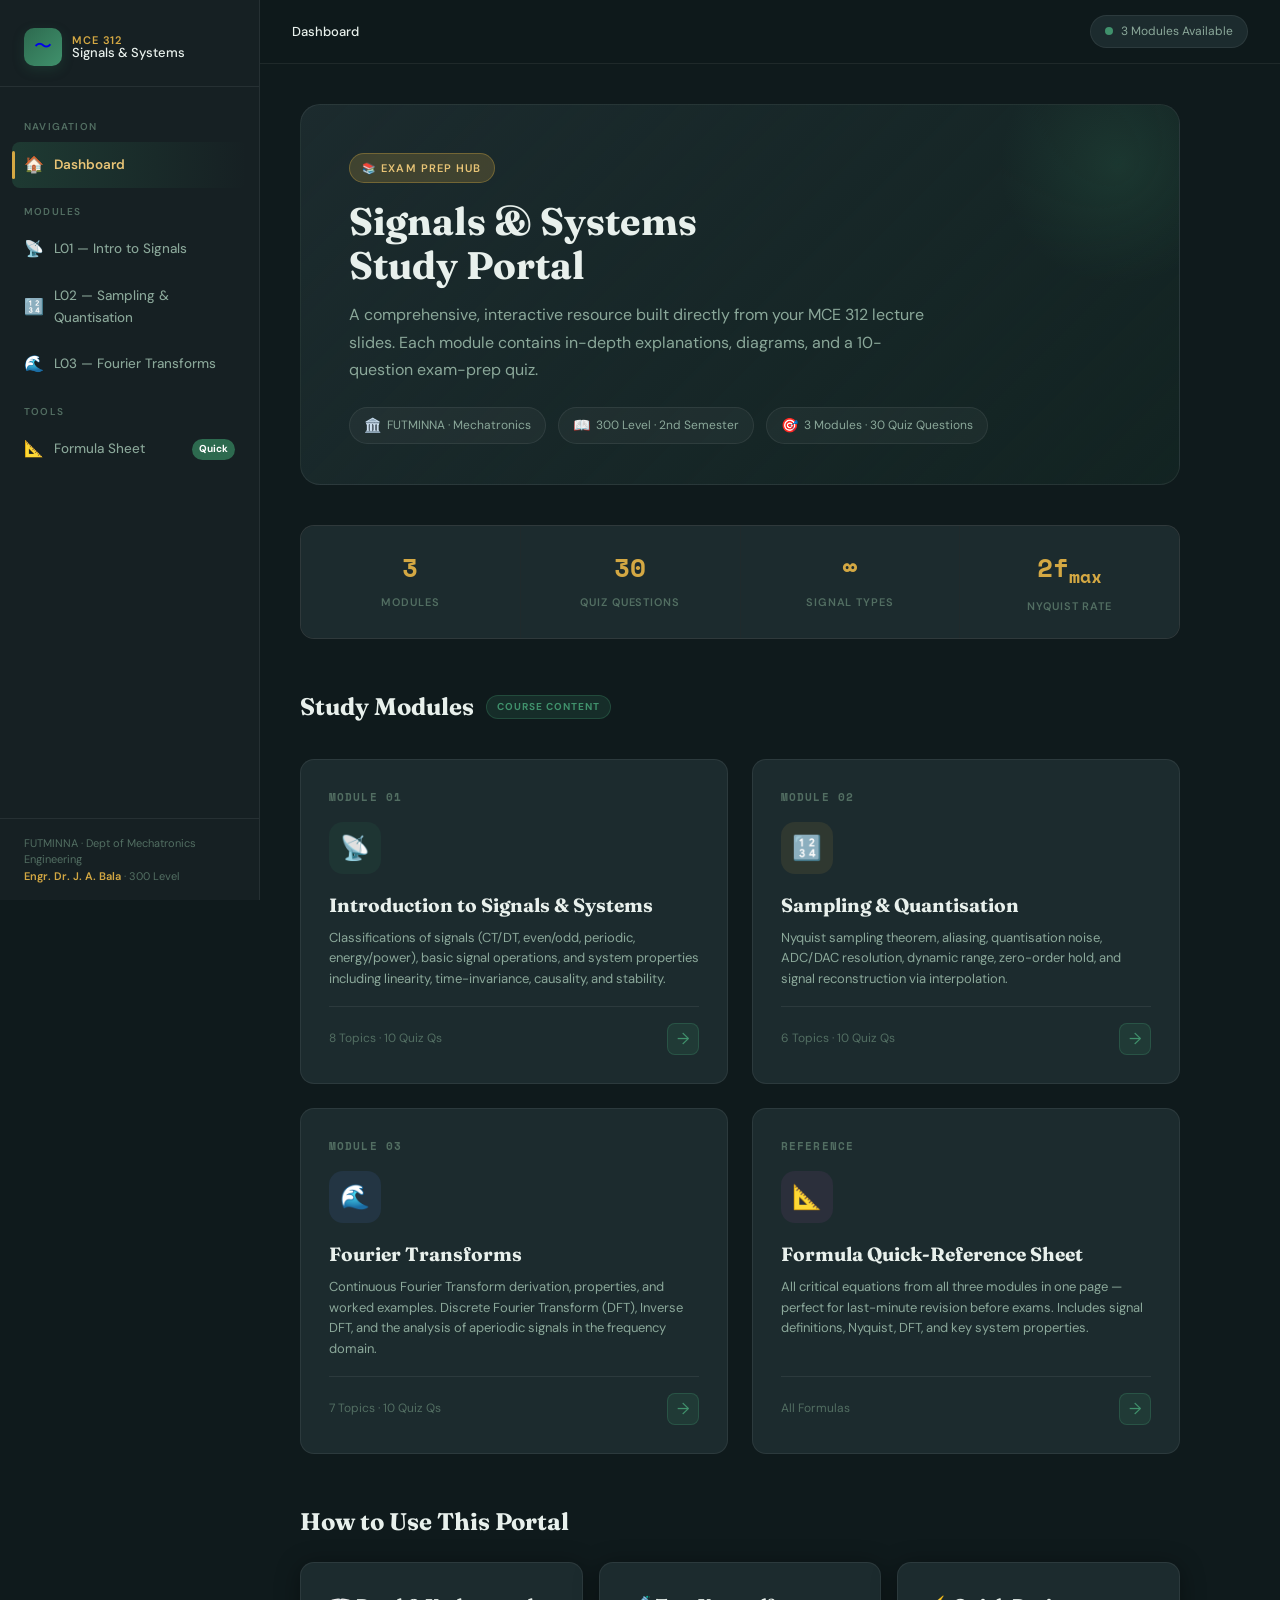
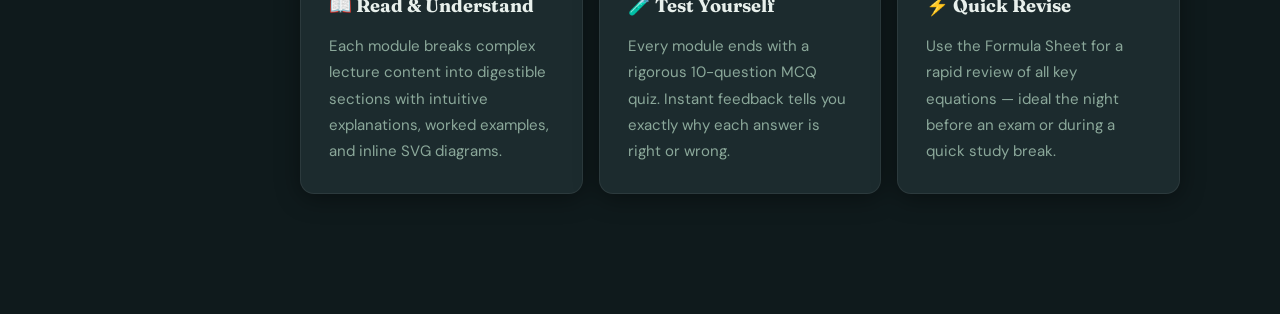
<file: index.html>
<!DOCTYPE html>
<html lang="en">
<head>
  <meta charset="UTF-8" />
  <meta name="viewport" content="width=device-width, initial-scale=1.0" />
  <title>MCE 312 — Signals &amp; Systems</title>
  <link rel="stylesheet" href="style.css" />
</head>
<body>
<div class="app-shell">

  <!-- Sidebar -->
  <aside class="sidebar">
    <div class="sidebar-logo">
      <a href="index.html" class="logo-badge">
        <div class="logo-icon">〜</div>
        <div class="logo-text">
          <span class="course">MCE 312</span>
          <span class="title">Signals &amp; Systems</span>
        </div>
      </a>
    </div>
    <nav class="sidebar-nav">
      <div class="nav-section-label">Navigation</div>
      <a href="index.html" class="nav-item">
        <span class="nav-icon">🏠</span> Dashboard
      </a>

      <div class="nav-section-label">Modules</div>
      <a href="l01-intro.html" class="nav-item">
        <span class="nav-icon">📡</span> L01 — Intro to Signals
      </a>
      <a href="l02-sampling.html" class="nav-item">
        <span class="nav-icon">🔢</span> L02 — Sampling &amp; Quantisation
      </a>
      <a href="l03-fourier.html" class="nav-item">
        <span class="nav-icon">🌊</span> L03 — Fourier Transforms
      </a>

      <div class="nav-section-label">Tools</div>
      <a href="formulas.html" class="nav-item">
        <span class="nav-icon">📐</span> Formula Sheet
        <span class="nav-badge">Quick</span>
      </a>
    </nav>
    <div class="sidebar-footer">
      <p>FUTMINNA · Dept of Mechatronics Engineering<br/>
      <span>Engr. Dr. J. A. Bala</span> · 300 Level</p>
    </div>
  </aside>
  <div class="sidebar-overlay"></div>

  <!-- Main -->
  <main class="main-content">
    <div class="topbar">
      <div class="topbar-left">
        <button class="menu-toggle" aria-label="Toggle menu">☰</button>
        <nav class="breadcrumb">
          <span class="current">Dashboard</span>
        </nav>
      </div>
      <div class="topbar-right">
        <div class="progress-pill">
          <span class="dot"></span>
          3 Modules Available
        </div>
      </div>
    </div>

    <div class="page-content fade-in">

      <!-- Hero -->
      <div class="page-hero">
        <div class="hero-tag">📚 Exam Prep Hub</div>
        <h1>Signals &amp; Systems<br/>Study Portal</h1>
        <p class="subtitle">A comprehensive, interactive resource built directly from your MCE 312 lecture slides. Each module contains in-depth explanations, diagrams, and a 10-question exam-prep quiz.</p>
        <div class="hero-meta">
          <div class="meta-chip"><span class="icon">🏛️</span> FUTMINNA · Mechatronics</div>
          <div class="meta-chip"><span class="icon">📖</span> 300 Level · 2nd Semester</div>
          <div class="meta-chip"><span class="icon">🎯</span> 3 Modules · 30 Quiz Questions</div>
        </div>
      </div>

      <!-- Stats bar -->
      <div class="stats-bar">
        <div class="stats-bar-item">
          <span class="val">3</span>
          <span class="lbl">Modules</span>
        </div>
        <div class="stats-bar-item">
          <span class="val">30</span>
          <span class="lbl">Quiz Questions</span>
        </div>
        <div class="stats-bar-item">
          <span class="val">∞</span>
          <span class="lbl">Signal Types</span>
        </div>
        <div class="stats-bar-item">
          <span class="val">2f<sub style="font-size:0.7em">max</sub></span>
          <span class="lbl">Nyquist Rate</span>
        </div>
      </div>

      <!-- Modules -->
      <div class="section-heading">
        <h2>Study Modules</h2>
        <span class="tag">Course Content</span>
      </div>

      <div class="module-grid">

        <a href="l01-intro.html" class="module-card">
          <div class="module-number">MODULE 01</div>
          <div class="module-card-icon" style="background:rgba(45,106,79,0.15); color: #40916C;">📡</div>
          <div>
            <h3>Introduction to Signals &amp; Systems</h3>
            <p>Classifications of signals (CT/DT, even/odd, periodic, energy/power), basic signal operations, and system properties including linearity, time-invariance, causality, and stability.</p>
          </div>
          <div class="module-card-footer">
            <span class="topic-count">8 Topics · 10 Quiz Qs</span>
            <div class="arrow-btn">→</div>
          </div>
        </a>

        <a href="l02-sampling.html" class="module-card">
          <div class="module-number">MODULE 02</div>
          <div class="module-card-icon" style="background:rgba(212,168,67,0.1); color: var(--gold);">🔢</div>
          <div>
            <h3>Sampling &amp; Quantisation</h3>
            <p>Nyquist sampling theorem, aliasing, quantisation noise, ADC/DAC resolution, dynamic range, zero-order hold, and signal reconstruction via interpolation.</p>
          </div>
          <div class="module-card-footer">
            <span class="topic-count">6 Topics · 10 Quiz Qs</span>
            <div class="arrow-btn">→</div>
          </div>
        </a>

        <a href="l03-fourier.html" class="module-card">
          <div class="module-number">MODULE 03</div>
          <div class="module-card-icon" style="background:rgba(80,120,220,0.12); color: #7eb3ff;">🌊</div>
          <div>
            <h3>Fourier Transforms</h3>
            <p>Continuous Fourier Transform derivation, properties, and worked examples. Discrete Fourier Transform (DFT), Inverse DFT, and the analysis of aperiodic signals in the frequency domain.</p>
          </div>
          <div class="module-card-footer">
            <span class="topic-count">7 Topics · 10 Quiz Qs</span>
            <div class="arrow-btn">→</div>
          </div>
        </a>

        <a href="formulas.html" class="module-card">
          <div class="module-number">REFERENCE</div>
          <div class="module-card-icon" style="background:rgba(180,80,180,0.1); color: #cc88ff;">📐</div>
          <div>
            <h3>Formula Quick-Reference Sheet</h3>
            <p>All critical equations from all three modules in one page — perfect for last-minute revision before exams. Includes signal definitions, Nyquist, DFT, and key system properties.</p>
          </div>
          <div class="module-card-footer">
            <span class="topic-count">All Formulas</span>
            <div class="arrow-btn">→</div>
          </div>
        </a>

      </div>

      <!-- How to use -->
      <div class="section-heading" style="margin-top:48px">
        <h2>How to Use This Portal</h2>
      </div>
      <div class="grid-3">
        <div class="card">
          <h3>📖 Read &amp; Understand</h3>
          <p>Each module breaks complex lecture content into digestible sections with intuitive explanations, worked examples, and inline SVG diagrams.</p>
        </div>
        <div class="card">
          <h3>🧪 Test Yourself</h3>
          <p>Every module ends with a rigorous 10-question MCQ quiz. Instant feedback tells you exactly why each answer is right or wrong.</p>
        </div>
        <div class="card">
          <h3>⚡ Quick Revise</h3>
          <p>Use the Formula Sheet for a rapid review of all key equations — ideal the night before an exam or during a quick study break.</p>
        </div>
      </div>

    </div><!-- end page-content -->
  </main>
</div>
<script src="main.js"></script>
</body>
</html>
</file>
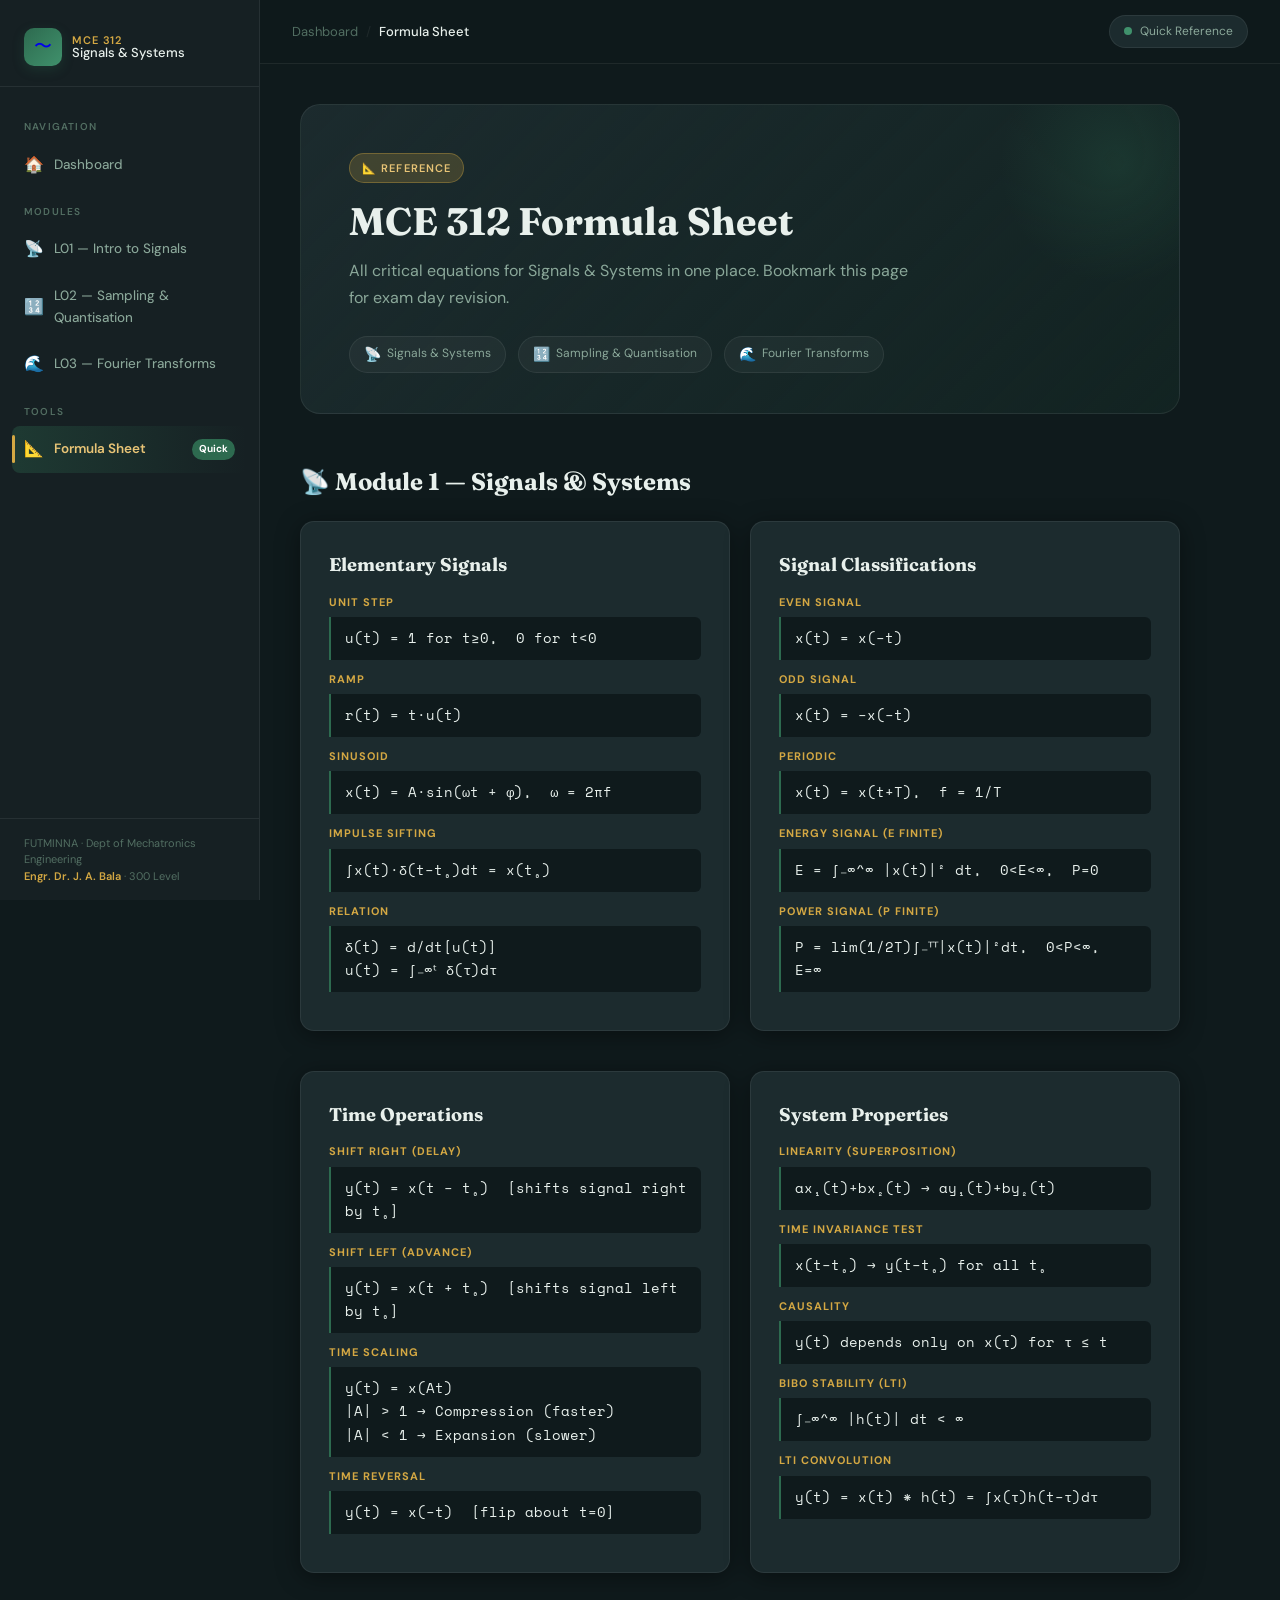
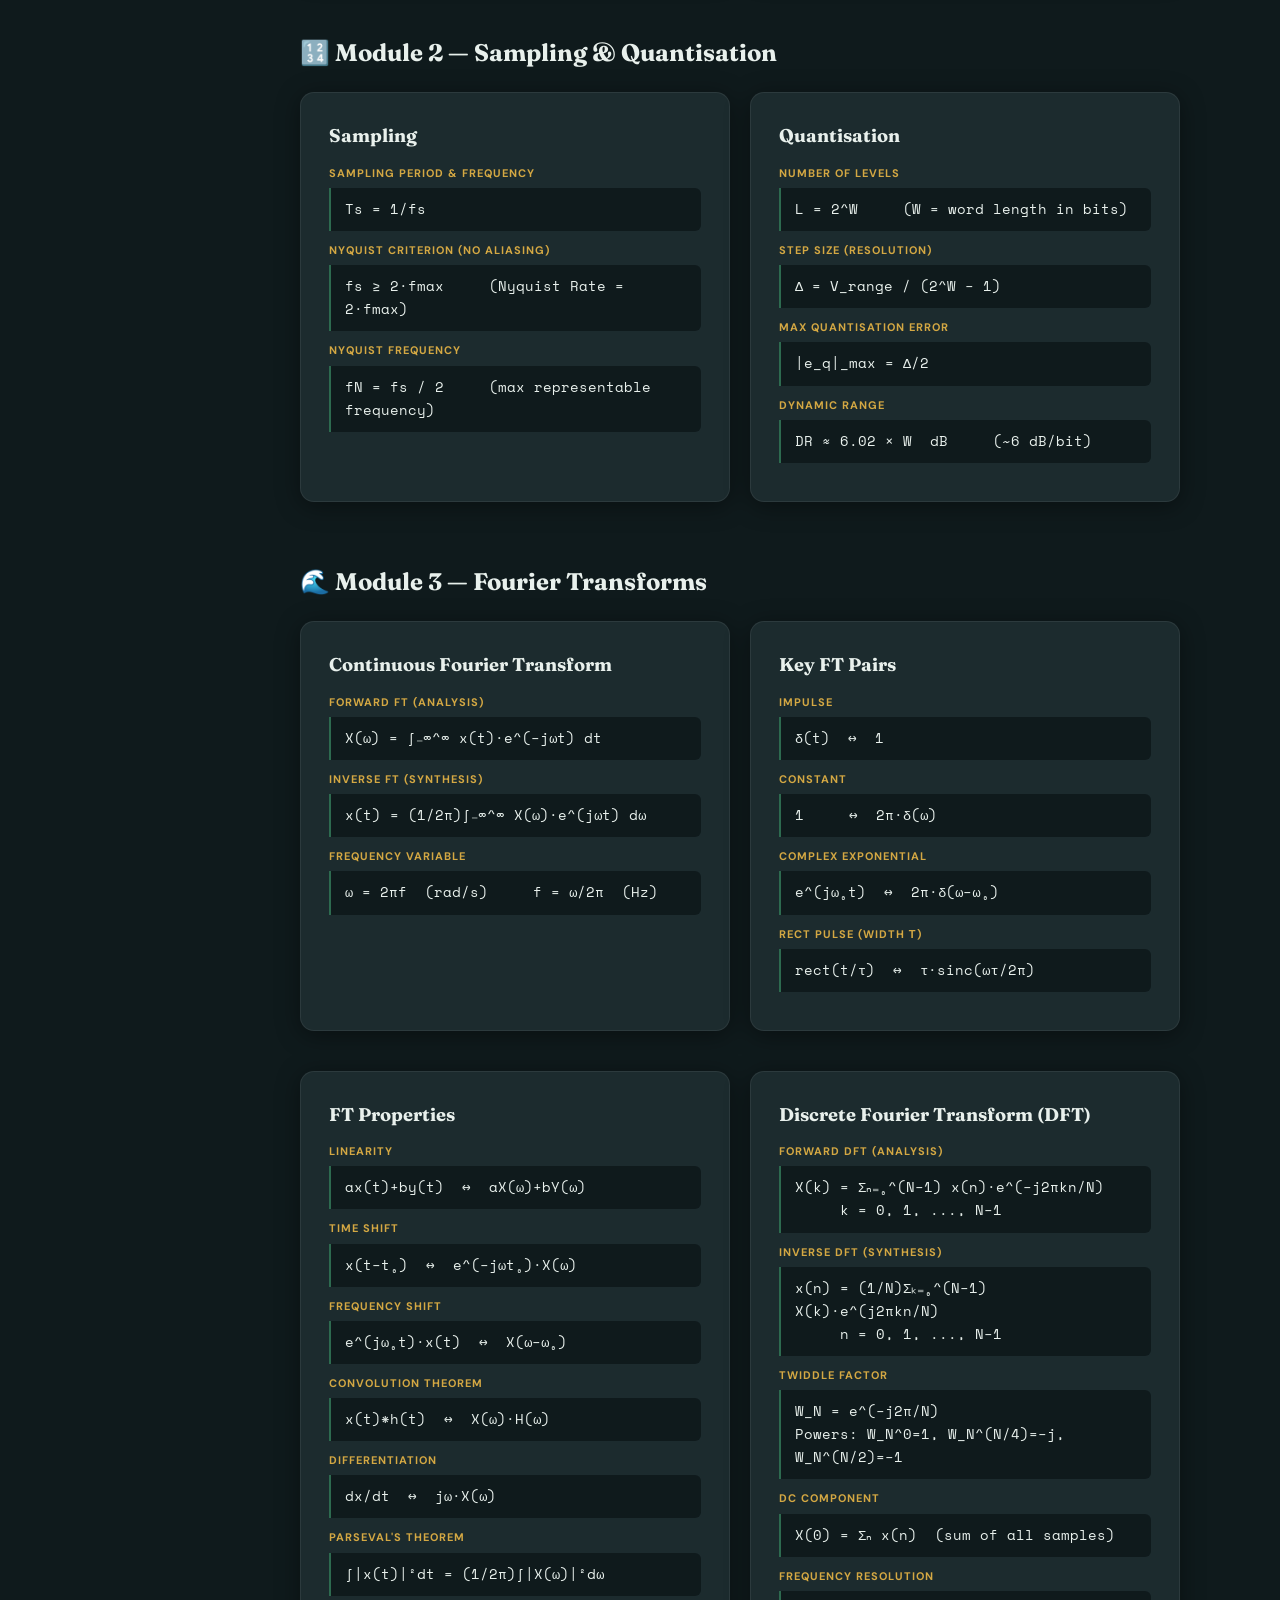
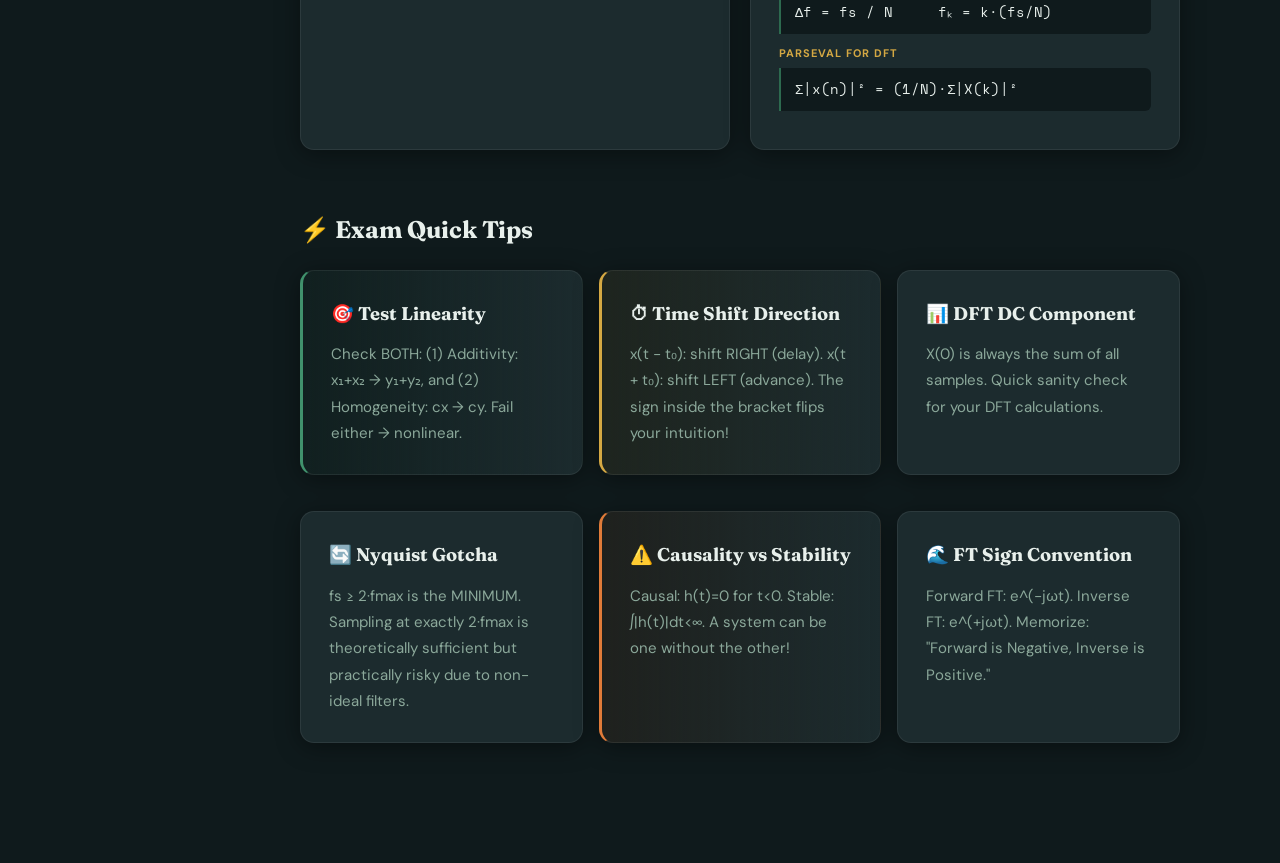
<file: formulas.html>
<!DOCTYPE html>
<html lang="en">
<head>
  <meta charset="UTF-8" />
  <meta name="viewport" content="width=device-width, initial-scale=1.0" />
  <title>Formula Sheet | MCE 312</title>
  <link rel="stylesheet" href="style.css" />
  <style>
    .formula-grid { display: grid; grid-template-columns: 1fr 1fr; gap: 20px; }
    @media (max-width: 700px) { .formula-grid { grid-template-columns: 1fr; } }
    .f-block { margin-bottom: 10px; }
    .f-block .f-label { font-size: 11px; font-weight: 700; color: var(--gold); text-transform: uppercase; letter-spacing: 0.09em; margin-bottom: 6px; }
    .f-block .f-eq { font-family: 'Space Mono', monospace; font-size: 0.85rem; color: var(--text-primary); background: var(--bg-deep); border-left: 2px solid var(--teal); padding: 10px 14px; border-radius: 0 6px 6px 0; line-height: 1.7; white-space: pre-wrap; }
  </style>
</head>
<body>
<div class="app-shell">

  <aside class="sidebar">
    <div class="sidebar-logo">
      <a href="index.html" class="logo-badge">
        <div class="logo-icon">〜</div>
        <div class="logo-text">
          <span class="course">MCE 312</span>
          <span class="title">Signals &amp; Systems</span>
        </div>
      </a>
    </div>
    <nav class="sidebar-nav">
      <div class="nav-section-label">Navigation</div>
      <a href="index.html" class="nav-item"><span class="nav-icon">🏠</span> Dashboard</a>
      <div class="nav-section-label">Modules</div>
      <a href="l01-intro.html" class="nav-item"><span class="nav-icon">📡</span> L01 — Intro to Signals</a>
      <a href="l02-sampling.html" class="nav-item"><span class="nav-icon">🔢</span> L02 — Sampling &amp; Quantisation</a>
      <a href="l03-fourier.html" class="nav-item"><span class="nav-icon">🌊</span> L03 — Fourier Transforms</a>
      <div class="nav-section-label">Tools</div>
      <a href="formulas.html" class="nav-item active"><span class="nav-icon">📐</span> Formula Sheet <span class="nav-badge">Quick</span></a>
    </nav>
    <div class="sidebar-footer">
      <p>FUTMINNA · Dept of Mechatronics Engineering<br/><span>Engr. Dr. J. A. Bala</span> · 300 Level</p>
    </div>
  </aside>
  <div class="sidebar-overlay"></div>

  <main class="main-content">
    <div class="topbar">
      <div class="topbar-left">
        <button class="menu-toggle">☰</button>
        <nav class="breadcrumb">
          <a href="index.html">Dashboard</a>
          <span class="sep">/</span>
          <span class="current">Formula Sheet</span>
        </nav>
      </div>
      <div class="topbar-right">
        <div class="progress-pill"><span class="dot"></span>Quick Reference</div>
      </div>
    </div>

    <div class="page-content fade-in">

      <div class="page-hero">
        <div class="hero-tag">📐 Reference</div>
        <h1>MCE 312 Formula Sheet</h1>
        <p class="subtitle">All critical equations for Signals &amp; Systems in one place. Bookmark this page for exam day revision.</p>
        <div class="hero-meta">
          <div class="meta-chip"><span class="icon">📡</span> Signals &amp; Systems</div>
          <div class="meta-chip"><span class="icon">🔢</span> Sampling &amp; Quantisation</div>
          <div class="meta-chip"><span class="icon">🌊</span> Fourier Transforms</div>
        </div>
      </div>

      <!-- ── Section 1: Signals ─────────────────────────── -->
      <div class="section-heading">
        <h2>📡 Module 1 — Signals &amp; Systems</h2>
      </div>

      <div class="formula-grid">
        <div class="card">
          <h3>Elementary Signals</h3>
          <div class="f-block">
            <div class="f-label">Unit Step</div>
            <div class="f-eq">u(t) = 1 for t≥0,  0 for t&lt;0</div>
          </div>
          <div class="f-block">
            <div class="f-label">Ramp</div>
            <div class="f-eq">r(t) = t·u(t)</div>
          </div>
          <div class="f-block">
            <div class="f-label">Sinusoid</div>
            <div class="f-eq">x(t) = A·sin(ωt + φ),  ω = 2πf</div>
          </div>
          <div class="f-block">
            <div class="f-label">Impulse Sifting</div>
            <div class="f-eq">∫x(t)·δ(t−t₀)dt = x(t₀)</div>
          </div>
          <div class="f-block">
            <div class="f-label">Relation</div>
            <div class="f-eq">δ(t) = d/dt[u(t)]
u(t) = ∫₋∞ᵗ δ(τ)dτ</div>
          </div>
        </div>

        <div class="card">
          <h3>Signal Classifications</h3>
          <div class="f-block">
            <div class="f-label">Even Signal</div>
            <div class="f-eq">x(t) = x(−t)</div>
          </div>
          <div class="f-block">
            <div class="f-label">Odd Signal</div>
            <div class="f-eq">x(t) = −x(−t)</div>
          </div>
          <div class="f-block">
            <div class="f-label">Periodic</div>
            <div class="f-eq">x(t) = x(t+T),  f = 1/T</div>
          </div>
          <div class="f-block">
            <div class="f-label">Energy Signal (E finite)</div>
            <div class="f-eq">E = ∫₋∞^∞ |x(t)|² dt,  0&lt;E&lt;∞,  P=0</div>
          </div>
          <div class="f-block">
            <div class="f-label">Power Signal (P finite)</div>
            <div class="f-eq">P = lim(1/2T)∫₋ᵀᵀ|x(t)|²dt,  0&lt;P&lt;∞,  E=∞</div>
          </div>
        </div>

        <div class="card">
          <h3>Time Operations</h3>
          <div class="f-block">
            <div class="f-label">Shift Right (Delay)</div>
            <div class="f-eq">y(t) = x(t − t₀)  [shifts signal right by t₀]</div>
          </div>
          <div class="f-block">
            <div class="f-label">Shift Left (Advance)</div>
            <div class="f-eq">y(t) = x(t + t₀)  [shifts signal left by t₀]</div>
          </div>
          <div class="f-block">
            <div class="f-label">Time Scaling</div>
            <div class="f-eq">y(t) = x(At)
|A| &gt; 1 → Compression (faster)
|A| &lt; 1 → Expansion (slower)</div>
          </div>
          <div class="f-block">
            <div class="f-label">Time Reversal</div>
            <div class="f-eq">y(t) = x(−t)  [flip about t=0]</div>
          </div>
        </div>

        <div class="card">
          <h3>System Properties</h3>
          <div class="f-block">
            <div class="f-label">Linearity (Superposition)</div>
            <div class="f-eq">ax₁(t)+bx₂(t) → ay₁(t)+by₂(t)</div>
          </div>
          <div class="f-block">
            <div class="f-label">Time Invariance Test</div>
            <div class="f-eq">x(t−t₀) → y(t−t₀) for all t₀</div>
          </div>
          <div class="f-block">
            <div class="f-label">Causality</div>
            <div class="f-eq">y(t) depends only on x(τ) for τ ≤ t</div>
          </div>
          <div class="f-block">
            <div class="f-label">BIBO Stability (LTI)</div>
            <div class="f-eq">∫₋∞^∞ |h(t)| dt &lt; ∞</div>
          </div>
          <div class="f-block">
            <div class="f-label">LTI Convolution</div>
            <div class="f-eq">y(t) = x(t) * h(t) = ∫x(τ)h(t−τ)dτ</div>
          </div>
        </div>
      </div>

      <!-- ── Section 2: Sampling ────────────────────────── -->
      <div class="section-heading" style="margin-top:40px;">
        <h2>🔢 Module 2 — Sampling &amp; Quantisation</h2>
      </div>

      <div class="formula-grid">
        <div class="card">
          <h3>Sampling</h3>
          <div class="f-block">
            <div class="f-label">Sampling Period &amp; Frequency</div>
            <div class="f-eq">Ts = 1/fs</div>
          </div>
          <div class="f-block">
            <div class="f-label">Nyquist Criterion (No Aliasing)</div>
            <div class="f-eq">fs ≥ 2·fmax     (Nyquist Rate = 2·fmax)</div>
          </div>
          <div class="f-block">
            <div class="f-label">Nyquist Frequency</div>
            <div class="f-eq">fN = fs / 2     (max representable frequency)</div>
          </div>
        </div>

        <div class="card">
          <h3>Quantisation</h3>
          <div class="f-block">
            <div class="f-label">Number of Levels</div>
            <div class="f-eq">L = 2^W     (W = word length in bits)</div>
          </div>
          <div class="f-block">
            <div class="f-label">Step Size (Resolution)</div>
            <div class="f-eq">Δ = V_range / (2^W − 1)</div>
          </div>
          <div class="f-block">
            <div class="f-label">Max Quantisation Error</div>
            <div class="f-eq">|e_q|_max = Δ/2</div>
          </div>
          <div class="f-block">
            <div class="f-label">Dynamic Range</div>
            <div class="f-eq">DR ≈ 6.02 × W  dB     (~6 dB/bit)</div>
          </div>
        </div>
      </div>

      <!-- ── Section 3: Fourier ─────────────────────────── -->
      <div class="section-heading" style="margin-top:40px;">
        <h2>🌊 Module 3 — Fourier Transforms</h2>
      </div>

      <div class="formula-grid">
        <div class="card">
          <h3>Continuous Fourier Transform</h3>
          <div class="f-block">
            <div class="f-label">Forward FT (Analysis)</div>
            <div class="f-eq">X(ω) = ∫₋∞^∞ x(t)·e^(−jωt) dt</div>
          </div>
          <div class="f-block">
            <div class="f-label">Inverse FT (Synthesis)</div>
            <div class="f-eq">x(t) = (1/2π)∫₋∞^∞ X(ω)·e^(jωt) dω</div>
          </div>
          <div class="f-block">
            <div class="f-label">Frequency Variable</div>
            <div class="f-eq">ω = 2πf  (rad/s)     f = ω/2π  (Hz)</div>
          </div>
        </div>

        <div class="card">
          <h3>Key FT Pairs</h3>
          <div class="f-block">
            <div class="f-label">Impulse</div>
            <div class="f-eq">δ(t)  ↔  1</div>
          </div>
          <div class="f-block">
            <div class="f-label">Constant</div>
            <div class="f-eq">1     ↔  2π·δ(ω)</div>
          </div>
          <div class="f-block">
            <div class="f-label">Complex Exponential</div>
            <div class="f-eq">e^(jω₀t)  ↔  2π·δ(ω−ω₀)</div>
          </div>
          <div class="f-block">
            <div class="f-label">Rect Pulse (width τ)</div>
            <div class="f-eq">rect(t/τ)  ↔  τ·sinc(ωτ/2π)</div>
          </div>
        </div>

        <div class="card">
          <h3>FT Properties</h3>
          <div class="f-block">
            <div class="f-label">Linearity</div>
            <div class="f-eq">ax(t)+by(t)  ↔  aX(ω)+bY(ω)</div>
          </div>
          <div class="f-block">
            <div class="f-label">Time Shift</div>
            <div class="f-eq">x(t−t₀)  ↔  e^(−jωt₀)·X(ω)</div>
          </div>
          <div class="f-block">
            <div class="f-label">Frequency Shift</div>
            <div class="f-eq">e^(jω₀t)·x(t)  ↔  X(ω−ω₀)</div>
          </div>
          <div class="f-block">
            <div class="f-label">Convolution Theorem</div>
            <div class="f-eq">x(t)*h(t)  ↔  X(ω)·H(ω)</div>
          </div>
          <div class="f-block">
            <div class="f-label">Differentiation</div>
            <div class="f-eq">dx/dt  ↔  jω·X(ω)</div>
          </div>
          <div class="f-block">
            <div class="f-label">Parseval's Theorem</div>
            <div class="f-eq">∫|x(t)|²dt = (1/2π)∫|X(ω)|²dω</div>
          </div>
        </div>

        <div class="card">
          <h3>Discrete Fourier Transform (DFT)</h3>
          <div class="f-block">
            <div class="f-label">Forward DFT (Analysis)</div>
            <div class="f-eq">X(k) = Σₙ₌₀^(N−1) x(n)·e^(−j2πkn/N)
     k = 0, 1, ..., N−1</div>
          </div>
          <div class="f-block">
            <div class="f-label">Inverse DFT (Synthesis)</div>
            <div class="f-eq">x(n) = (1/N)Σₖ₌₀^(N−1) X(k)·e^(j2πkn/N)
     n = 0, 1, ..., N−1</div>
          </div>
          <div class="f-block">
            <div class="f-label">Twiddle Factor</div>
            <div class="f-eq">W_N = e^(−j2π/N)
Powers: W_N^0=1, W_N^(N/4)=−j, W_N^(N/2)=−1</div>
          </div>
          <div class="f-block">
            <div class="f-label">DC Component</div>
            <div class="f-eq">X(0) = Σₙ x(n)  (sum of all samples)</div>
          </div>
          <div class="f-block">
            <div class="f-label">Frequency Resolution</div>
            <div class="f-eq">Δf = fs / N     fₖ = k·(fs/N)</div>
          </div>
          <div class="f-block">
            <div class="f-label">Parseval for DFT</div>
            <div class="f-eq">Σ|x(n)|² = (1/N)·Σ|X(k)|²</div>
          </div>
        </div>
      </div>

      <!-- ── Quick Tips ─────────────────────────────────── -->
      <div class="section-heading" style="margin-top:40px;">
        <h2>⚡ Exam Quick Tips</h2>
      </div>

      <div class="grid-3">
        <div class="card accent-teal">
          <h3>🎯 Test Linearity</h3>
          <p>Check BOTH: (1) Additivity: x₁+x₂ → y₁+y₂, and (2) Homogeneity: cx → cy. Fail either → nonlinear.</p>
        </div>
        <div class="card accent-gold">
          <h3>⏱ Time Shift Direction</h3>
          <p>x(t − t₀): shift RIGHT (delay). x(t + t₀): shift LEFT (advance). The sign inside the bracket flips your intuition!</p>
        </div>
        <div class="card">
          <h3>📊 DFT DC Component</h3>
          <p>X(0) is always the sum of all samples. Quick sanity check for your DFT calculations.</p>
        </div>
        <div class="card">
          <h3>🔄 Nyquist Gotcha</h3>
          <p>fs ≥ 2·fmax is the MINIMUM. Sampling at exactly 2·fmax is theoretically sufficient but practically risky due to non-ideal filters.</p>
        </div>
        <div class="card accent-warn">
          <h3>⚠️ Causality vs Stability</h3>
          <p>Causal: h(t)=0 for t&lt;0. Stable: ∫|h(t)|dt&lt;∞. A system can be one without the other!</p>
        </div>
        <div class="card">
          <h3>🌊 FT Sign Convention</h3>
          <p>Forward FT: e^(−jωt). Inverse FT: e^(+jωt). Memorize: "Forward is Negative, Inverse is Positive."</p>
        </div>
      </div>

    </div>
  </main>
</div>
<script src="main.js"></script>
</body>
</html>
</file>
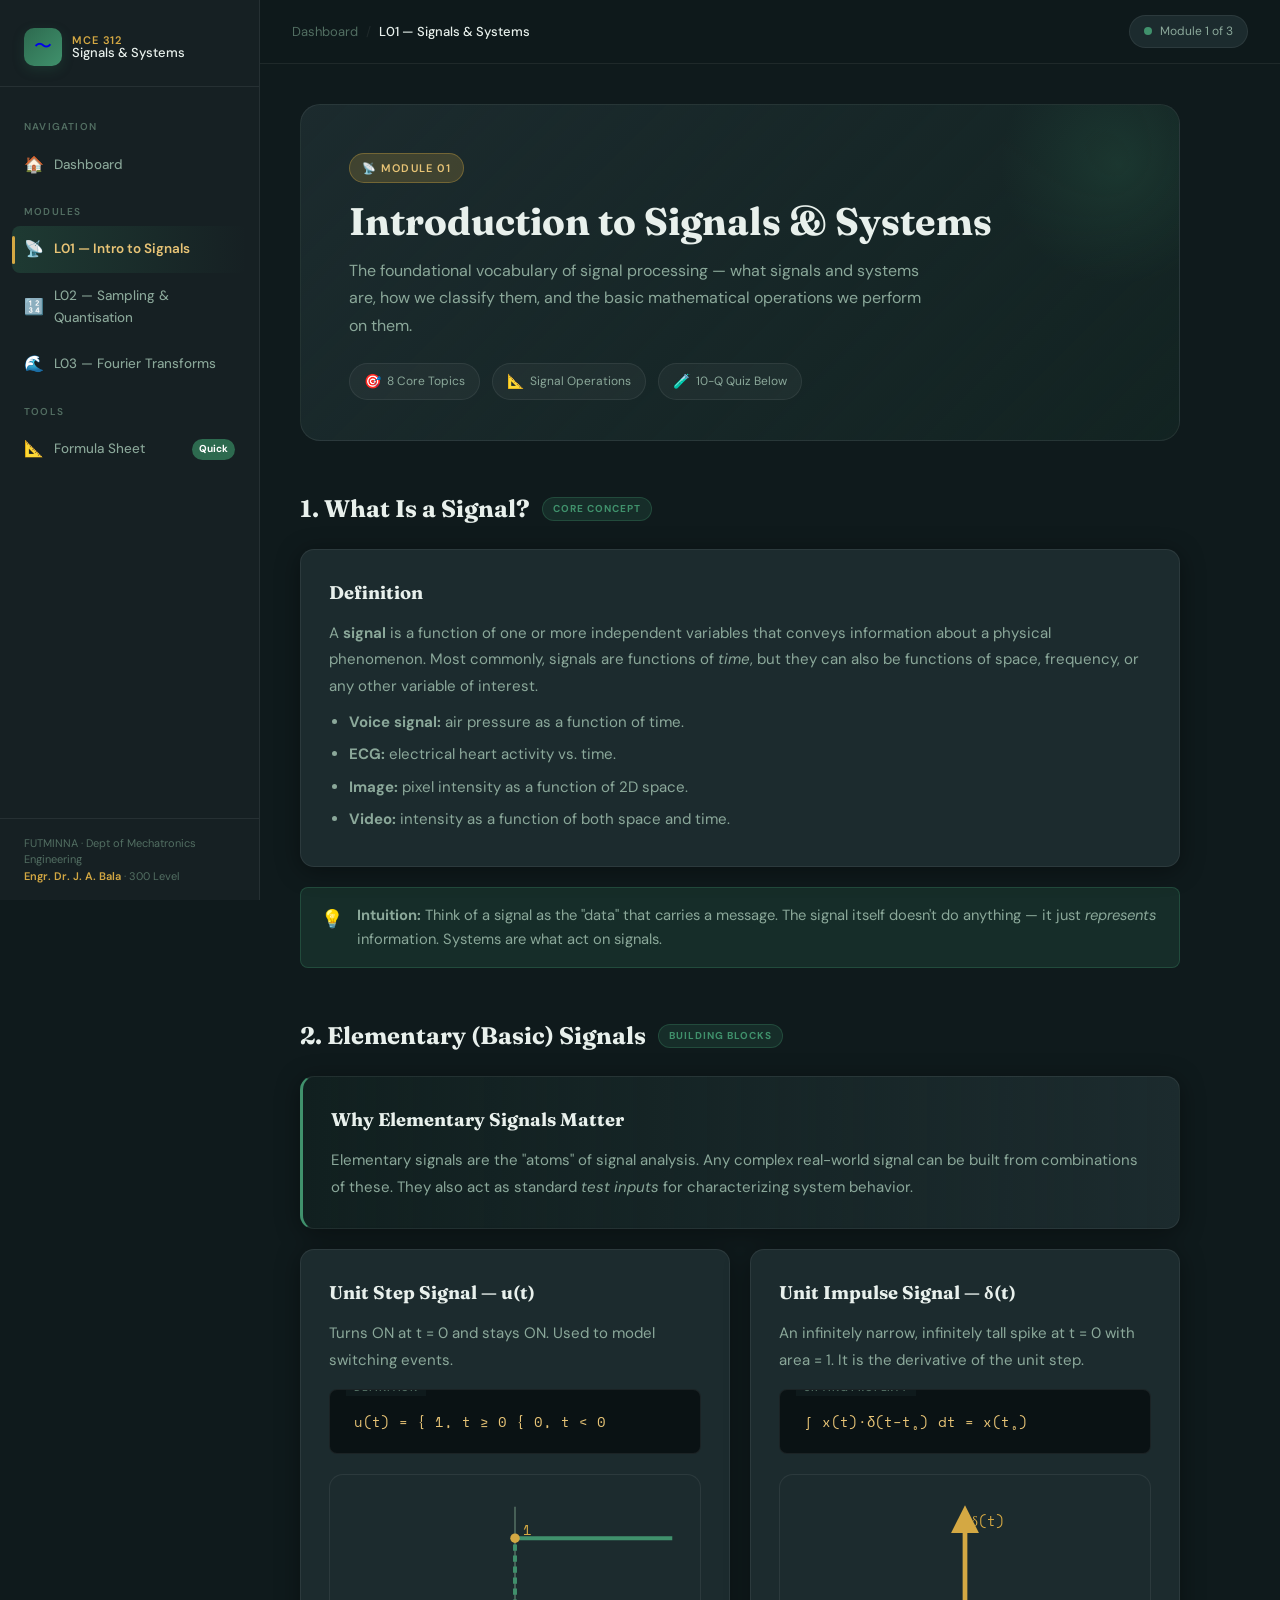
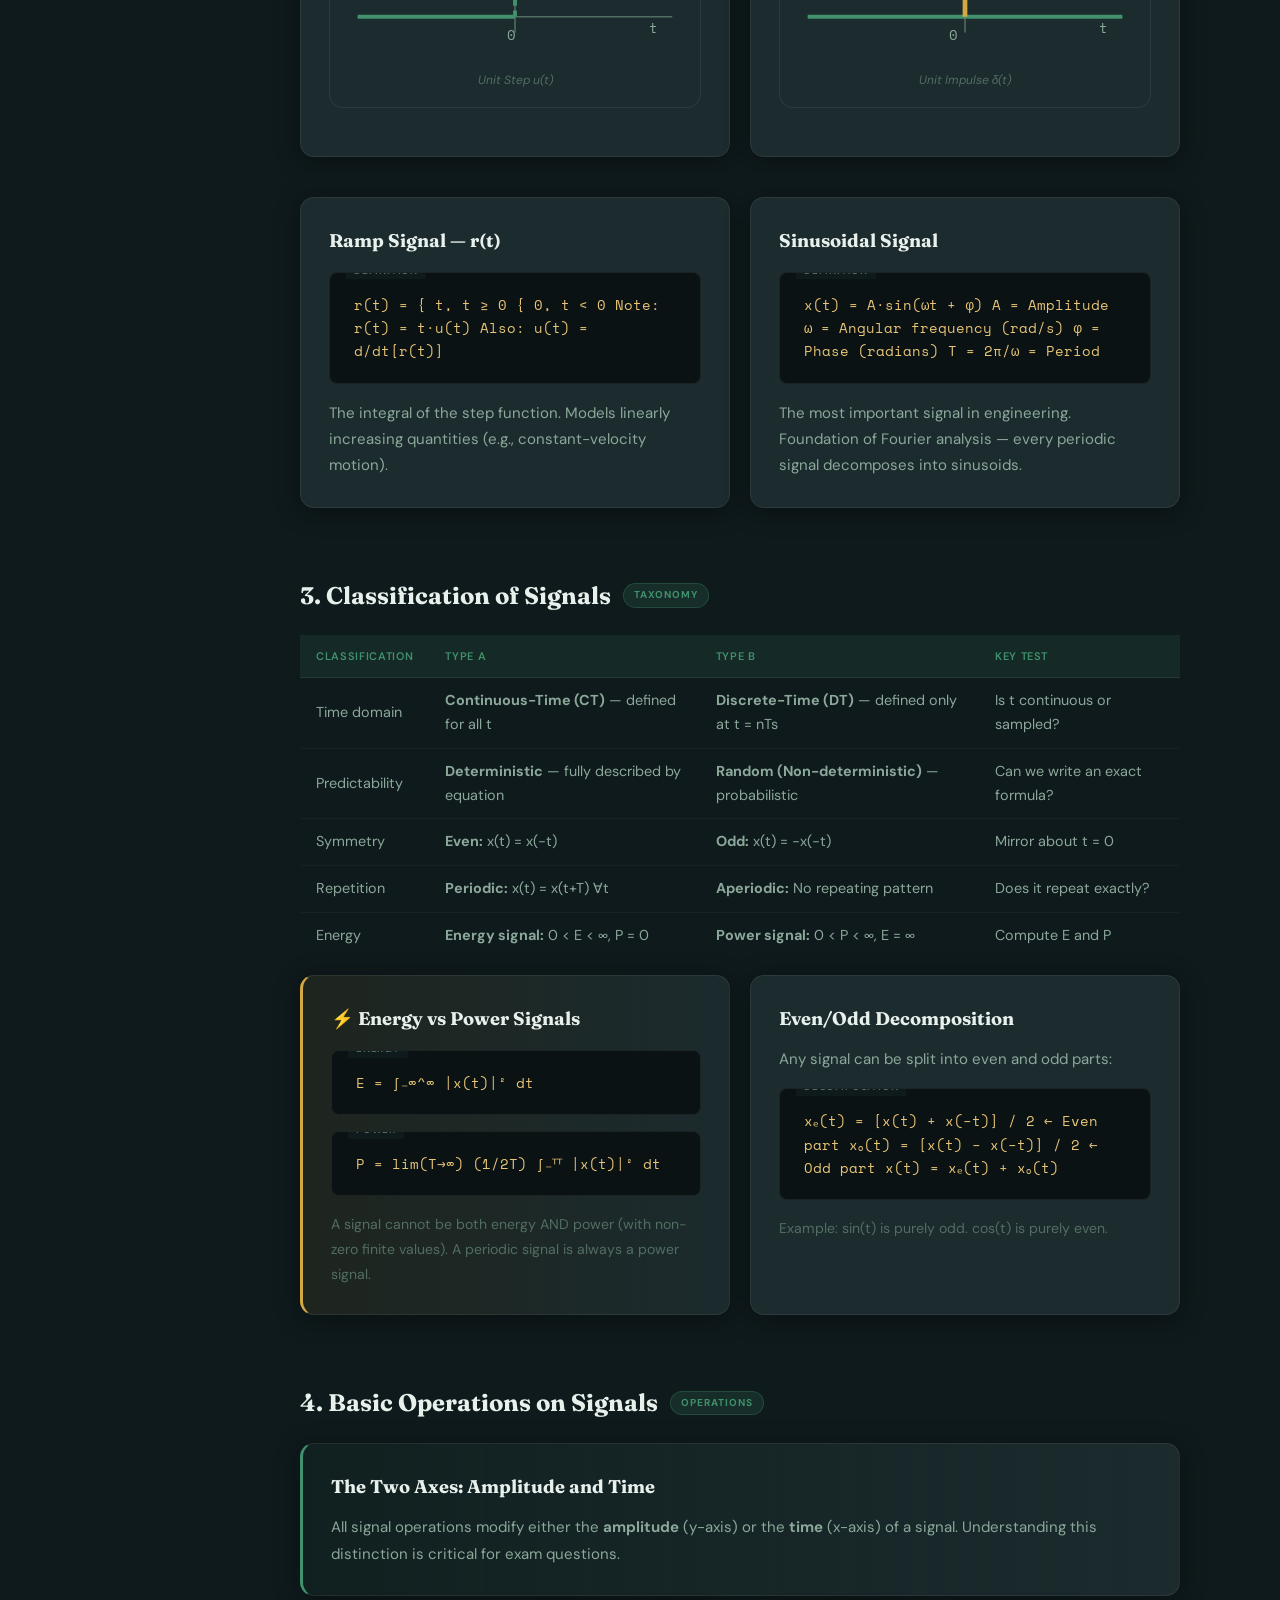
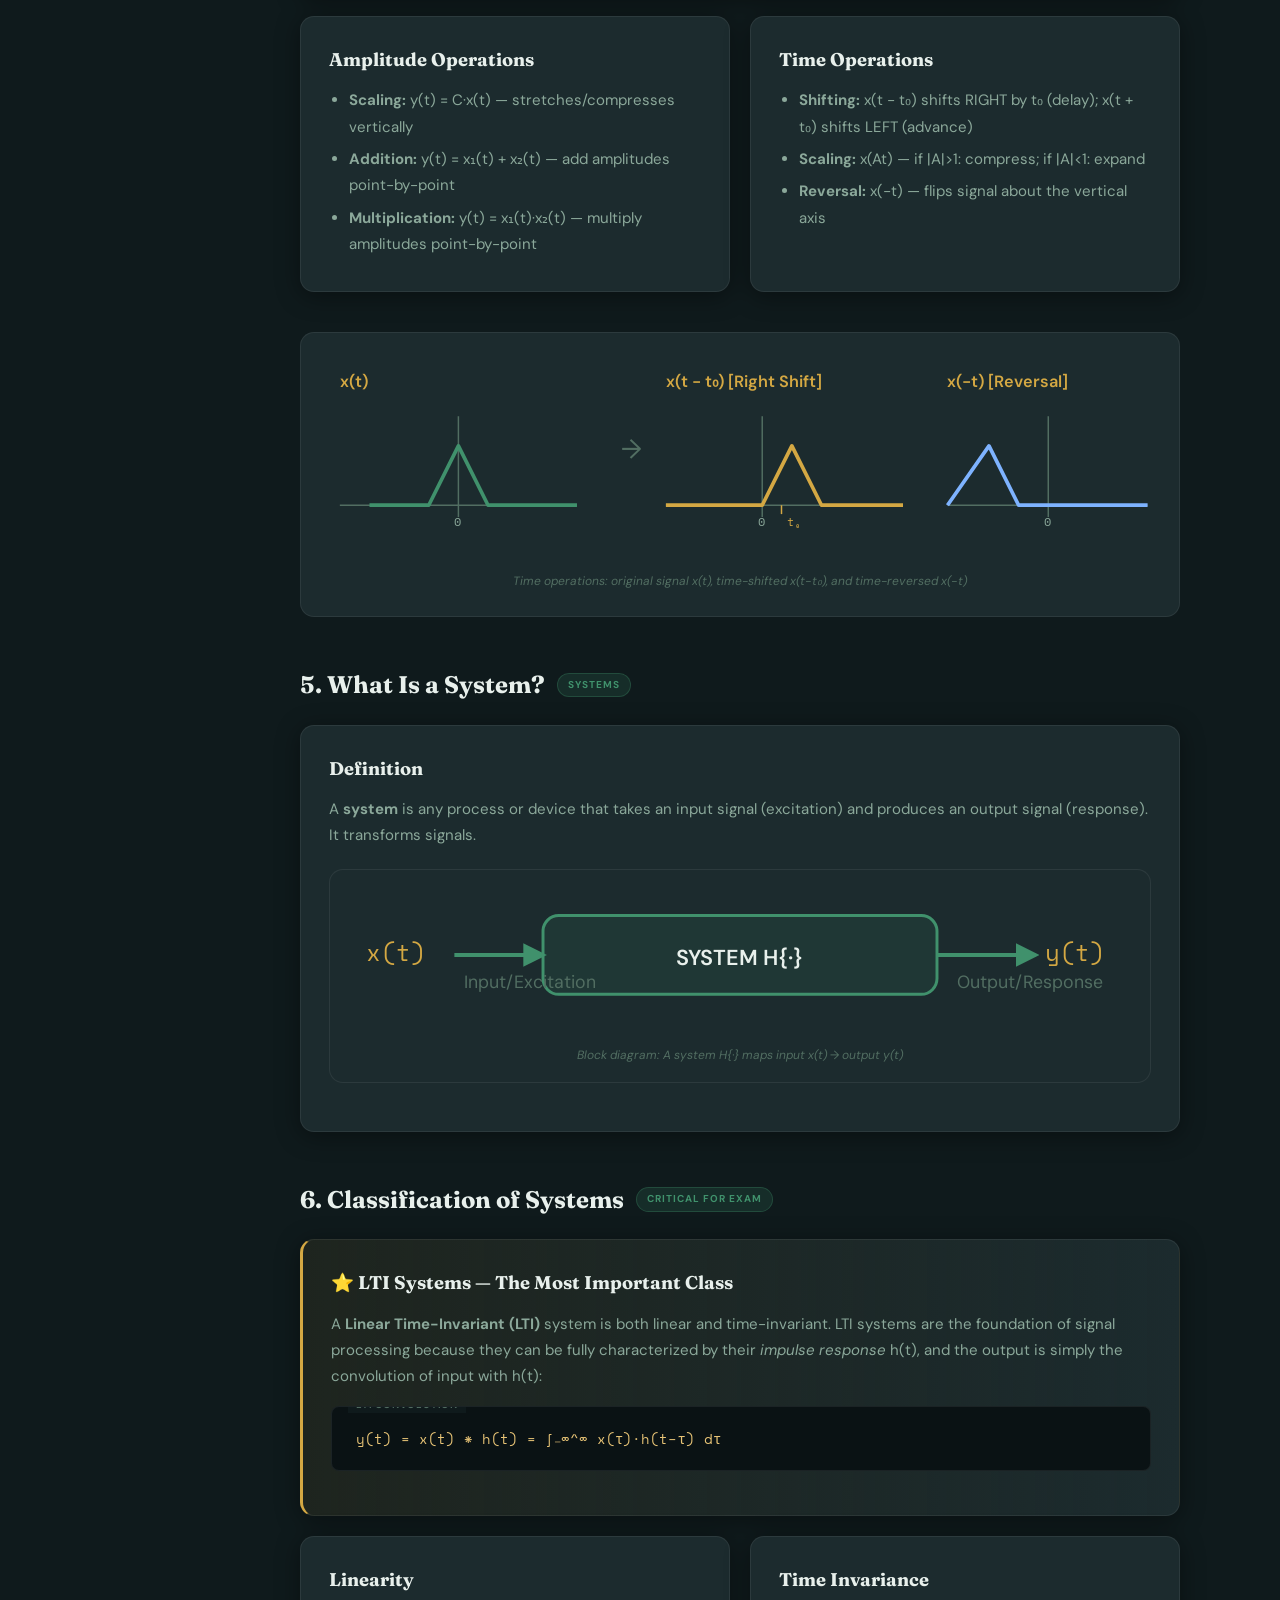
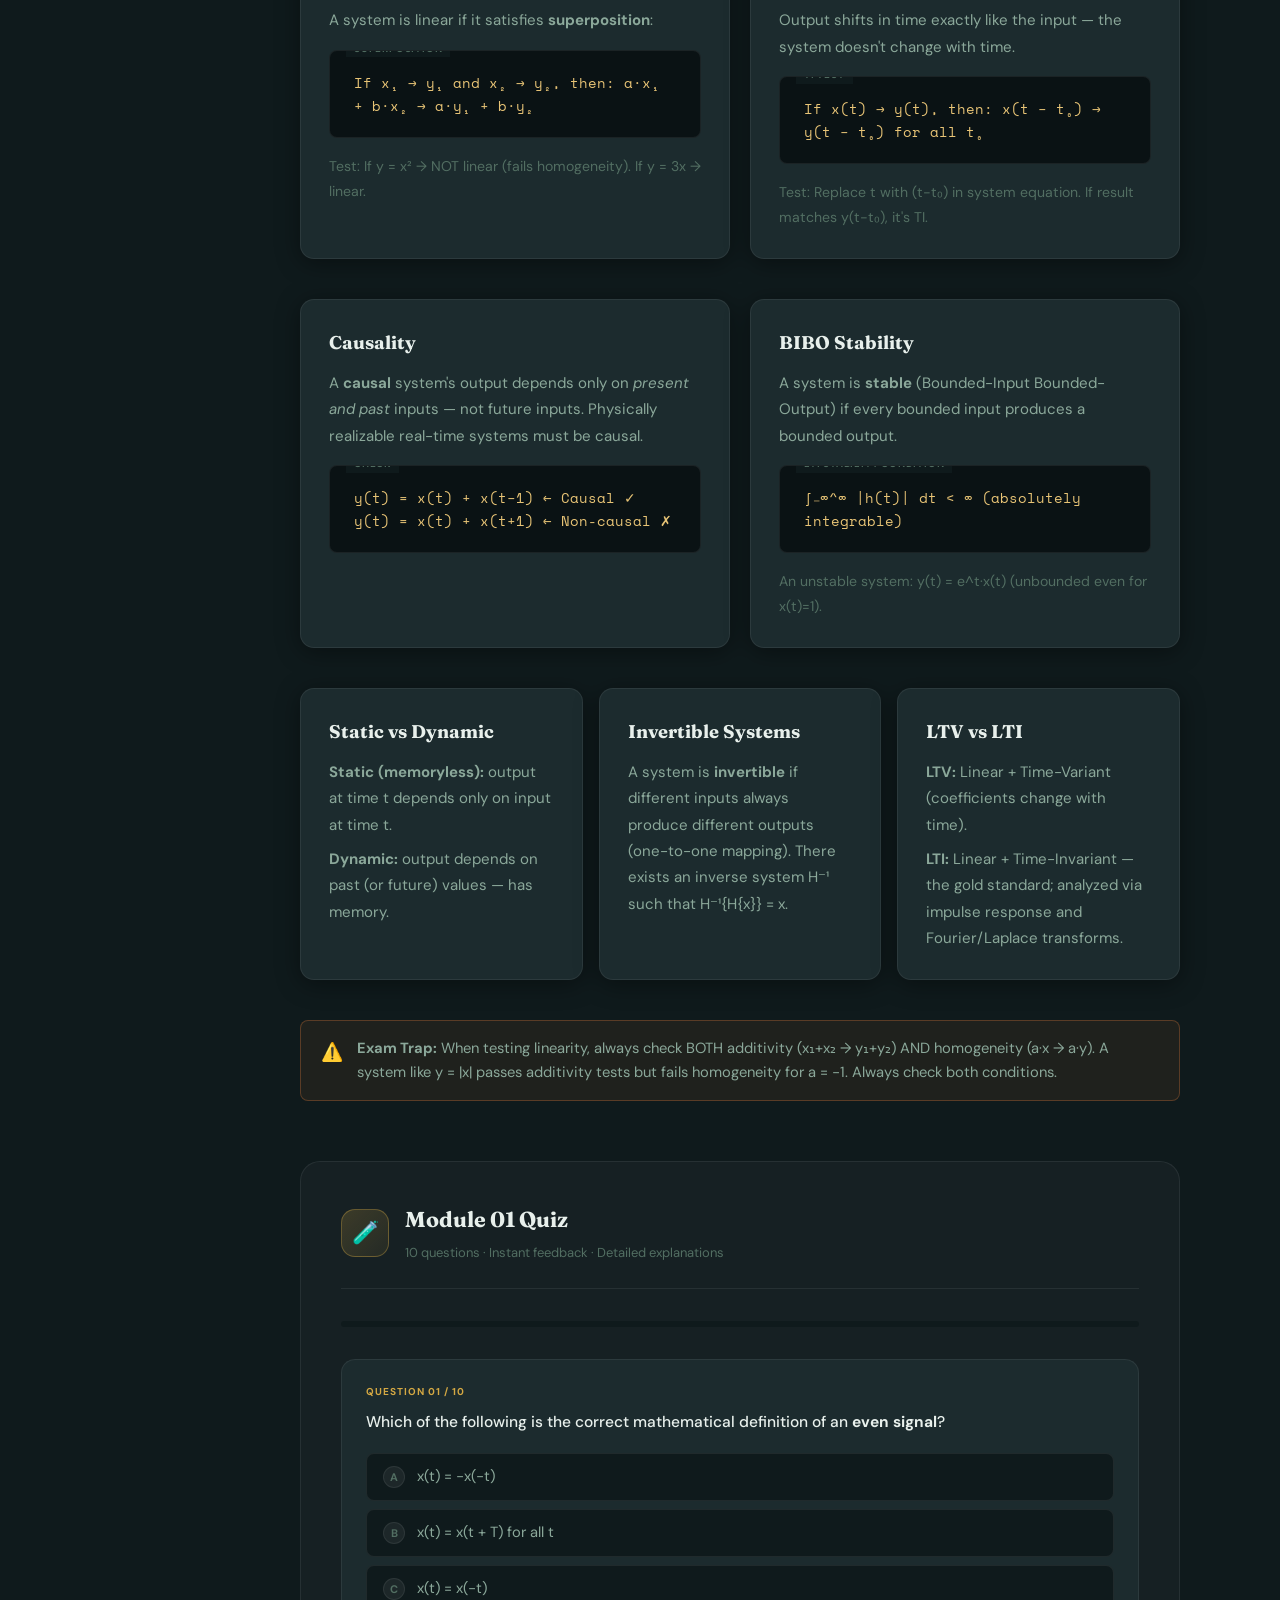
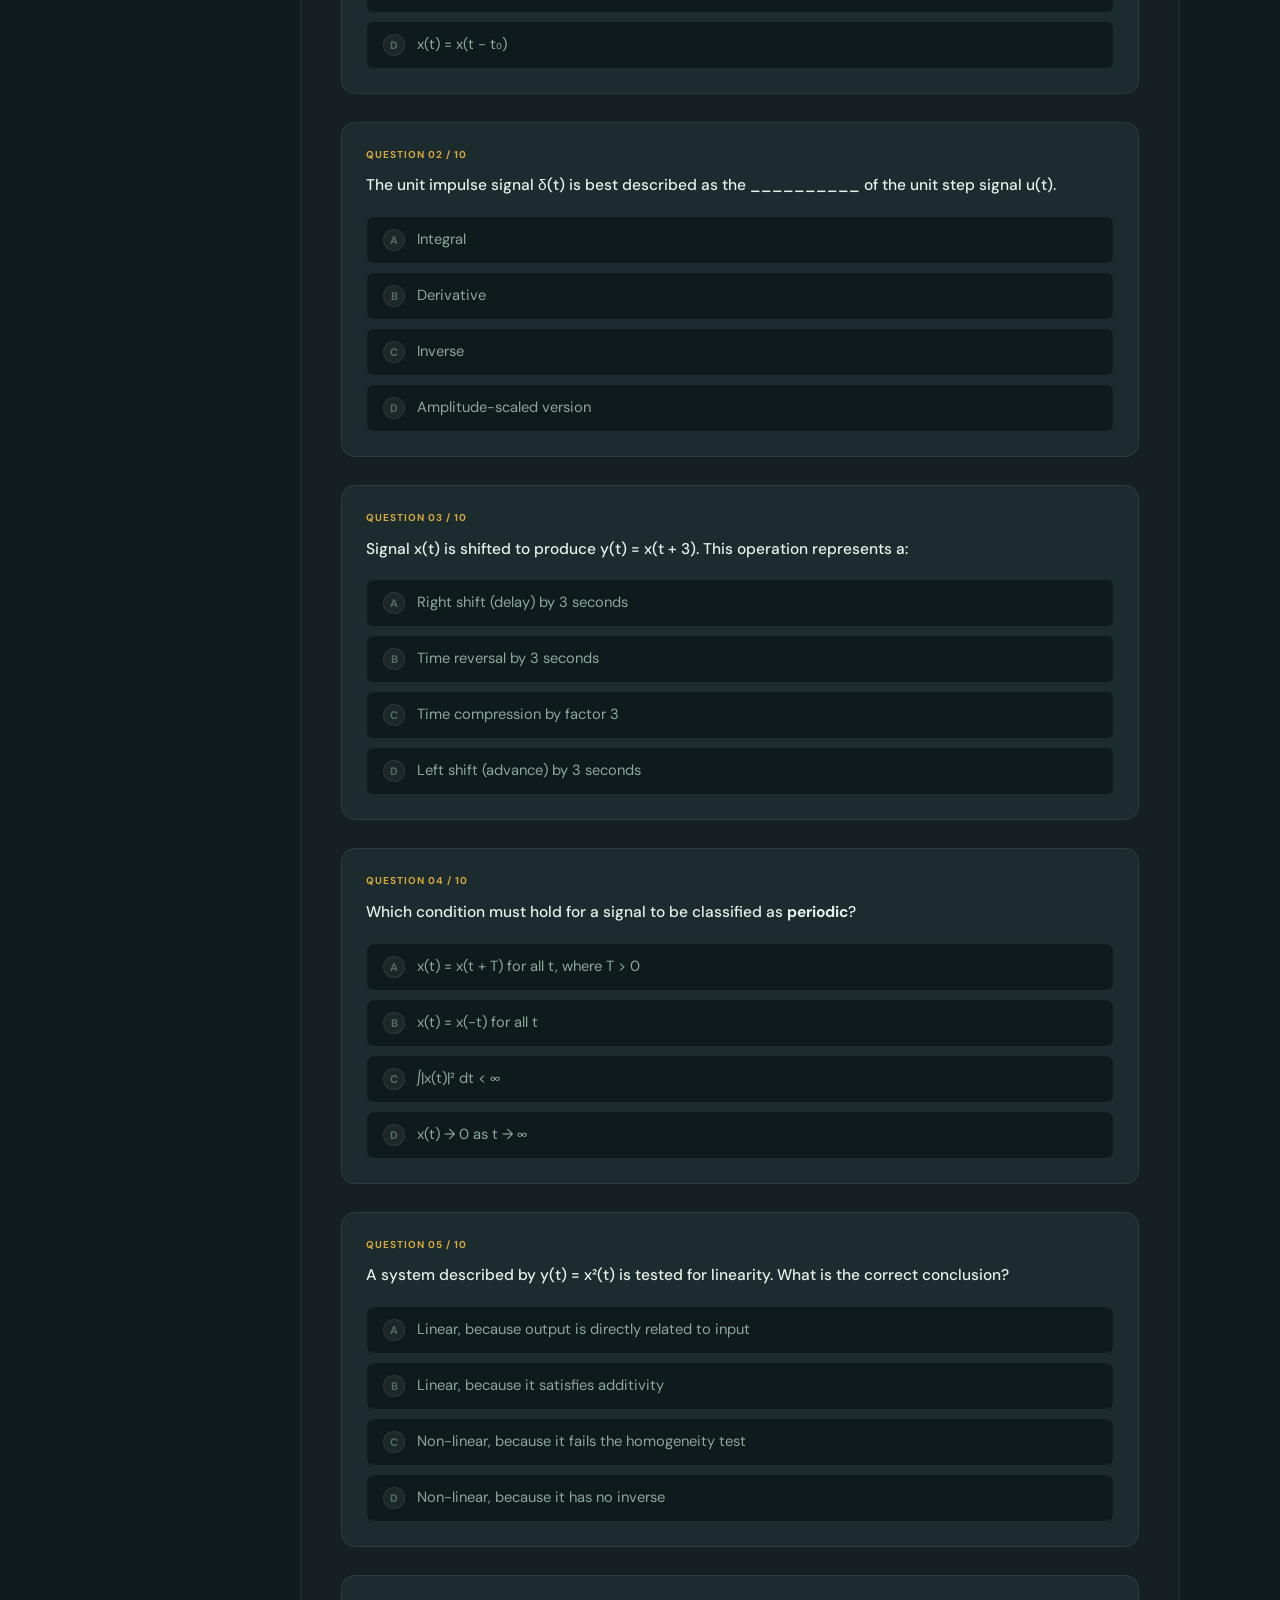
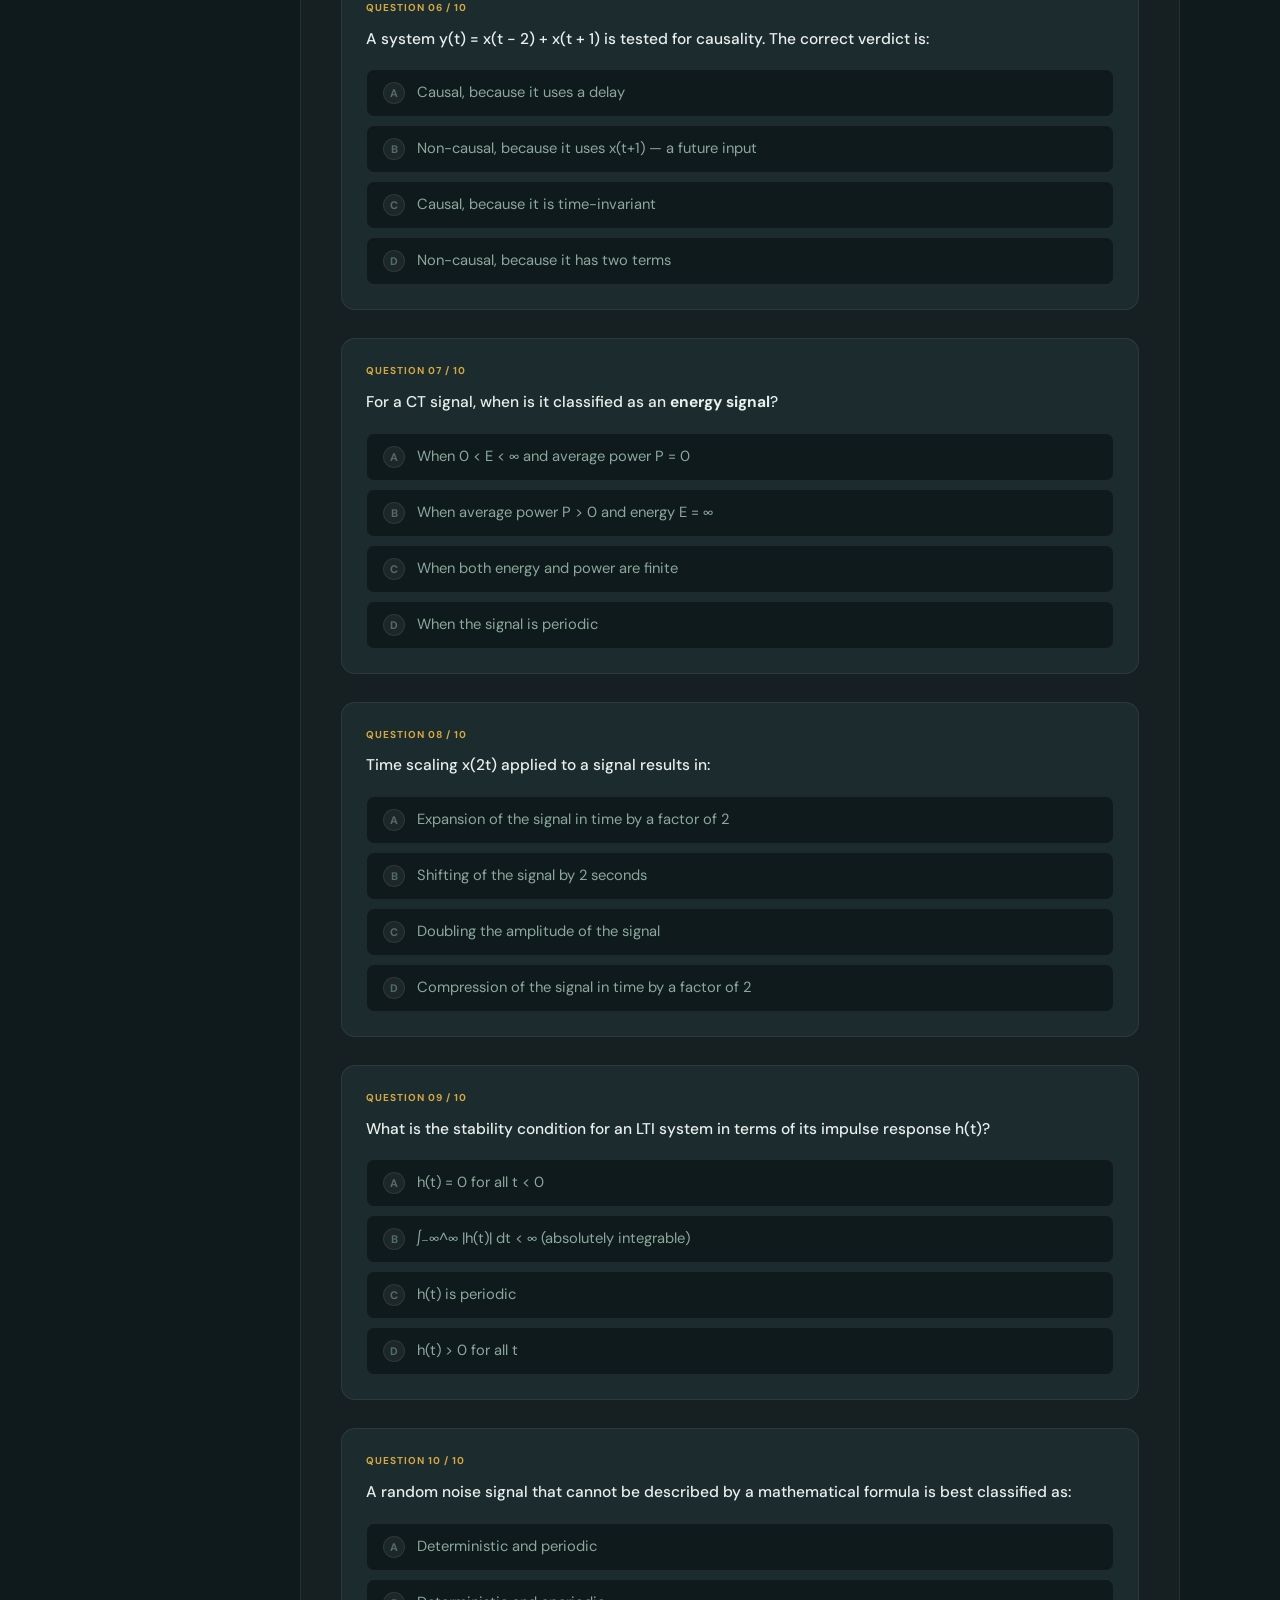
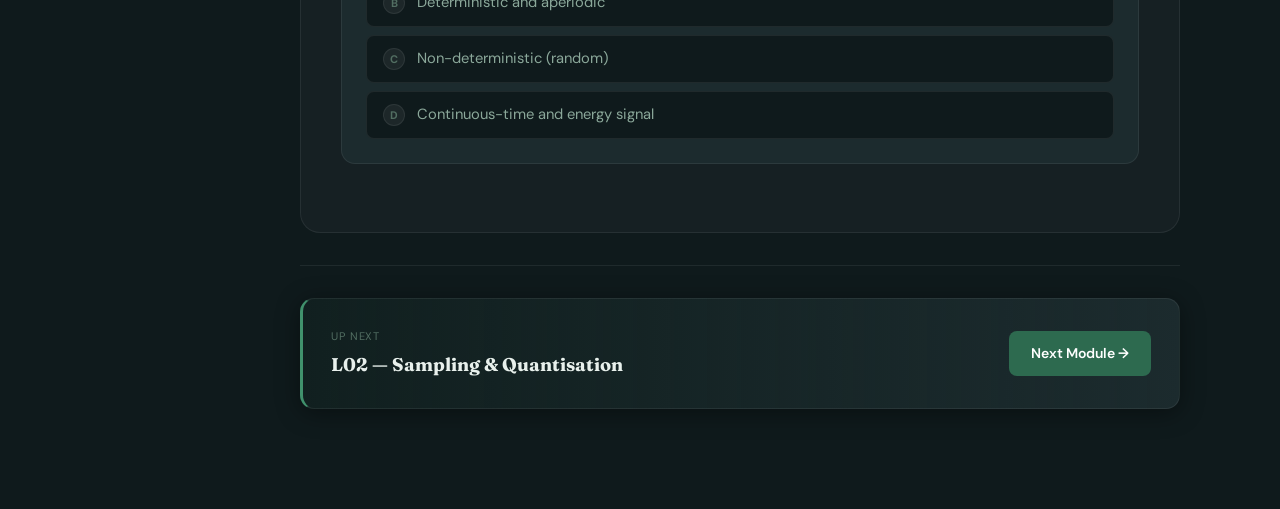
<file: l01-intro.html>
<!DOCTYPE html>
<html lang="en">
<head>
  <meta charset="UTF-8" />
  <meta name="viewport" content="width=device-width, initial-scale=1.0" />
  <title>L01 — Introduction to Signals &amp; Systems | MCE 312</title>
  <link rel="stylesheet" href="style.css" />
</head>
<body>
<div class="app-shell">

  <aside class="sidebar">
    <div class="sidebar-logo">
      <a href="index.html" class="logo-badge">
        <div class="logo-icon">〜</div>
        <div class="logo-text">
          <span class="course">MCE 312</span>
          <span class="title">Signals &amp; Systems</span>
        </div>
      </a>
    </div>
    <nav class="sidebar-nav">
      <div class="nav-section-label">Navigation</div>
      <a href="index.html" class="nav-item"><span class="nav-icon">🏠</span> Dashboard</a>
      <div class="nav-section-label">Modules</div>
      <a href="l01-intro.html" class="nav-item active"><span class="nav-icon">📡</span> L01 — Intro to Signals</a>
      <a href="l02-sampling.html" class="nav-item"><span class="nav-icon">🔢</span> L02 — Sampling &amp; Quantisation</a>
      <a href="l03-fourier.html" class="nav-item"><span class="nav-icon">🌊</span> L03 — Fourier Transforms</a>
      <div class="nav-section-label">Tools</div>
      <a href="formulas.html" class="nav-item"><span class="nav-icon">📐</span> Formula Sheet <span class="nav-badge">Quick</span></a>
    </nav>
    <div class="sidebar-footer">
      <p>FUTMINNA · Dept of Mechatronics Engineering<br/><span>Engr. Dr. J. A. Bala</span> · 300 Level</p>
    </div>
  </aside>
  <div class="sidebar-overlay"></div>

  <main class="main-content">
    <div class="topbar">
      <div class="topbar-left">
        <button class="menu-toggle">☰</button>
        <nav class="breadcrumb">
          <a href="index.html">Dashboard</a>
          <span class="sep">/</span>
          <span class="current">L01 — Signals &amp; Systems</span>
        </nav>
      </div>
      <div class="topbar-right">
        <div class="progress-pill"><span class="dot"></span>Module 1 of 3</div>
      </div>
    </div>

    <div class="page-content fade-in">

      <div class="page-hero">
        <div class="hero-tag">📡 Module 01</div>
        <h1>Introduction to Signals &amp; Systems</h1>
        <p class="subtitle">The foundational vocabulary of signal processing — what signals and systems are, how we classify them, and the basic mathematical operations we perform on them.</p>
        <div class="hero-meta">
          <div class="meta-chip"><span class="icon">🎯</span> 8 Core Topics</div>
          <div class="meta-chip"><span class="icon">📐</span> Signal Operations</div>
          <div class="meta-chip"><span class="icon">🧪</span> 10-Q Quiz Below</div>
        </div>
      </div>

      <!-- ── 1. What is a Signal ───────────────────────── -->
      <div class="section-heading">
        <h2>1. What Is a Signal?</h2>
        <span class="tag">Core Concept</span>
      </div>

      <div class="card">
        <h3>Definition</h3>
        <p>A <strong>signal</strong> is a function of one or more independent variables that conveys information about a physical phenomenon. Most commonly, signals are functions of <em>time</em>, but they can also be functions of space, frequency, or any other variable of interest.</p>
        <ul>
          <li><strong>Voice signal:</strong> air pressure as a function of time.</li>
          <li><strong>ECG:</strong> electrical heart activity vs. time.</li>
          <li><strong>Image:</strong> pixel intensity as a function of 2D space.</li>
          <li><strong>Video:</strong> intensity as a function of both space and time.</li>
        </ul>
      </div>

      <div class="info-box">
        <span class="info-icon">💡</span>
        <p><strong>Intuition:</strong> Think of a signal as the "data" that carries a message. The signal itself doesn't do anything — it just <em>represents</em> information. Systems are what act on signals.</p>
      </div>

      <!-- ── 2. Elementary Signals ──────────────────────── -->
      <div class="section-heading">
        <h2>2. Elementary (Basic) Signals</h2>
        <span class="tag">Building Blocks</span>
      </div>

      <div class="card accent-teal">
        <h3>Why Elementary Signals Matter</h3>
        <p>Elementary signals are the "atoms" of signal analysis. Any complex real-world signal can be built from combinations of these. They also act as standard <em>test inputs</em> for characterizing system behavior.</p>
      </div>

      <div class="grid-2">
        <div class="card">
          <h3>Unit Step Signal — u(t)</h3>
          <p>Turns ON at t = 0 and stays ON. Used to model switching events.</p>
          <div class="math-block" data-label="Definition">
u(t) = { 1,  t ≥ 0
        { 0,  t &lt; 0
          </div>
          <!-- SVG diagram -->
          <div class="diagram-container" style="padding:16px 12px;">
            <svg viewBox="0 0 220 100" width="100%" xmlns="http://www.w3.org/2000/svg">
              <line x1="10" y1="80" x2="210" y2="80" stroke="#526e62" stroke-width="1"/>
              <line x1="110" y1="10" x2="110" y2="90" stroke="#526e62" stroke-width="1"/>
              <line x1="10" y1="80" x2="110" y2="80" stroke="#40916C" stroke-width="2.5"/>
              <line x1="110" y1="30" x2="210" y2="30" stroke="#40916C" stroke-width="2.5"/>
              <line x1="110" y1="80" x2="110" y2="30" stroke="#40916C" stroke-width="2.5" stroke-dasharray="4,3"/>
              <circle cx="110" cy="30" r="3" fill="#D4A843"/>
              <text x="105" y="95" font-size="9" fill="#8ba89a" font-family="Space Mono">0</text>
              <text x="195" y="90" font-size="9" fill="#8ba89a" font-family="Space Mono">t</text>
              <text x="115" y="28" font-size="9" fill="#D4A843" font-family="Space Mono">1</text>
            </svg>
            <figcaption>Unit Step u(t)</figcaption>
          </div>
        </div>

        <div class="card">
          <h3>Unit Impulse Signal — δ(t)</h3>
          <p>An infinitely narrow, infinitely tall spike at t = 0 with area = 1. It is the derivative of the unit step.</p>
          <div class="math-block" data-label="Sifting Property">
∫ x(t)·δ(t−t₀) dt = x(t₀)
          </div>
          <div class="diagram-container" style="padding:16px 12px;">
            <svg viewBox="0 0 220 100" width="100%" xmlns="http://www.w3.org/2000/svg">
              <line x1="10" y1="80" x2="210" y2="80" stroke="#526e62" stroke-width="1"/>
              <line x1="110" y1="10" x2="110" y2="90" stroke="#526e62" stroke-width="1"/>
              <line x1="10" y1="80" x2="210" y2="80" stroke="#40916C" stroke-width="2.5"/>
              <line x1="110" y1="80" x2="110" y2="18" stroke="#D4A843" stroke-width="3" marker-end="url(#arr)"/>
              <defs>
                <marker id="arr" markerWidth="6" markerHeight="6" refX="3" refY="3" orient="auto">
                  <path d="M0,0 L0,6 L6,3 z" fill="#D4A843"/>
                </marker>
              </defs>
              <text x="100" y="95" font-size="9" fill="#8ba89a" font-family="Space Mono">0</text>
              <text x="195" y="90" font-size="9" fill="#8ba89a" font-family="Space Mono">t</text>
              <text x="114" y="22" font-size="9" fill="#D4A843" font-family="Space Mono">δ(t)</text>
            </svg>
            <figcaption>Unit Impulse δ(t)</figcaption>
          </div>
        </div>
      </div>

      <div class="grid-2">
        <div class="card">
          <h3>Ramp Signal — r(t)</h3>
          <div class="math-block" data-label="Definition">
r(t) = { t,  t ≥ 0
        { 0,  t &lt; 0
Note: r(t) = t·u(t)
Also: u(t) = d/dt[r(t)]
          </div>
          <p>The integral of the step function. Models linearly increasing quantities (e.g., constant-velocity motion).</p>
        </div>

        <div class="card">
          <h3>Sinusoidal Signal</h3>
          <div class="math-block" data-label="Definition">
x(t) = A·sin(ωt + φ)

A = Amplitude
ω = Angular frequency (rad/s)
φ = Phase (radians)
T = 2π/ω = Period
          </div>
          <p>The most important signal in engineering. Foundation of Fourier analysis — every periodic signal decomposes into sinusoids.</p>
        </div>
      </div>

      <!-- ── 3. Classification of Signals ─────────────── -->
      <div class="section-heading">
        <h2>3. Classification of Signals</h2>
        <span class="tag">Taxonomy</span>
      </div>

      <table class="data-table">
        <thead>
          <tr>
            <th>Classification</th>
            <th>Type A</th>
            <th>Type B</th>
            <th>Key Test</th>
          </tr>
        </thead>
        <tbody>
          <tr>
            <td>Time domain</td>
            <td><strong>Continuous-Time (CT)</strong> — defined for all t</td>
            <td><strong>Discrete-Time (DT)</strong> — defined only at t = nTs</td>
            <td>Is t continuous or sampled?</td>
          </tr>
          <tr>
            <td>Predictability</td>
            <td><strong>Deterministic</strong> — fully described by equation</td>
            <td><strong>Random (Non-deterministic)</strong> — probabilistic</td>
            <td>Can we write an exact formula?</td>
          </tr>
          <tr>
            <td>Symmetry</td>
            <td><strong>Even:</strong> x(t) = x(−t)</td>
            <td><strong>Odd:</strong> x(t) = −x(−t)</td>
            <td>Mirror about t = 0</td>
          </tr>
          <tr>
            <td>Repetition</td>
            <td><strong>Periodic:</strong> x(t) = x(t+T) ∀t</td>
            <td><strong>Aperiodic:</strong> No repeating pattern</td>
            <td>Does it repeat exactly?</td>
          </tr>
          <tr>
            <td>Energy</td>
            <td><strong>Energy signal:</strong> 0 &lt; E &lt; ∞, P = 0</td>
            <td><strong>Power signal:</strong> 0 &lt; P &lt; ∞, E = ∞</td>
            <td>Compute E and P</td>
          </tr>
        </tbody>
      </table>

      <div class="grid-2">
        <div class="card accent-gold">
          <h3>⚡ Energy vs Power Signals</h3>
          <div class="math-block" data-label="Energy">
E = ∫₋∞^∞ |x(t)|² dt
          </div>
          <div class="math-block" data-label="Power">
P = lim(T→∞) (1/2T) ∫₋ᵀᵀ |x(t)|² dt
          </div>
          <p style="margin-top:10px; font-size:0.88rem; color: var(--text-muted);">A signal cannot be both energy AND power (with non-zero finite values). A periodic signal is always a power signal.</p>
        </div>

        <div class="card">
          <h3>Even/Odd Decomposition</h3>
          <p>Any signal can be split into even and odd parts:</p>
          <div class="math-block" data-label="Decomposition">
xₑ(t) = [x(t) + x(−t)] / 2  ← Even part
xₒ(t) = [x(t) − x(−t)] / 2  ← Odd part
x(t) = xₑ(t) + xₒ(t)
          </div>
          <p style="font-size:0.88rem; color: var(--text-muted); margin-top:8px;">Example: sin(t) is purely odd. cos(t) is purely even.</p>
        </div>
      </div>

      <!-- ── 4. Signal Operations ───────────────────────── -->
      <div class="section-heading">
        <h2>4. Basic Operations on Signals</h2>
        <span class="tag">Operations</span>
      </div>

      <div class="card accent-teal">
        <h3>The Two Axes: Amplitude and Time</h3>
        <p>All signal operations modify either the <strong>amplitude</strong> (y-axis) or the <strong>time</strong> (x-axis) of a signal. Understanding this distinction is critical for exam questions.</p>
      </div>

      <div class="grid-2">
        <div class="card">
          <h3>Amplitude Operations</h3>
          <ul>
            <li><strong>Scaling:</strong> y(t) = C·x(t) — stretches/compresses vertically</li>
            <li><strong>Addition:</strong> y(t) = x₁(t) + x₂(t) — add amplitudes point-by-point</li>
            <li><strong>Multiplication:</strong> y(t) = x₁(t)·x₂(t) — multiply amplitudes point-by-point</li>
          </ul>
        </div>
        <div class="card">
          <h3>Time Operations</h3>
          <ul>
            <li><strong>Shifting:</strong> x(t − t₀) shifts RIGHT by t₀ (delay); x(t + t₀) shifts LEFT (advance)</li>
            <li><strong>Scaling:</strong> x(At) — if |A|>1: compress; if |A|&lt;1: expand</li>
            <li><strong>Reversal:</strong> x(−t) — flips signal about the vertical axis</li>
          </ul>
        </div>
      </div>

      <!-- Time shift SVG illustration -->
      <div class="diagram-container">
        <svg viewBox="0 0 560 130" width="100%" xmlns="http://www.w3.org/2000/svg">
          <!-- Original x(t) -->
          <text x="10" y="20" font-size="11" fill="#D4A843" font-family="DM Sans, sans-serif" font-weight="600">x(t)</text>
          <line x1="10" y1="100" x2="170" y2="100" stroke="#526e62" stroke-width="1"/>
          <line x1="90" y1="40" x2="90" y2="108" stroke="#526e62" stroke-width="1"/>
          <polyline points="30,100 70,100 90,60 110,100 170,100" fill="none" stroke="#40916C" stroke-width="2.5" stroke-linejoin="round"/>
          <text x="87" y="114" font-size="8" fill="#8ba89a" font-family="Space Mono">0</text>

          <text x="200" y="68" font-size="18" fill="#526e62">→</text>

          <!-- Shifted x(t-t0) -->
          <text x="230" y="20" font-size="11" fill="#D4A843" font-family="DM Sans, sans-serif" font-weight="600">x(t − t₀)  [Right Shift]</text>
          <line x1="230" y1="100" x2="390" y2="100" stroke="#526e62" stroke-width="1"/>
          <line x1="295" y1="40" x2="295" y2="108" stroke="#526e62" stroke-width="1"/>
          <polyline points="230,100 260,100 295,100 315,60 335,100 390,100" fill="none" stroke="#D4A843" stroke-width="2.5" stroke-linejoin="round"/>
          <text x="292" y="114" font-size="8" fill="#8ba89a" font-family="Space Mono">0</text>
          <text x="312" y="114" font-size="8" fill="#D4A843" font-family="Space Mono">t₀</text>
          <line x1="308" y1="106" x2="308" y2="100" stroke="#D4A843" stroke-width="1"/>

          <!-- Reversed x(-t) -->
          <text x="420" y="20" font-size="11" fill="#D4A843" font-family="DM Sans, sans-serif" font-weight="600">x(−t)  [Reversal]</text>
          <line x1="420" y1="100" x2="555" y2="100" stroke="#526e62" stroke-width="1"/>
          <line x1="488" y1="40" x2="488" y2="108" stroke="#526e62" stroke-width="1"/>
          <polyline points="420,100 448,60 468,100 488,100 555,100" fill="none" stroke="#7eb3ff" stroke-width="2.5" stroke-linejoin="round"/>
          <text x="485" y="114" font-size="8" fill="#8ba89a" font-family="Space Mono">0</text>
        </svg>
        <figcaption>Time operations: original signal x(t), time-shifted x(t−t₀), and time-reversed x(−t)</figcaption>
      </div>

      <!-- ── 5. Systems ─────────────────────────────────── -->
      <div class="section-heading">
        <h2>5. What Is a System?</h2>
        <span class="tag">Systems</span>
      </div>

      <div class="card">
        <h3>Definition</h3>
        <p>A <strong>system</strong> is any process or device that takes an input signal (excitation) and produces an output signal (response). It transforms signals.</p>
        <div class="diagram-container" style="padding: 16px;">
          <svg viewBox="0 0 400 70" width="100%" xmlns="http://www.w3.org/2000/svg">
            <text x="10" y="38" font-size="12" fill="#D4A843" font-family="Space Mono">x(t)</text>
            <line x1="55" y1="35" x2="100" y2="35" stroke="#40916C" stroke-width="2" marker-end="url(#arr2)"/>
            <defs>
              <marker id="arr2" markerWidth="6" markerHeight="6" refX="5" refY="3" orient="auto">
                <path d="M0,0 L0,6 L6,3 z" fill="#40916C"/>
              </marker>
              <marker id="arr3" markerWidth="6" markerHeight="6" refX="5" refY="3" orient="auto">
                <path d="M0,0 L0,6 L6,3 z" fill="#40916C"/>
              </marker>
            </defs>
            <rect x="100" y="15" width="200" height="40" rx="8" fill="rgba(45,106,79,0.2)" stroke="#40916C" stroke-width="1.5"/>
            <text x="200" y="40" font-size="11" fill="#e8f0ec" font-family="DM Sans, sans-serif" text-anchor="middle" font-weight="600">SYSTEM  H{·}</text>
            <line x1="300" y1="35" x2="350" y2="35" stroke="#40916C" stroke-width="2" marker-end="url(#arr3)"/>
            <text x="355" y="38" font-size="12" fill="#D4A843" font-family="Space Mono">y(t)</text>
            <text x="60" y="52" font-size="9" fill="#526e62" font-family="DM Sans">Input/Excitation</text>
            <text x="310" y="52" font-size="9" fill="#526e62" font-family="DM Sans">Output/Response</text>
          </svg>
          <figcaption>Block diagram: A system H{·} maps input x(t) → output y(t)</figcaption>
        </div>
      </div>

      <!-- ── 6. System Classification ──────────────────── -->
      <div class="section-heading">
        <h2>6. Classification of Systems</h2>
        <span class="tag">Critical for Exam</span>
      </div>

      <div class="card accent-gold">
        <h3>⭐ LTI Systems — The Most Important Class</h3>
        <p>A <strong>Linear Time-Invariant (LTI)</strong> system is both linear and time-invariant. LTI systems are the foundation of signal processing because they can be fully characterized by their <em>impulse response</em> h(t), and the output is simply the convolution of input with h(t):</p>
        <div class="math-block" data-label="LTI Convolution">
y(t) = x(t) * h(t) = ∫₋∞^∞ x(τ)·h(t−τ) dτ
        </div>
      </div>

      <div class="grid-2">
        <div class="card">
          <h3>Linearity</h3>
          <p>A system is linear if it satisfies <strong>superposition</strong>:</p>
          <div class="math-block" data-label="Superposition">
If x₁ → y₁ and x₂ → y₂, then:
a·x₁ + b·x₂ → a·y₁ + b·y₂
          </div>
          <p style="font-size:0.88rem; color:var(--text-muted); margin-top:8px;">Test: If y = x² → NOT linear (fails homogeneity). If y = 3x → linear.</p>
        </div>
        <div class="card">
          <h3>Time Invariance</h3>
          <p>Output shifts in time exactly like the input — the system doesn't change with time.</p>
          <div class="math-block" data-label="TI Test">
If x(t) → y(t), then:
x(t − t₀) → y(t − t₀)
for all t₀
          </div>
          <p style="font-size:0.88rem; color:var(--text-muted); margin-top:8px;">Test: Replace t with (t−t₀) in system equation. If result matches y(t−t₀), it's TI.</p>
        </div>
        <div class="card">
          <h3>Causality</h3>
          <p>A <strong>causal</strong> system's output depends only on <em>present and past</em> inputs — not future inputs. Physically realizable real-time systems must be causal.</p>
          <div class="math-block" data-label="Check">
y(t) = x(t) + x(t−1)  ← Causal ✓
y(t) = x(t) + x(t+1)  ← Non-causal ✗
          </div>
        </div>
        <div class="card">
          <h3>BIBO Stability</h3>
          <p>A system is <strong>stable</strong> (Bounded-Input Bounded-Output) if every bounded input produces a bounded output.</p>
          <div class="math-block" data-label="LTI Stability Condition">
∫₋∞^∞ |h(t)| dt &lt; ∞   (absolutely integrable)
          </div>
          <p style="font-size:0.88rem; color:var(--text-muted); margin-top:8px;">An unstable system: y(t) = e^t·x(t) (unbounded even for x(t)=1).</p>
        </div>
      </div>

      <div class="grid-3">
        <div class="card">
          <h3>Static vs Dynamic</h3>
          <p><strong>Static (memoryless):</strong> output at time t depends only on input at time t.</p>
          <p style="margin-top:8px;"><strong>Dynamic:</strong> output depends on past (or future) values — has memory.</p>
        </div>
        <div class="card">
          <h3>Invertible Systems</h3>
          <p>A system is <strong>invertible</strong> if different inputs always produce different outputs (one-to-one mapping). There exists an inverse system H⁻¹ such that H⁻¹{H{x}} = x.</p>
        </div>
        <div class="card">
          <h3>LTV vs LTI</h3>
          <p><strong>LTV:</strong> Linear + Time-Variant (coefficients change with time).</p>
          <p style="margin-top:8px;"><strong>LTI:</strong> Linear + Time-Invariant — the gold standard; analyzed via impulse response and Fourier/Laplace transforms.</p>
        </div>
      </div>

      <div class="info-box warn">
        <span class="info-icon">⚠️</span>
        <p><strong>Exam Trap:</strong> When testing linearity, always check BOTH additivity (x₁+x₂ → y₁+y₂) AND homogeneity (a·x → a·y). A system like y = |x| passes additivity tests but fails homogeneity for a = −1. Always check both conditions.</p>
      </div>

      <!-- ═══════════════════════════════════════════════
           QUIZ
      ════════════════════════════════════════════════ -->
      <div class="quiz-wrapper" id="quiz">
        <div class="quiz-header">
          <div class="quiz-icon">🧪</div>
          <div class="quiz-header-text">
            <h2>Module 01 Quiz</h2>
            <p>10 questions · Instant feedback · Detailed explanations</p>
          </div>
        </div>

        <div class="quiz-progress-bar">
          <div class="quiz-progress-fill"></div>
        </div>

        <!-- Q1 -->
        <div class="quiz-question" data-correct="2">
          <div class="q-number">Question 01 / 10</div>
          <div class="q-text">Which of the following is the correct mathematical definition of an <strong>even signal</strong>?</div>
          <div class="q-options">
            <button class="q-option"><span class="opt-letter">A</span> x(t) = −x(−t)</button>
            <button class="q-option"><span class="opt-letter">B</span> x(t) = x(t + T) for all t</button>
            <button class="q-option"><span class="opt-letter">C</span> x(t) = x(−t)</button>
            <button class="q-option"><span class="opt-letter">D</span> x(t) = x(t − t₀)</button>
          </div>
          <div class="q-explanation">
            <strong>C is correct:</strong> An even signal is symmetric about the vertical axis (t=0), meaning x(t) = x(−t). 
            <br/>• A describes an <em>odd</em> signal. 
            <br/>• B describes a <em>periodic</em> signal with period T. 
            <br/>• D describes a time-shifted signal, not symmetry.
          </div>
        </div>

        <!-- Q2 -->
        <div class="quiz-question" data-correct="1">
          <div class="q-number">Question 02 / 10</div>
          <div class="q-text">The unit impulse signal δ(t) is best described as the __________ of the unit step signal u(t).</div>
          <div class="q-options">
            <button class="q-option"><span class="opt-letter">A</span> Integral</button>
            <button class="q-option"><span class="opt-letter">B</span> Derivative</button>
            <button class="q-option"><span class="opt-letter">C</span> Inverse</button>
            <button class="q-option"><span class="opt-letter">D</span> Amplitude-scaled version</button>
          </div>
          <div class="q-explanation">
            <strong>B is correct:</strong> δ(t) = du(t)/dt. Conversely, u(t) = ∫₋∞ᵗ δ(τ)dτ. The impulse is the "instantaneous transition" captured as a derivative of the step jump at t=0. 
            <br/>• A is wrong — the integral of δ(t) gives u(t), not the other way around. C and D are mathematically incorrect relationships.
          </div>
        </div>

        <!-- Q3 -->
        <div class="quiz-question" data-correct="3">
          <div class="q-number">Question 03 / 10</div>
          <div class="q-text">Signal x(t) is shifted to produce y(t) = x(t + 3). This operation represents a:</div>
          <div class="q-options">
            <button class="q-option"><span class="opt-letter">A</span> Right shift (delay) by 3 seconds</button>
            <button class="q-option"><span class="opt-letter">B</span> Time reversal by 3 seconds</button>
            <button class="q-option"><span class="opt-letter">C</span> Time compression by factor 3</button>
            <button class="q-option"><span class="opt-letter">D</span> Left shift (advance) by 3 seconds</button>
          </div>
          <div class="q-explanation">
            <strong>D is correct:</strong> x(t + t₀) shifts the signal LEFT (advances it) by t₀. Think of it as: the signal reaches any given amplitude value <em>earlier</em> in time. 
            <br/>• A is wrong — x(t − t₀) gives a right shift (delay). 
            <br/>• B is x(−t). 
            <br/>• C is x(3t), not x(t+3).
          </div>
        </div>

        <!-- Q4 -->
        <div class="quiz-question" data-correct="0">
          <div class="q-number">Question 04 / 10</div>
          <div class="q-text">Which condition must hold for a signal to be classified as <strong>periodic</strong>?</div>
          <div class="q-options">
            <button class="q-option"><span class="opt-letter">A</span> x(t) = x(t + T) for all t, where T &gt; 0</button>
            <button class="q-option"><span class="opt-letter">B</span> x(t) = x(−t) for all t</button>
            <button class="q-option"><span class="opt-letter">C</span> ∫|x(t)|² dt &lt; ∞</button>
            <button class="q-option"><span class="opt-letter">D</span> x(t) → 0 as t → ∞</button>
          </div>
          <div class="q-explanation">
            <strong>A is correct:</strong> A periodic signal repeats exactly every T seconds for ALL time — both past and future. T is the fundamental period and 1/T is the fundamental frequency. 
            <br/>• B is the even signal condition. 
            <br/>• C is the energy signal condition (finite energy). 
            <br/>• D describes signals that decay to zero (not periodic).
          </div>
        </div>

        <!-- Q5 -->
        <div class="quiz-question" data-correct="2">
          <div class="q-number">Question 05 / 10</div>
          <div class="q-text">A system described by y(t) = x²(t) is tested for linearity. What is the correct conclusion?</div>
          <div class="q-options">
            <button class="q-option"><span class="opt-letter">A</span> Linear, because output is directly related to input</button>
            <button class="q-option"><span class="opt-letter">B</span> Linear, because it satisfies additivity</button>
            <button class="q-option"><span class="opt-letter">C</span> Non-linear, because it fails the homogeneity test</button>
            <button class="q-option"><span class="opt-letter">D</span> Non-linear, because it has no inverse</button>
          </div>
          <div class="q-explanation">
            <strong>C is correct:</strong> Test homogeneity: if x → y=x², then a·x → (ax)² = a²x² ≠ a·x². Since a²x² ≠ a·x² for general a, homogeneity fails, so the system is <em>nonlinear</em>. 
            <br/>• A and B are incorrect — direct relationship or partial linearity doesn't make a system linear. 
            <br/>• D is a property of invertibility, not linearity.
          </div>
        </div>

        <!-- Q6 -->
        <div class="quiz-question" data-correct="1">
          <div class="q-number">Question 06 / 10</div>
          <div class="q-text">A system y(t) = x(t − 2) + x(t + 1) is tested for causality. The correct verdict is:</div>
          <div class="q-options">
            <button class="q-option"><span class="opt-letter">A</span> Causal, because it uses a delay</button>
            <button class="q-option"><span class="opt-letter">B</span> Non-causal, because it uses x(t+1) — a future input</button>
            <button class="q-option"><span class="opt-letter">C</span> Causal, because it is time-invariant</button>
            <button class="q-option"><span class="opt-letter">D</span> Non-causal, because it has two terms</button>
          </div>
          <div class="q-explanation">
            <strong>B is correct:</strong> x(t+1) means the output at time t depends on the input at time t+1, which is a <em>future</em> value. A causal system may only use present (t) and past (t−τ, τ>0) values. x(t−2) is fine (past), but x(t+1) makes the system non-causal. 
            <br/>• Time invariance and number of terms are irrelevant to causality.
          </div>
        </div>

        <!-- Q7 -->
        <div class="quiz-question" data-correct="0">
          <div class="q-number">Question 07 / 10</div>
          <div class="q-text">For a CT signal, when is it classified as an <strong>energy signal</strong>?</div>
          <div class="q-options">
            <button class="q-option"><span class="opt-letter">A</span> When 0 &lt; E &lt; ∞ and average power P = 0</button>
            <button class="q-option"><span class="opt-letter">B</span> When average power P &gt; 0 and energy E = ∞</button>
            <button class="q-option"><span class="opt-letter">C</span> When both energy and power are finite</button>
            <button class="q-option"><span class="opt-letter">D</span> When the signal is periodic</button>
          </div>
          <div class="q-explanation">
            <strong>A is correct:</strong> An energy signal has finite, non-zero total energy (E &lt; ∞), and because it "dies out," its time-averaged power is zero. 
            <br/>• B describes a power signal. 
            <br/>• C is impossible — if E is finite, P = lim(1/2T)·E → 0 as T→∞; they can't both be nonzero and finite simultaneously. 
            <br/>• D: Periodic signals are power signals (infinite energy, finite average power).
          </div>
        </div>

        <!-- Q8 -->
        <div class="quiz-question" data-correct="3">
          <div class="q-number">Question 08 / 10</div>
          <div class="q-text">Time scaling x(2t) applied to a signal results in:</div>
          <div class="q-options">
            <button class="q-option"><span class="opt-letter">A</span> Expansion of the signal in time by a factor of 2</button>
            <button class="q-option"><span class="opt-letter">B</span> Shifting of the signal by 2 seconds</button>
            <button class="q-option"><span class="opt-letter">C</span> Doubling the amplitude of the signal</button>
            <button class="q-option"><span class="opt-letter">D</span> Compression of the signal in time by a factor of 2</button>
          </div>
          <div class="q-explanation">
            <strong>D is correct:</strong> When |A|>1 in x(At), the signal is <em>compressed</em> in time (it runs faster). x(2t) completes in half the time of x(t). To expand (slow down), use |A|&lt;1, e.g. x(0.5t). 
            <br/>• A is the opposite — that would be x(0.5t). 
            <br/>• B is time shifting, not scaling. 
            <br/>• C: Amplitude is unchanged by time scaling.
          </div>
        </div>

        <!-- Q9 -->
        <div class="quiz-question" data-correct="1">
          <div class="q-number">Question 09 / 10</div>
          <div class="q-text">What is the stability condition for an LTI system in terms of its impulse response h(t)?</div>
          <div class="q-options">
            <button class="q-option"><span class="opt-letter">A</span> h(t) = 0 for all t &lt; 0</button>
            <button class="q-option"><span class="opt-letter">B</span> ∫₋∞^∞ |h(t)| dt &lt; ∞ (absolutely integrable)</button>
            <button class="q-option"><span class="opt-letter">C</span> h(t) is periodic</button>
            <button class="q-option"><span class="opt-letter">D</span> h(t) &gt; 0 for all t</button>
          </div>
          <div class="q-explanation">
            <strong>B is correct:</strong> BIBO stability for LTI systems requires that the impulse response is absolutely integrable. If this holds, any bounded input |x(t)| ≤ M produces a bounded output |y(t)| ≤ M·∫|h(t)|dt &lt; ∞. 
            <br/>• A is the causality condition (h(t)=0 for t&lt;0 means causal). 
            <br/>• C and D have no relation to stability.
          </div>
        </div>

        <!-- Q10 -->
        <div class="quiz-question" data-correct="2">
          <div class="q-number">Question 10 / 10</div>
          <div class="q-text">A random noise signal that cannot be described by a mathematical formula is best classified as:</div>
          <div class="q-options">
            <button class="q-option"><span class="opt-letter">A</span> Deterministic and periodic</button>
            <button class="q-option"><span class="opt-letter">B</span> Deterministic and aperiodic</button>
            <button class="q-option"><span class="opt-letter">C</span> Non-deterministic (random)</button>
            <button class="q-option"><span class="opt-letter">D</span> Continuous-time and energy signal</button>
          </div>
          <div class="q-explanation">
            <strong>C is correct:</strong> A signal that cannot be described by an exact mathematical formula and has uncertainty in its value is called <em>non-deterministic</em> or <em>random</em>. Such signals are modeled probabilistically using statistics (mean, variance, power spectral density). 
            <br/>• A and B require a mathematical formula — that's the definition of deterministic. 
            <br/>• D describes a signal type in the time domain and energy domain, which is independent of determinism.
          </div>
        </div>

        <!-- Score Card -->
        <div class="quiz-score-card">
          <div class="score-circle">
            <span class="score-num">—</span>
          </div>
          <h3>Quiz Complete!</h3>
          <p class="grade-label" style="font-size:1rem; color: var(--gold); margin: 8px 0;"></p>
          <p>Review the explanations above for any questions you got wrong, then try again.</p>
          <button class="btn-retry">↺ Retry Quiz</button>
        </div>

      </div><!-- end quiz-wrapper -->

      <!-- Next Module -->
      <div class="divider"></div>
      <div class="card accent-teal" style="display:flex; align-items:center; justify-content:space-between; flex-wrap:wrap; gap:16px;">
        <div>
          <p style="font-size:11px; color:var(--text-muted); text-transform:uppercase; letter-spacing:0.08em; margin-bottom:4px;">Up Next</p>
          <h3 style="margin:0;">L02 — Sampling &amp; Quantisation</h3>
        </div>
        <a href="l02-sampling.html" style="display:inline-flex; align-items:center; gap:8px; padding:11px 22px; background:var(--teal); color:#fff; border-radius:8px; text-decoration:none; font-weight:600; font-size:14px;">Next Module →</a>
      </div>

    </div><!-- end page-content -->
  </main>
</div>
<script src="main.js"></script>
</body>
</html>
</file>
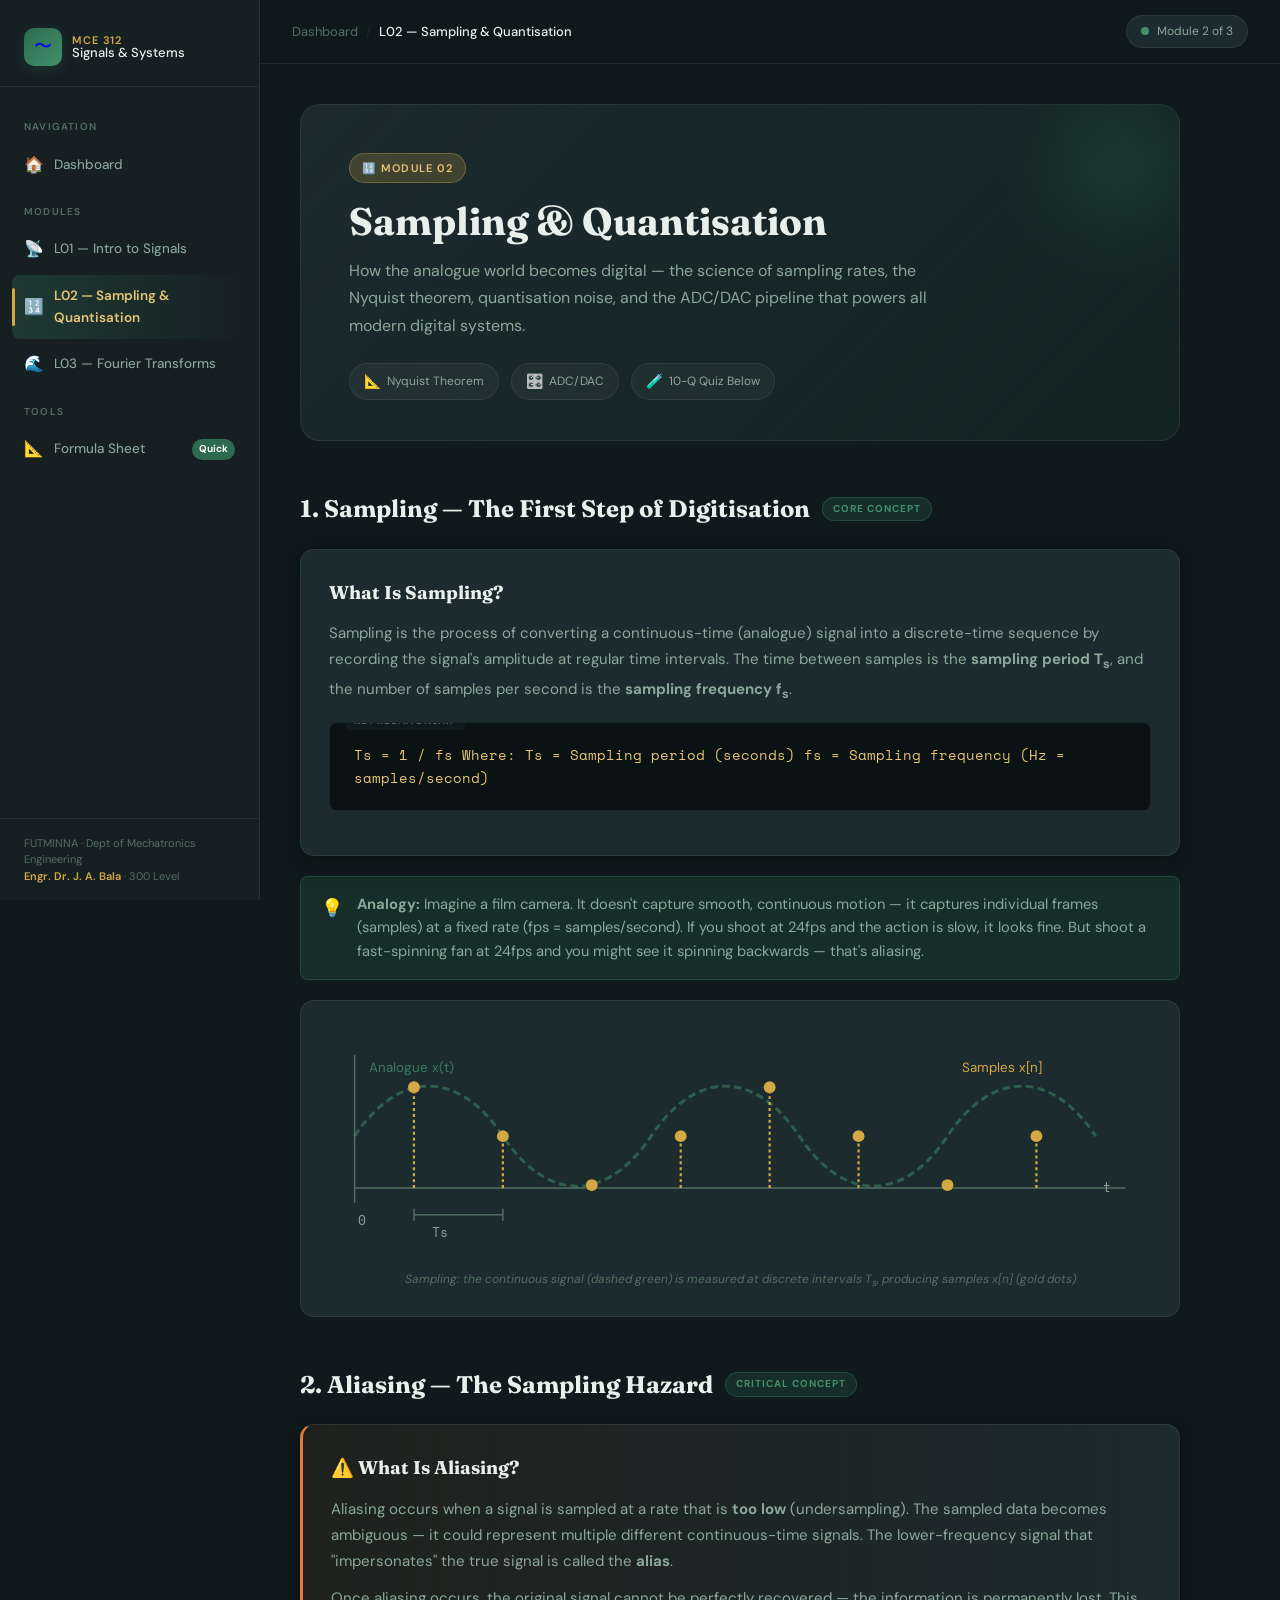
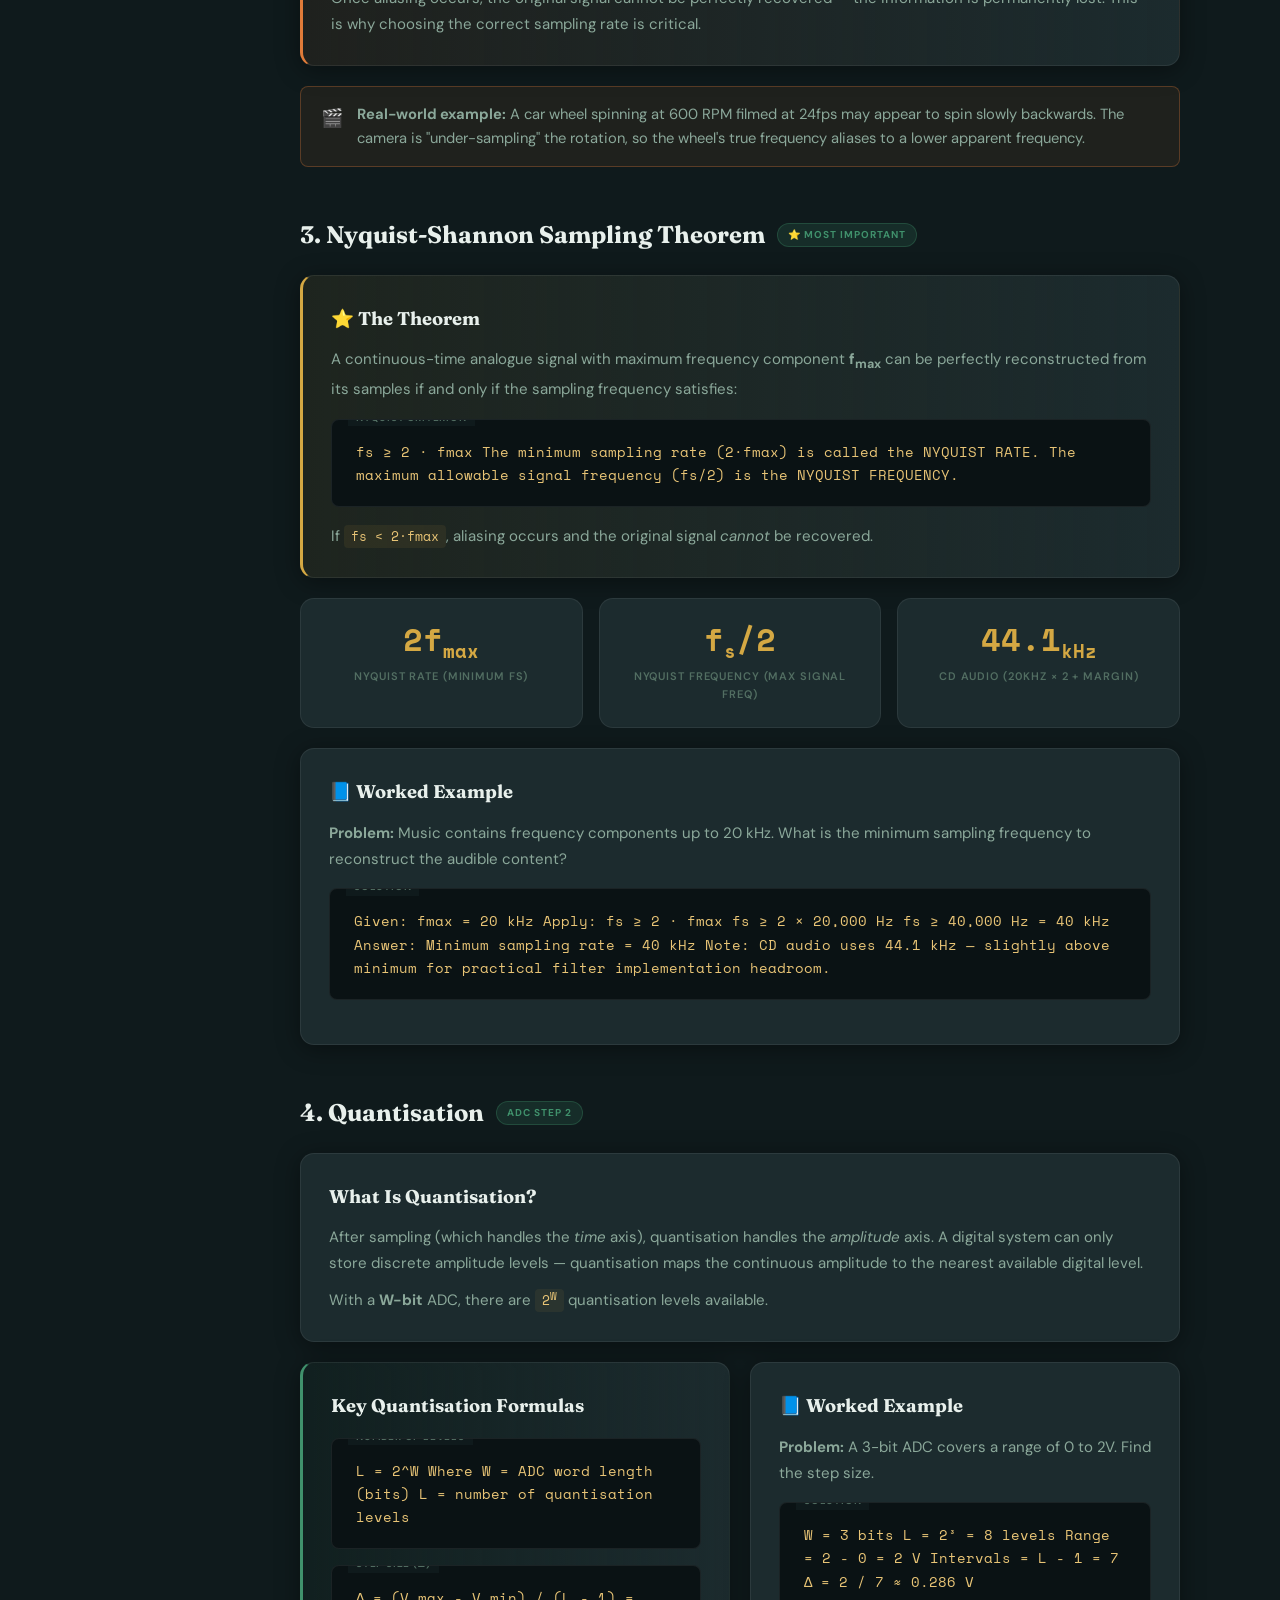
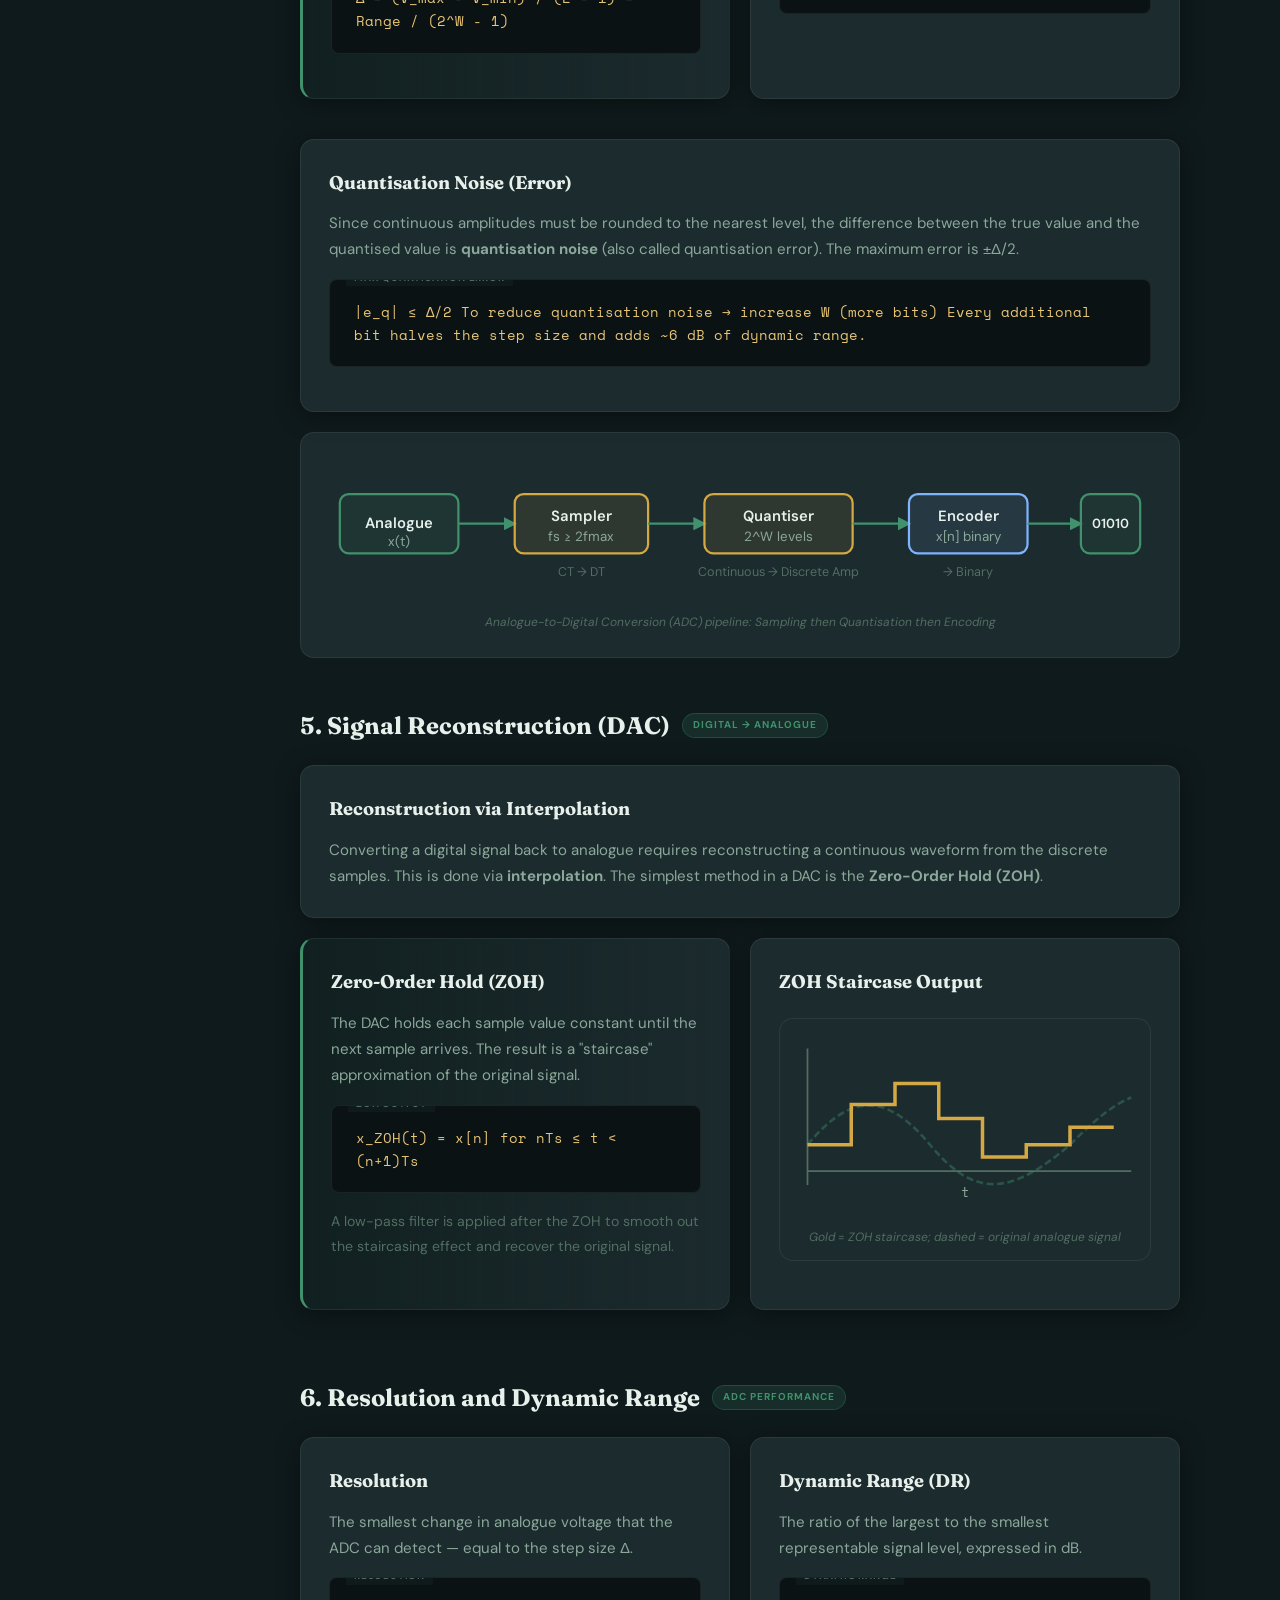
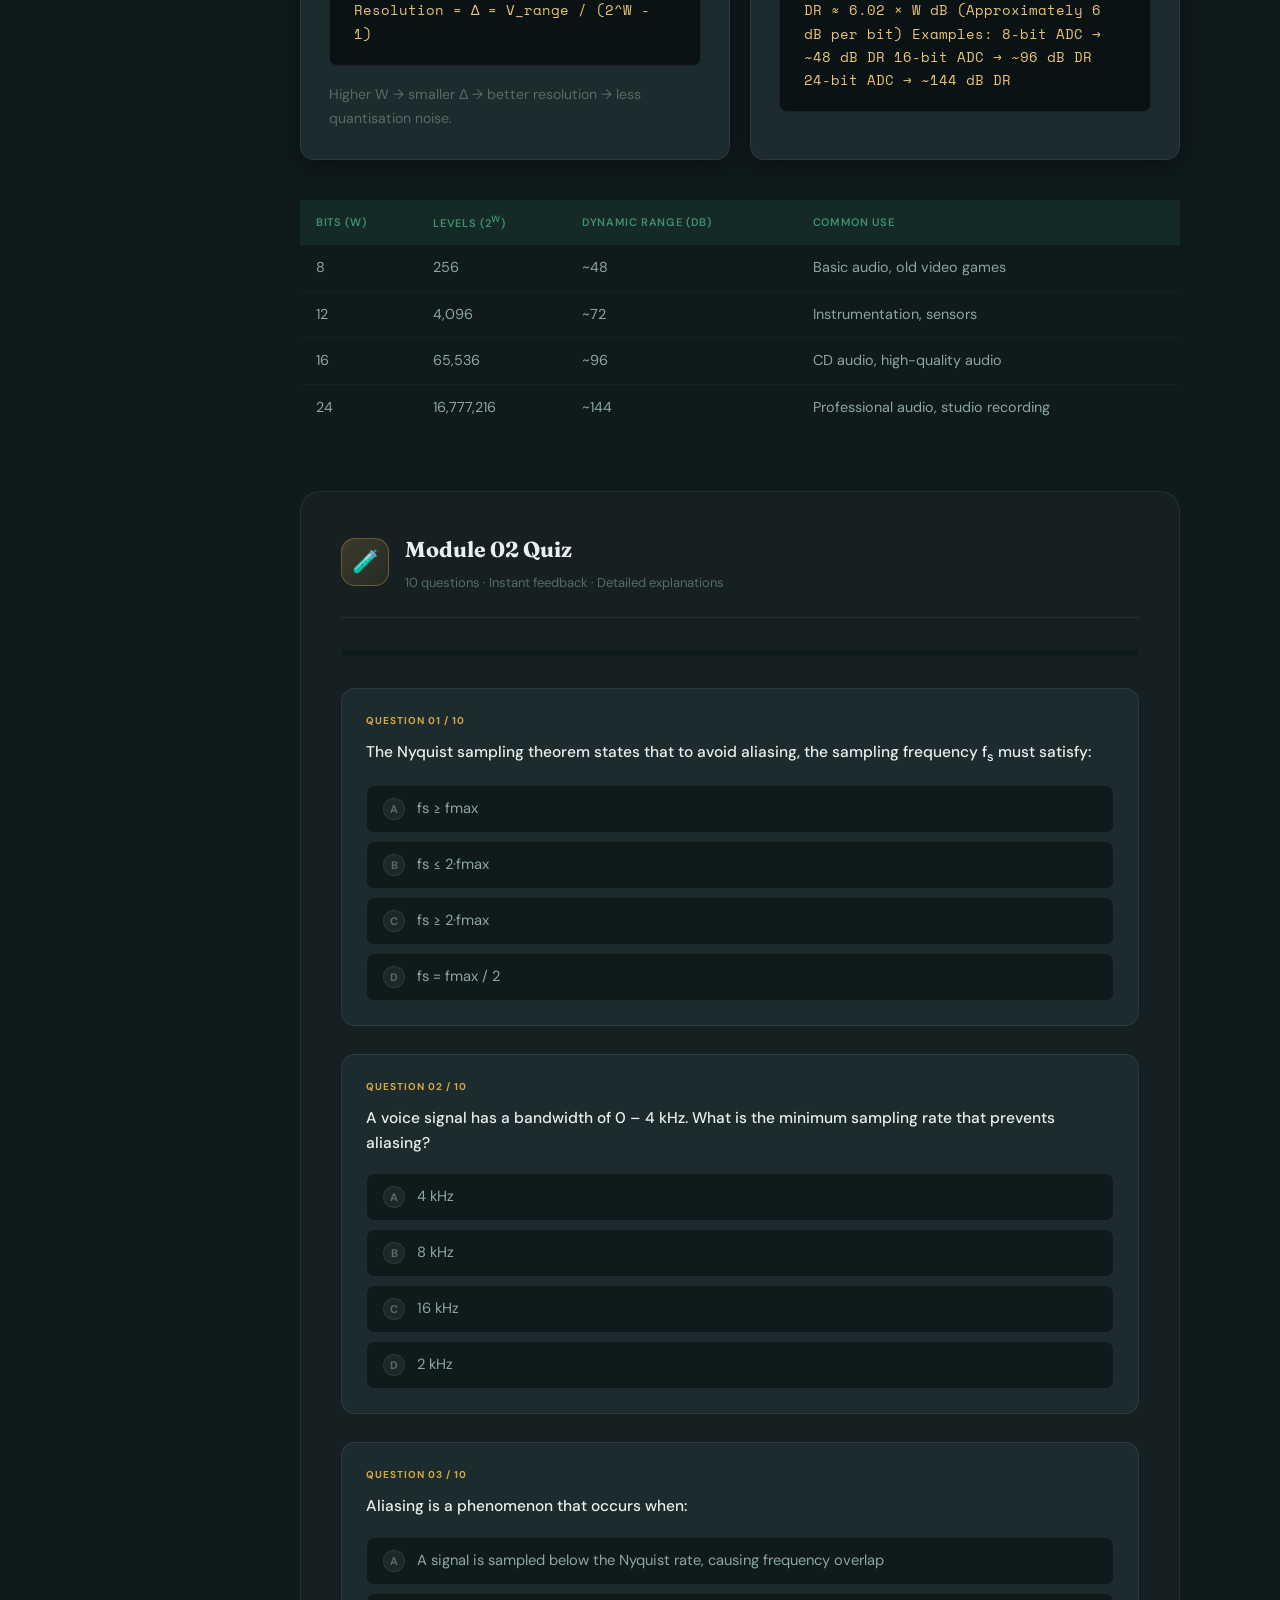
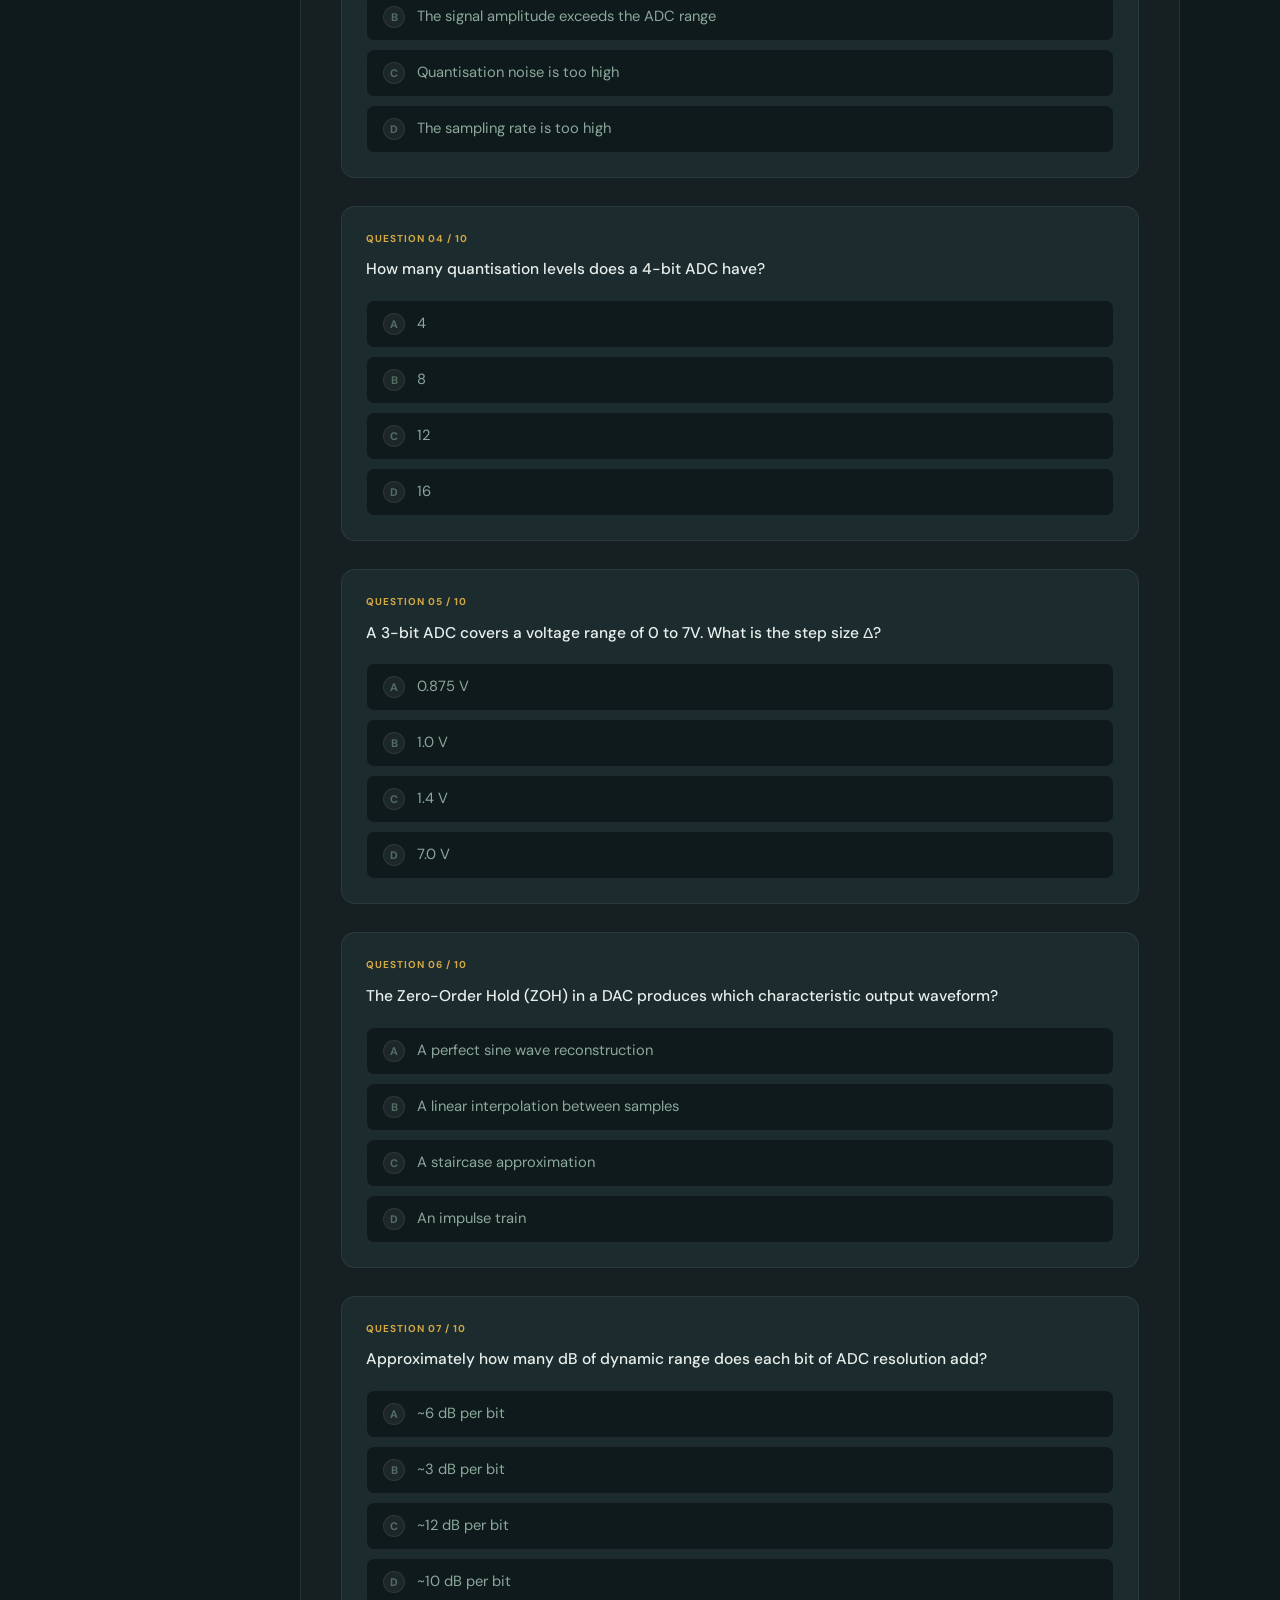
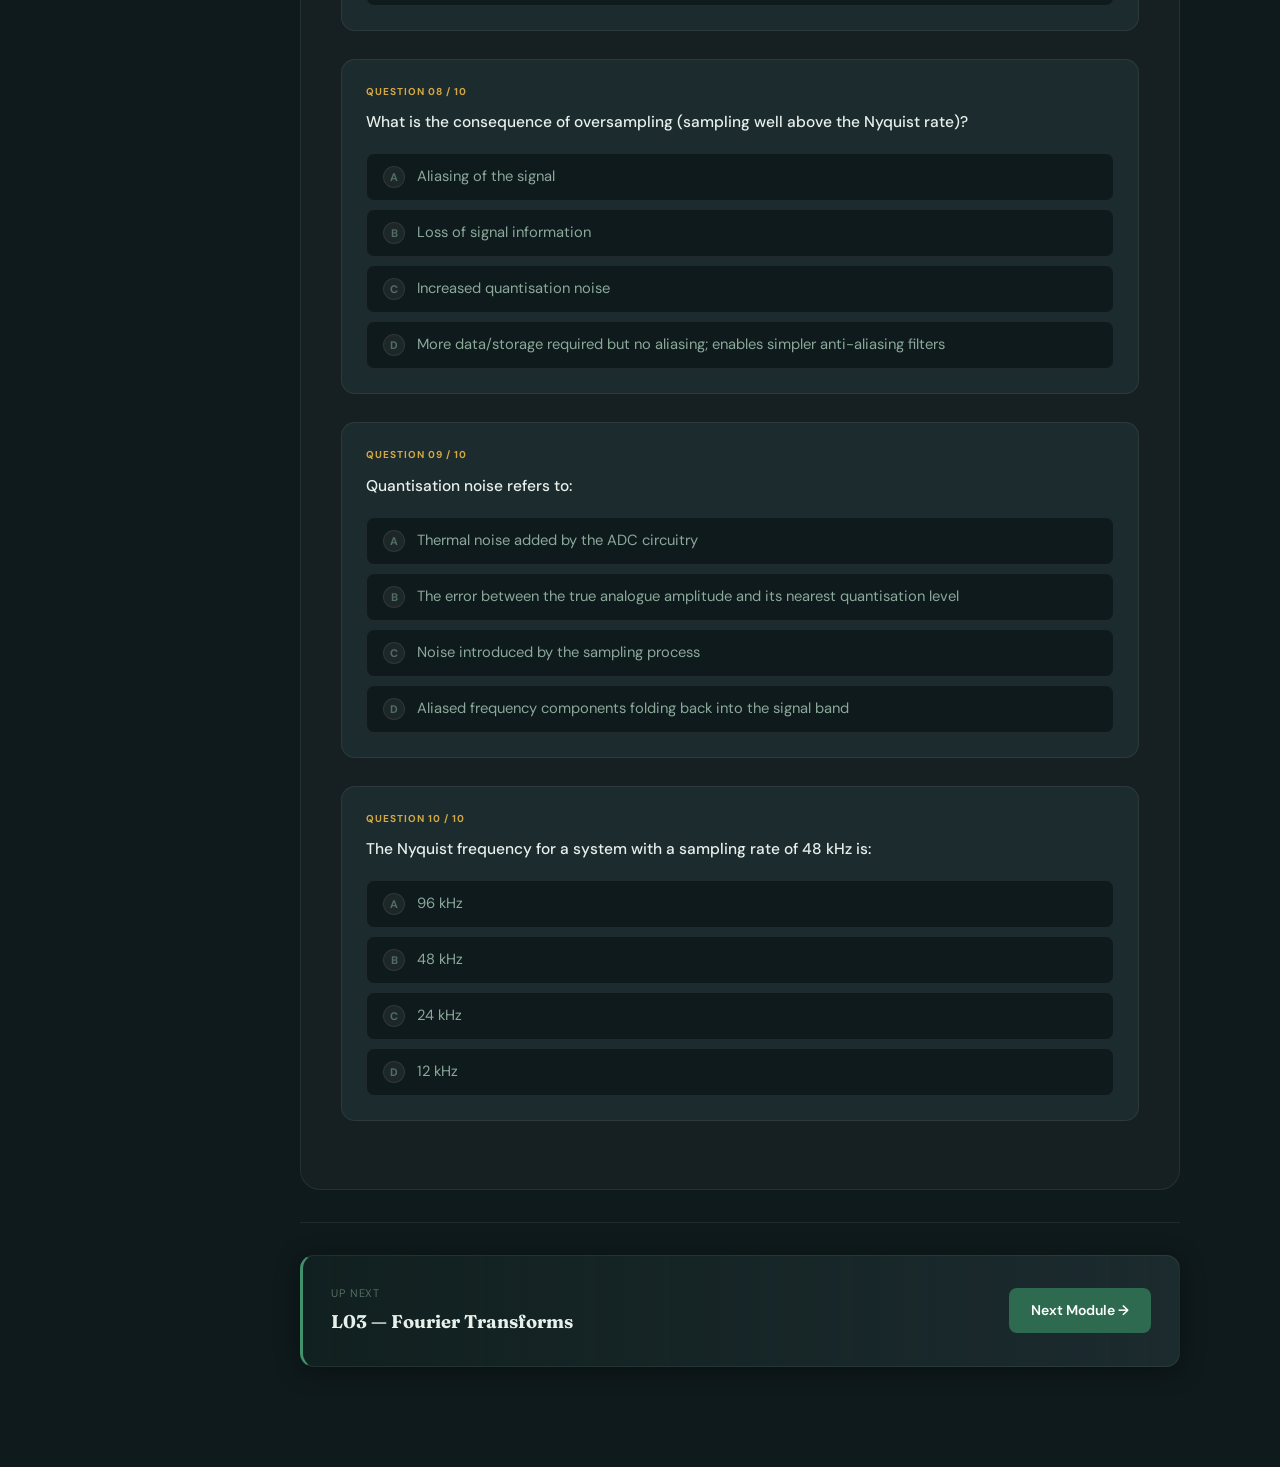
<file: l02-sampling.html>
<!DOCTYPE html>
<html lang="en">
<head>
  <meta charset="UTF-8" />
  <meta name="viewport" content="width=device-width, initial-scale=1.0" />
  <title>L02 — Sampling &amp; Quantisation | MCE 312</title>
  <link rel="stylesheet" href="style.css" />
</head>
<body>
<div class="app-shell">

  <aside class="sidebar">
    <div class="sidebar-logo">
      <a href="index.html" class="logo-badge">
        <div class="logo-icon">〜</div>
        <div class="logo-text">
          <span class="course">MCE 312</span>
          <span class="title">Signals &amp; Systems</span>
        </div>
      </a>
    </div>
    <nav class="sidebar-nav">
      <div class="nav-section-label">Navigation</div>
      <a href="index.html" class="nav-item"><span class="nav-icon">🏠</span> Dashboard</a>
      <div class="nav-section-label">Modules</div>
      <a href="l01-intro.html" class="nav-item"><span class="nav-icon">📡</span> L01 — Intro to Signals</a>
      <a href="l02-sampling.html" class="nav-item active"><span class="nav-icon">🔢</span> L02 — Sampling &amp; Quantisation</a>
      <a href="l03-fourier.html" class="nav-item"><span class="nav-icon">🌊</span> L03 — Fourier Transforms</a>
      <div class="nav-section-label">Tools</div>
      <a href="formulas.html" class="nav-item"><span class="nav-icon">📐</span> Formula Sheet <span class="nav-badge">Quick</span></a>
    </nav>
    <div class="sidebar-footer">
      <p>FUTMINNA · Dept of Mechatronics Engineering<br/><span>Engr. Dr. J. A. Bala</span> · 300 Level</p>
    </div>
  </aside>
  <div class="sidebar-overlay"></div>

  <main class="main-content">
    <div class="topbar">
      <div class="topbar-left">
        <button class="menu-toggle">☰</button>
        <nav class="breadcrumb">
          <a href="index.html">Dashboard</a>
          <span class="sep">/</span>
          <span class="current">L02 — Sampling &amp; Quantisation</span>
        </nav>
      </div>
      <div class="topbar-right">
        <div class="progress-pill"><span class="dot"></span>Module 2 of 3</div>
      </div>
    </div>

    <div class="page-content fade-in">

      <div class="page-hero">
        <div class="hero-tag">🔢 Module 02</div>
        <h1>Sampling &amp; Quantisation</h1>
        <p class="subtitle">How the analogue world becomes digital — the science of sampling rates, the Nyquist theorem, quantisation noise, and the ADC/DAC pipeline that powers all modern digital systems.</p>
        <div class="hero-meta">
          <div class="meta-chip"><span class="icon">📐</span> Nyquist Theorem</div>
          <div class="meta-chip"><span class="icon">🎛️</span> ADC/DAC</div>
          <div class="meta-chip"><span class="icon">🧪</span> 10-Q Quiz Below</div>
        </div>
      </div>

      <!-- ── 1. Sampling ────────────────────────────────── -->
      <div class="section-heading">
        <h2>1. Sampling — The First Step of Digitisation</h2>
        <span class="tag">Core Concept</span>
      </div>

      <div class="card">
        <h3>What Is Sampling?</h3>
        <p>Sampling is the process of converting a continuous-time (analogue) signal into a discrete-time sequence by recording the signal's amplitude at regular time intervals. The time between samples is the <strong>sampling period T<sub>s</sub></strong>, and the number of samples per second is the <strong>sampling frequency f<sub>s</sub></strong>.</p>
        <div class="math-block" data-label="Key Relationship">
Ts = 1 / fs

Where:
  Ts = Sampling period (seconds)
  fs = Sampling frequency (Hz = samples/second)
        </div>
      </div>

      <div class="info-box">
        <span class="info-icon">💡</span>
        <p><strong>Analogy:</strong> Imagine a film camera. It doesn't capture smooth, continuous motion — it captures individual frames (samples) at a fixed rate (fps = samples/second). If you shoot at 24fps and the action is slow, it looks fine. But shoot a fast-spinning fan at 24fps and you might see it spinning backwards — that's aliasing.</p>
      </div>

      <!-- Sampling SVG diagram -->
      <div class="diagram-container">
        <svg viewBox="0 0 560 150" width="100%" xmlns="http://www.w3.org/2000/svg">
          <!-- Axes -->
          <line x1="20" y1="110" x2="540" y2="110" stroke="#526e62" stroke-width="1"/>
          <line x1="20" y1="20" x2="20" y2="120" stroke="#526e62" stroke-width="1"/>
          <!-- Analogue sine wave -->
          <path d="M20,75 C50,30 90,30 120,75 C150,120 190,120 220,75 C250,30 290,30 320,75 C350,120 390,120 420,75 C450,30 490,30 520,75"
                fill="none" stroke="rgba(64,145,108,0.5)" stroke-width="2" stroke-dasharray="5,3"/>
          <!-- Sample stems and dots -->
          <line x1="60" y1="110" x2="60" y2="42" stroke="#D4A843" stroke-width="1.5" stroke-dasharray="2,2"/>
          <circle cx="60" cy="42" r="4" fill="#D4A843"/>
          <line x1="120" y1="110" x2="120" y2="75" stroke="#D4A843" stroke-width="1.5" stroke-dasharray="2,2"/>
          <circle cx="120" cy="75" r="4" fill="#D4A843"/>
          <line x1="180" y1="110" x2="180" y2="108" stroke="#D4A843" stroke-width="1.5" stroke-dasharray="2,2"/>
          <circle cx="180" cy="108" r="4" fill="#D4A843"/>
          <line x1="240" y1="110" x2="240" y2="75" stroke="#D4A843" stroke-width="1.5" stroke-dasharray="2,2"/>
          <circle cx="240" cy="75" r="4" fill="#D4A843"/>
          <line x1="300" y1="110" x2="300" y2="42" stroke="#D4A843" stroke-width="1.5" stroke-dasharray="2,2"/>
          <circle cx="300" cy="42" r="4" fill="#D4A843"/>
          <line x1="360" y1="110" x2="360" y2="75" stroke="#D4A843" stroke-width="1.5" stroke-dasharray="2,2"/>
          <circle cx="360" cy="75" r="4" fill="#D4A843"/>
          <line x1="420" y1="110" x2="420" y2="108" stroke="#D4A843" stroke-width="1.5" stroke-dasharray="2,2"/>
          <circle cx="420" cy="108" r="4" fill="#D4A843"/>
          <line x1="480" y1="110" x2="480" y2="75" stroke="#D4A843" stroke-width="1.5" stroke-dasharray="2,2"/>
          <circle cx="480" cy="75" r="4" fill="#D4A843"/>
          <!-- Labels -->
          <text x="22" y="135" font-size="9" fill="#8ba89a" font-family="Space Mono">0</text>
          <text x="525" y="113" font-size="9" fill="#8ba89a" font-family="Space Mono">t</text>
          <text x="30" y="32" font-size="9" fill="rgba(64,145,108,0.8)" font-family="DM Sans">Analogue x(t)</text>
          <text x="430" y="32" font-size="9" fill="#D4A843" font-family="DM Sans">Samples x[n]</text>
          <!-- Ts brace -->
          <line x1="60" y1="128" x2="120" y2="128" stroke="#526e62" stroke-width="1"/>
          <line x1="60" y1="124" x2="60" y2="132" stroke="#526e62" stroke-width="1"/>
          <line x1="120" y1="124" x2="120" y2="132" stroke="#526e62" stroke-width="1"/>
          <text x="72" y="143" font-size="9" fill="#8ba89a" font-family="Space Mono">Ts</text>
        </svg>
        <figcaption>Sampling: the continuous signal (dashed green) is measured at discrete intervals T<sub>s</sub>, producing samples x[n] (gold dots)</figcaption>
      </div>

      <!-- ── 2. Aliasing ─────────────────────────────────── -->
      <div class="section-heading">
        <h2>2. Aliasing — The Sampling Hazard</h2>
        <span class="tag">Critical Concept</span>
      </div>

      <div class="card accent-warn">
        <h3>⚠️ What Is Aliasing?</h3>
        <p>Aliasing occurs when a signal is sampled at a rate that is <strong>too low</strong> (undersampling). The sampled data becomes ambiguous — it could represent multiple different continuous-time signals. The lower-frequency signal that "impersonates" the true signal is called the <strong>alias</strong>.</p>
        <p style="margin-top:10px;">Once aliasing occurs, the original signal cannot be perfectly recovered — the information is permanently lost. This is why choosing the correct sampling rate is critical.</p>
      </div>

      <div class="info-box warn">
        <span class="info-icon">🎬</span>
        <p><strong>Real-world example:</strong> A car wheel spinning at 600 RPM filmed at 24fps may appear to spin slowly backwards. The camera is "under-sampling" the rotation, so the wheel's true frequency aliases to a lower apparent frequency.</p>
      </div>

      <!-- ── 3. Nyquist Sampling Theorem ────────────────── -->
      <div class="section-heading">
        <h2>3. Nyquist-Shannon Sampling Theorem</h2>
        <span class="tag">⭐ Most Important</span>
      </div>

      <div class="card accent-gold">
        <h3>⭐ The Theorem</h3>
        <p>A continuous-time analogue signal with maximum frequency component <strong>f<sub>max</sub></strong> can be perfectly reconstructed from its samples if and only if the sampling frequency satisfies:</p>
        <div class="math-block" data-label="Nyquist Criterion">
fs ≥ 2 · fmax

The minimum sampling rate (2·fmax) is called the NYQUIST RATE.
The maximum allowable signal frequency (fs/2) is the NYQUIST FREQUENCY.
        </div>
        <p style="margin-top:12px;">If <span class="math-inline">fs &lt; 2·fmax</span>, aliasing occurs and the original signal <em>cannot</em> be recovered.</p>
      </div>

      <div class="grid-3">
        <div class="stat-card">
          <div class="stat-value">2f<sub style="font-size:0.6em">max</sub></div>
          <div class="stat-label">Nyquist Rate (minimum fs)</div>
        </div>
        <div class="stat-card">
          <div class="stat-value">f<sub style="font-size:0.6em">s</sub>/2</div>
          <div class="stat-label">Nyquist Frequency (max signal freq)</div>
        </div>
        <div class="stat-card">
          <div class="stat-value">44.1<sub style="font-size:0.6em">kHz</sub></div>
          <div class="stat-label">CD Audio (20kHz × 2 + margin)</div>
        </div>
      </div>

      <div class="card">
        <h3>📘 Worked Example</h3>
        <p><strong>Problem:</strong> Music contains frequency components up to 20 kHz. What is the minimum sampling frequency to reconstruct the audible content?</p>
        <div class="math-block" data-label="Solution">
Given:  fmax = 20 kHz
Apply:  fs ≥ 2 · fmax
        fs ≥ 2 × 20,000 Hz
        fs ≥ 40,000 Hz = 40 kHz

Answer: Minimum sampling rate = 40 kHz
Note: CD audio uses 44.1 kHz — slightly above minimum
      for practical filter implementation headroom.
        </div>
      </div>

      <!-- ── 4. Quantisation ────────────────────────────── -->
      <div class="section-heading">
        <h2>4. Quantisation</h2>
        <span class="tag">ADC Step 2</span>
      </div>

      <div class="card">
        <h3>What Is Quantisation?</h3>
        <p>After sampling (which handles the <em>time</em> axis), quantisation handles the <em>amplitude</em> axis. A digital system can only store discrete amplitude levels — quantisation maps the continuous amplitude to the nearest available digital level.</p>
        <p style="margin-top:10px;">With a <strong>W-bit</strong> ADC, there are <span class="math-inline">2<sup>W</sup></span> quantisation levels available.</p>
      </div>

      <div class="grid-2">
        <div class="card accent-teal">
          <h3>Key Quantisation Formulas</h3>
          <div class="math-block" data-label="Number of Levels">
L = 2^W

Where W = ADC word length (bits)
L = number of quantisation levels
          </div>
          <div class="math-block" data-label="Step Size (Δ)">
Δ = (V_max - V_min) / (L - 1)
  = Range / (2^W - 1)
          </div>
        </div>
        <div class="card">
          <h3>📘 Worked Example</h3>
          <p><strong>Problem:</strong> A 3-bit ADC covers a range of 0 to 2V. Find the step size.</p>
          <div class="math-block" data-label="Solution">
W = 3 bits
L = 2³ = 8 levels
Range = 2 - 0 = 2 V
Intervals = L - 1 = 7

Δ = 2 / 7 ≈ 0.286 V
          </div>
        </div>
      </div>

      <div class="card">
        <h3>Quantisation Noise (Error)</h3>
        <p>Since continuous amplitudes must be rounded to the nearest level, the difference between the true value and the quantised value is <strong>quantisation noise</strong> (also called quantisation error). The maximum error is ±Δ/2.</p>
        <div class="math-block" data-label="Max Quantisation Error">
|e_q| ≤ Δ/2

To reduce quantisation noise → increase W (more bits)
Every additional bit halves the step size and adds ~6 dB of dynamic range.
        </div>
      </div>

      <!-- ADC vs DAC pipeline diagram -->
      <div class="diagram-container">
        <svg viewBox="0 0 560 90" width="100%" xmlns="http://www.w3.org/2000/svg">
          <defs>
            <marker id="ar" markerWidth="6" markerHeight="6" refX="5" refY="3" orient="auto">
              <path d="M0,0 L0,6 L6,3 z" fill="#40916C"/>
            </marker>
          </defs>
          <!-- Analogue -->
          <rect x="10" y="25" width="80" height="40" rx="6" fill="rgba(45,106,79,0.15)" stroke="#40916C" stroke-width="1.5"/>
          <text x="50" y="48" font-size="10" fill="#e8f0ec" font-family="DM Sans" text-anchor="middle" font-weight="600">Analogue</text>
          <text x="50" y="60" font-size="9" fill="#8ba89a" font-family="DM Sans" text-anchor="middle">x(t)</text>
          <!-- Arrow -->
          <line x1="90" y1="45" x2="128" y2="45" stroke="#40916C" stroke-width="1.5" marker-end="url(#ar)"/>
          <!-- Sampler -->
          <rect x="128" y="25" width="90" height="40" rx="6" fill="rgba(212,168,67,0.1)" stroke="#D4A843" stroke-width="1.5"/>
          <text x="173" y="43" font-size="10" fill="#e8f0ec" font-family="DM Sans" text-anchor="middle" font-weight="600">Sampler</text>
          <text x="173" y="57" font-size="9" fill="#8ba89a" font-family="DM Sans" text-anchor="middle">fs ≥ 2fmax</text>
          <!-- Arrow -->
          <line x1="218" y1="45" x2="256" y2="45" stroke="#40916C" stroke-width="1.5" marker-end="url(#ar)"/>
          <!-- Quantiser -->
          <rect x="256" y="25" width="100" height="40" rx="6" fill="rgba(212,168,67,0.1)" stroke="#D4A843" stroke-width="1.5"/>
          <text x="306" y="43" font-size="10" fill="#e8f0ec" font-family="DM Sans" text-anchor="middle" font-weight="600">Quantiser</text>
          <text x="306" y="57" font-size="9" fill="#8ba89a" font-family="DM Sans" text-anchor="middle">2^W levels</text>
          <!-- Arrow -->
          <line x1="356" y1="45" x2="394" y2="45" stroke="#40916C" stroke-width="1.5" marker-end="url(#ar)"/>
          <!-- Encoder -->
          <rect x="394" y="25" width="80" height="40" rx="6" fill="rgba(126,179,255,0.1)" stroke="#7eb3ff" stroke-width="1.5"/>
          <text x="434" y="43" font-size="10" fill="#e8f0ec" font-family="DM Sans" text-anchor="middle" font-weight="600">Encoder</text>
          <text x="434" y="57" font-size="9" fill="#8ba89a" font-family="DM Sans" text-anchor="middle">x[n] binary</text>
          <!-- Arrow -->
          <line x1="474" y1="45" x2="510" y2="45" stroke="#40916C" stroke-width="1.5" marker-end="url(#ar)"/>
          <!-- Digital -->
          <rect x="510" y="25" width="40" height="40" rx="6" fill="rgba(45,106,79,0.15)" stroke="#40916C" stroke-width="1.5"/>
          <text x="530" y="48" font-size="9" fill="#e8f0ec" font-family="DM Sans" text-anchor="middle" font-weight="600">01010</text>
          <!-- Labels below -->
          <text x="173" y="80" font-size="8.5" fill="#526e62" font-family="DM Sans" text-anchor="middle">CT → DT</text>
          <text x="306" y="80" font-size="8.5" fill="#526e62" font-family="DM Sans" text-anchor="middle">Continuous → Discrete Amp</text>
          <text x="434" y="80" font-size="8.5" fill="#526e62" font-family="DM Sans" text-anchor="middle">→ Binary</text>
        </svg>
        <figcaption>Analogue-to-Digital Conversion (ADC) pipeline: Sampling then Quantisation then Encoding</figcaption>
      </div>

      <!-- ── 5. Signal Reconstruction ──────────────────── -->
      <div class="section-heading">
        <h2>5. Signal Reconstruction (DAC)</h2>
        <span class="tag">Digital → Analogue</span>
      </div>

      <div class="card">
        <h3>Reconstruction via Interpolation</h3>
        <p>Converting a digital signal back to analogue requires reconstructing a continuous waveform from the discrete samples. This is done via <strong>interpolation</strong>. The simplest method in a DAC is the <strong>Zero-Order Hold (ZOH)</strong>.</p>
      </div>

      <div class="grid-2">
        <div class="card accent-teal">
          <h3>Zero-Order Hold (ZOH)</h3>
          <p>The DAC holds each sample value constant until the next sample arrives. The result is a "staircase" approximation of the original signal.</p>
          <div class="math-block" data-label="ZOH Output">
x_ZOH(t) = x[n]  for  nTs ≤ t &lt; (n+1)Ts
          </div>
          <p style="font-size:0.88rem; color:var(--text-muted); margin-top:8px;">A low-pass filter is applied after the ZOH to smooth out the staircasing effect and recover the original signal.</p>
        </div>
        <div class="card">
          <!-- ZOH diagram -->
          <h3>ZOH Staircase Output</h3>
          <div class="diagram-container" style="padding:12px 10px;">
            <svg viewBox="0 0 200 100" width="100%" xmlns="http://www.w3.org/2000/svg">
              <line x1="10" y1="80" x2="195" y2="80" stroke="#526e62" stroke-width="1"/>
              <line x1="10" y1="10" x2="10" y2="88" stroke="#526e62" stroke-width="1"/>
              <!-- Original -->
              <path d="M10,65 C35,35 55,35 80,65 C105,95 125,95 160,65 C175,50 185,42 195,38"
                    fill="none" stroke="rgba(64,145,108,0.4)" stroke-width="1.5" stroke-dasharray="4,2"/>
              <!-- ZOH staircase -->
              <polyline points="10,65 35,65 35,42 60,42 60,30 85,30 85,50 110,50 110,72 135,72 135,65 160,65 160,55 185,55"
                        fill="none" stroke="#D4A843" stroke-width="2" stroke-linejoin="square"/>
              <text x="100" y="95" font-size="8" fill="#8ba89a" font-family="Space Mono" text-anchor="middle">t</text>
            </svg>
            <figcaption>Gold = ZOH staircase; dashed = original analogue signal</figcaption>
          </div>
        </div>
      </div>

      <!-- ── 6. Resolution and Dynamic Range ───────────── -->
      <div class="section-heading">
        <h2>6. Resolution and Dynamic Range</h2>
        <span class="tag">ADC Performance</span>
      </div>

      <div class="grid-2">
        <div class="card">
          <h3>Resolution</h3>
          <p>The smallest change in analogue voltage that the ADC can detect — equal to the step size Δ.</p>
          <div class="math-block" data-label="Resolution">
Resolution = Δ = V_range / (2^W - 1)
          </div>
          <p style="font-size:0.88rem; color:var(--text-muted); margin-top:8px;">Higher W → smaller Δ → better resolution → less quantisation noise.</p>
        </div>
        <div class="card">
          <h3>Dynamic Range (DR)</h3>
          <p>The ratio of the largest to the smallest representable signal level, expressed in dB.</p>
          <div class="math-block" data-label="Dynamic Range">
DR ≈ 6.02 × W  dB

(Approximately 6 dB per bit)

Examples:
  8-bit ADC  → ~48 dB DR
  16-bit ADC → ~96 dB DR
  24-bit ADC → ~144 dB DR
          </div>
        </div>
      </div>

      <table class="data-table">
        <thead>
          <tr><th>Bits (W)</th><th>Levels (2<sup>W</sup>)</th><th>Dynamic Range (dB)</th><th>Common Use</th></tr>
        </thead>
        <tbody>
          <tr><td>8</td><td>256</td><td>~48</td><td>Basic audio, old video games</td></tr>
          <tr><td>12</td><td>4,096</td><td>~72</td><td>Instrumentation, sensors</td></tr>
          <tr><td>16</td><td>65,536</td><td>~96</td><td>CD audio, high-quality audio</td></tr>
          <tr><td>24</td><td>16,777,216</td><td>~144</td><td>Professional audio, studio recording</td></tr>
        </tbody>
      </table>

      <!-- ═══════════════════════════════════════════════
           QUIZ
      ════════════════════════════════════════════════ -->
      <div class="quiz-wrapper" id="quiz">
        <div class="quiz-header">
          <div class="quiz-icon">🧪</div>
          <div class="quiz-header-text">
            <h2>Module 02 Quiz</h2>
            <p>10 questions · Instant feedback · Detailed explanations</p>
          </div>
        </div>

        <div class="quiz-progress-bar">
          <div class="quiz-progress-fill"></div>
        </div>

        <!-- Q1 -->
        <div class="quiz-question" data-correct="2">
          <div class="q-number">Question 01 / 10</div>
          <div class="q-text">The Nyquist sampling theorem states that to avoid aliasing, the sampling frequency f<sub>s</sub> must satisfy:</div>
          <div class="q-options">
            <button class="q-option"><span class="opt-letter">A</span> fs ≥ fmax</button>
            <button class="q-option"><span class="opt-letter">B</span> fs ≤ 2·fmax</button>
            <button class="q-option"><span class="opt-letter">C</span> fs ≥ 2·fmax</button>
            <button class="q-option"><span class="opt-letter">D</span> fs = fmax / 2</button>
          </div>
          <div class="q-explanation">
            <strong>C is correct:</strong> The Nyquist criterion states fs ≥ 2·fmax. This ensures each frequency component has at least 2 samples per cycle, allowing perfect reconstruction. Sampling at exactly 2·fmax is the Nyquist rate (the theoretical minimum). 
            <br/>• A (fs ≥ fmax) is insufficient — you'd only have 1 sample per cycle. 
            <br/>• B incorrectly says fs ≤ 2·fmax, which is the wrong direction. 
            <br/>• D is below Nyquist and guarantees aliasing.
          </div>
        </div>

        <!-- Q2 -->
        <div class="quiz-question" data-correct="1">
          <div class="q-number">Question 02 / 10</div>
          <div class="q-text">A voice signal has a bandwidth of 0 – 4 kHz. What is the minimum sampling rate that prevents aliasing?</div>
          <div class="q-options">
            <button class="q-option"><span class="opt-letter">A</span> 4 kHz</button>
            <button class="q-option"><span class="opt-letter">B</span> 8 kHz</button>
            <button class="q-option"><span class="opt-letter">C</span> 16 kHz</button>
            <button class="q-option"><span class="opt-letter">D</span> 2 kHz</button>
          </div>
          <div class="q-explanation">
            <strong>B is correct:</strong> Applying the Nyquist criterion: fs_min = 2 × fmax = 2 × 4,000 = 8,000 Hz = 8 kHz. This is why telephony systems (G.711) sample voice at 8 kHz. 
            <br/>• A (4 kHz) equals fmax, giving only 1 sample per cycle — aliasing occurs. 
            <br/>• C (16 kHz) is above Nyquist — valid but wasteful. 
            <br/>• D (2 kHz) is below Nyquist — severe aliasing.
          </div>
        </div>

        <!-- Q3 -->
        <div class="quiz-question" data-correct="0">
          <div class="q-number">Question 03 / 10</div>
          <div class="q-text">Aliasing is a phenomenon that occurs when:</div>
          <div class="q-options">
            <button class="q-option"><span class="opt-letter">A</span> A signal is sampled below the Nyquist rate, causing frequency overlap</button>
            <button class="q-option"><span class="opt-letter">B</span> The signal amplitude exceeds the ADC range</button>
            <button class="q-option"><span class="opt-letter">C</span> Quantisation noise is too high</button>
            <button class="q-option"><span class="opt-letter">D</span> The sampling rate is too high</button>
          </div>
          <div class="q-explanation">
            <strong>A is correct:</strong> Under-sampling causes high-frequency components to "fold" into the lower frequency range, making them indistinguishable from genuine low-frequency content. This frequency overlap is aliasing. Once it happens, the original signal is irrecoverable. 
            <br/>• B is clipping/saturation, not aliasing. 
            <br/>• C is a quantisation issue, separate from sampling. 
            <br/>• D (oversampling) wastes resources but does NOT cause aliasing.
          </div>
        </div>

        <!-- Q4 -->
        <div class="quiz-question" data-correct="3">
          <div class="q-number">Question 04 / 10</div>
          <div class="q-text">How many quantisation levels does a 4-bit ADC have?</div>
          <div class="q-options">
            <button class="q-option"><span class="opt-letter">A</span> 4</button>
            <button class="q-option"><span class="opt-letter">B</span> 8</button>
            <button class="q-option"><span class="opt-letter">C</span> 12</button>
            <button class="q-option"><span class="opt-letter">D</span> 16</button>
          </div>
          <div class="q-explanation">
            <strong>D is correct:</strong> Levels = 2^W = 2^4 = 16. Each bit doubles the number of levels: 1-bit = 2 levels, 2-bit = 4, 3-bit = 8, 4-bit = 16. 
            <br/>• A (4) confuses bits with levels — W=4 is the number of bits. 
            <br/>• B (8) is for a 3-bit ADC. 
            <br/>• C (12) has no power-of-2 basis for 4 bits.
          </div>
        </div>

        <!-- Q5 -->
        <div class="quiz-question" data-correct="1">
          <div class="q-number">Question 05 / 10</div>
          <div class="q-text">A 3-bit ADC covers a voltage range of 0 to 7V. What is the step size Δ?</div>
          <div class="q-options">
            <button class="q-option"><span class="opt-letter">A</span> 0.875 V</button>
            <button class="q-option"><span class="opt-letter">B</span> 1.0 V</button>
            <button class="q-option"><span class="opt-letter">C</span> 1.4 V</button>
            <button class="q-option"><span class="opt-letter">D</span> 7.0 V</button>
          </div>
          <div class="q-explanation">
            <strong>B is correct:</strong> W=3 → L=2³=8 levels → 7 intervals. Δ = Range/(L−1) = 7/(8−1) = 7/7 = 1.0 V. 
            <br/>• A (0.875) = 7/8 — incorrectly divides by L rather than (L−1). 
            <br/>• C (1.4) = 7/5 — incorrect divisor. 
            <br/>• D (7) is the full range, not the step.
          </div>
        </div>

        <!-- Q6 -->
        <div class="quiz-question" data-correct="2">
          <div class="q-number">Question 06 / 10</div>
          <div class="q-text">The Zero-Order Hold (ZOH) in a DAC produces which characteristic output waveform?</div>
          <div class="q-options">
            <button class="q-option"><span class="opt-letter">A</span> A perfect sine wave reconstruction</button>
            <button class="q-option"><span class="opt-letter">B</span> A linear interpolation between samples</button>
            <button class="q-option"><span class="opt-letter">C</span> A staircase approximation</button>
            <button class="q-option"><span class="opt-letter">D</span> An impulse train</button>
          </div>
          <div class="q-explanation">
            <strong>C is correct:</strong> ZOH holds each sample's amplitude constant until the next sample arrives, producing a step-like staircase output. A reconstruction filter (LPF) is then applied to smooth it. 
            <br/>• A is the desired final output after filtering, not the raw ZOH output. 
            <br/>• B describes first-order hold (FOH), which linearly interpolates between samples. 
            <br/>• D is the sampled signal before reconstruction, not ZOH output.
          </div>
        </div>

        <!-- Q7 -->
        <div class="quiz-question" data-correct="0">
          <div class="q-number">Question 07 / 10</div>
          <div class="q-text">Approximately how many dB of dynamic range does each bit of ADC resolution add?</div>
          <div class="q-options">
            <button class="q-option"><span class="opt-letter">A</span> ~6 dB per bit</button>
            <button class="q-option"><span class="opt-letter">B</span> ~3 dB per bit</button>
            <button class="q-option"><span class="opt-letter">C</span> ~12 dB per bit</button>
            <button class="q-option"><span class="opt-letter">D</span> ~10 dB per bit</button>
          </div>
          <div class="q-explanation">
            <strong>A is correct:</strong> DR ≈ 6.02 × W dB. Each additional bit doubles the number of levels (×2 in amplitude = ×4 in power), and 10·log₁₀(4) ≈ 6.02 dB. A 16-bit ADC has DR ≈ 96 dB; adding one bit gives ≈102 dB. 
            <br/>• B (3 dB) corresponds to a factor of 2 in power — that's one more level in voltage (×√2), not one bit. 
            <br/>• C and D do not match the standard formula.
          </div>
        </div>

        <!-- Q8 -->
        <div class="quiz-question" data-correct="3">
          <div class="q-number">Question 08 / 10</div>
          <div class="q-text">What is the consequence of oversampling (sampling well above the Nyquist rate)?</div>
          <div class="q-options">
            <button class="q-option"><span class="opt-letter">A</span> Aliasing of the signal</button>
            <button class="q-option"><span class="opt-letter">B</span> Loss of signal information</button>
            <button class="q-option"><span class="opt-letter">C</span> Increased quantisation noise</button>
            <button class="q-option"><span class="opt-letter">D</span> More data/storage required but no aliasing; enables simpler anti-aliasing filters</button>
          </div>
          <div class="q-explanation">
            <strong>D is correct:</strong> Oversampling is safe — it doesn't cause aliasing or information loss. The trade-off is more samples per second → more data to store and process. However, it spreads quantisation noise across a wider band (noise shaping benefit) and allows the use of simpler, cheaper anti-aliasing low-pass filters. 
            <br/>• A is wrong — aliasing only happens from under-sampling. 
            <br/>• B is wrong — oversampling preserves all information. 
            <br/>• C is wrong — more bits reduce quantisation noise, not more samples.
          </div>
        </div>

        <!-- Q9 -->
        <div class="quiz-question" data-correct="1">
          <div class="q-number">Question 09 / 10</div>
          <div class="q-text">Quantisation noise refers to:</div>
          <div class="q-options">
            <button class="q-option"><span class="opt-letter">A</span> Thermal noise added by the ADC circuitry</button>
            <button class="q-option"><span class="opt-letter">B</span> The error between the true analogue amplitude and its nearest quantisation level</button>
            <button class="q-option"><span class="opt-letter">C</span> Noise introduced by the sampling process</button>
            <button class="q-option"><span class="opt-letter">D</span> Aliased frequency components folding back into the signal band</button>
          </div>
          <div class="q-explanation">
            <strong>B is correct:</strong> Quantisation noise (error) = actual_value − quantised_value. Its maximum magnitude is ±Δ/2. It is an inevitable consequence of rounding amplitudes to discrete levels. 
            <br/>• A is thermal (Johnson) noise — a physical hardware noise. 
            <br/>• C confuses sampling noise with quantisation noise; sampling itself (in the ideal case) introduces no noise. 
            <br/>• D describes aliasing, which is a time-domain sampling issue.
          </div>
        </div>

        <!-- Q10 -->
        <div class="quiz-question" data-correct="2">
          <div class="q-number">Question 10 / 10</div>
          <div class="q-text">The Nyquist frequency for a system with a sampling rate of 48 kHz is:</div>
          <div class="q-options">
            <button class="q-option"><span class="opt-letter">A</span> 96 kHz</button>
            <button class="q-option"><span class="opt-letter">B</span> 48 kHz</button>
            <button class="q-option"><span class="opt-letter">C</span> 24 kHz</button>
            <button class="q-option"><span class="opt-letter">D</span> 12 kHz</button>
          </div>
          <div class="q-explanation">
            <strong>C is correct:</strong> Nyquist frequency = fs/2 = 48,000/2 = 24,000 Hz = 24 kHz. This is the maximum signal frequency the system can represent without aliasing. Any signal component above 24 kHz would need anti-aliasing filtering before sampling. 
            <br/>• A (96 kHz = 2×fs) — that's twice the sampling rate, which has no standard name here. 
            <br/>• B confuses Nyquist frequency with sampling frequency. 
            <br/>• D (12 kHz = fs/4) has no standard significance.
          </div>
        </div>

        <!-- Score Card -->
        <div class="quiz-score-card">
          <div class="score-circle"><span class="score-num">—</span></div>
          <h3>Quiz Complete!</h3>
          <p class="grade-label" style="font-size:1rem; color: var(--gold); margin: 8px 0;"></p>
          <p>Review the explanations above for any questions you got wrong, then try again.</p>
          <button class="btn-retry">↺ Retry Quiz</button>
        </div>
      </div>

      <div class="divider"></div>
      <div class="card accent-teal" style="display:flex; align-items:center; justify-content:space-between; flex-wrap:wrap; gap:16px;">
        <div>
          <p style="font-size:11px; color:var(--text-muted); text-transform:uppercase; letter-spacing:0.08em; margin-bottom:4px;">Up Next</p>
          <h3 style="margin:0;">L03 — Fourier Transforms</h3>
        </div>
        <a href="l03-fourier.html" style="display:inline-flex; align-items:center; gap:8px; padding:11px 22px; background:var(--teal); color:#fff; border-radius:8px; text-decoration:none; font-weight:600; font-size:14px;">Next Module →</a>
      </div>

    </div>
  </main>
</div>
<script src="main.js"></script>
</body>
</html>
</file>
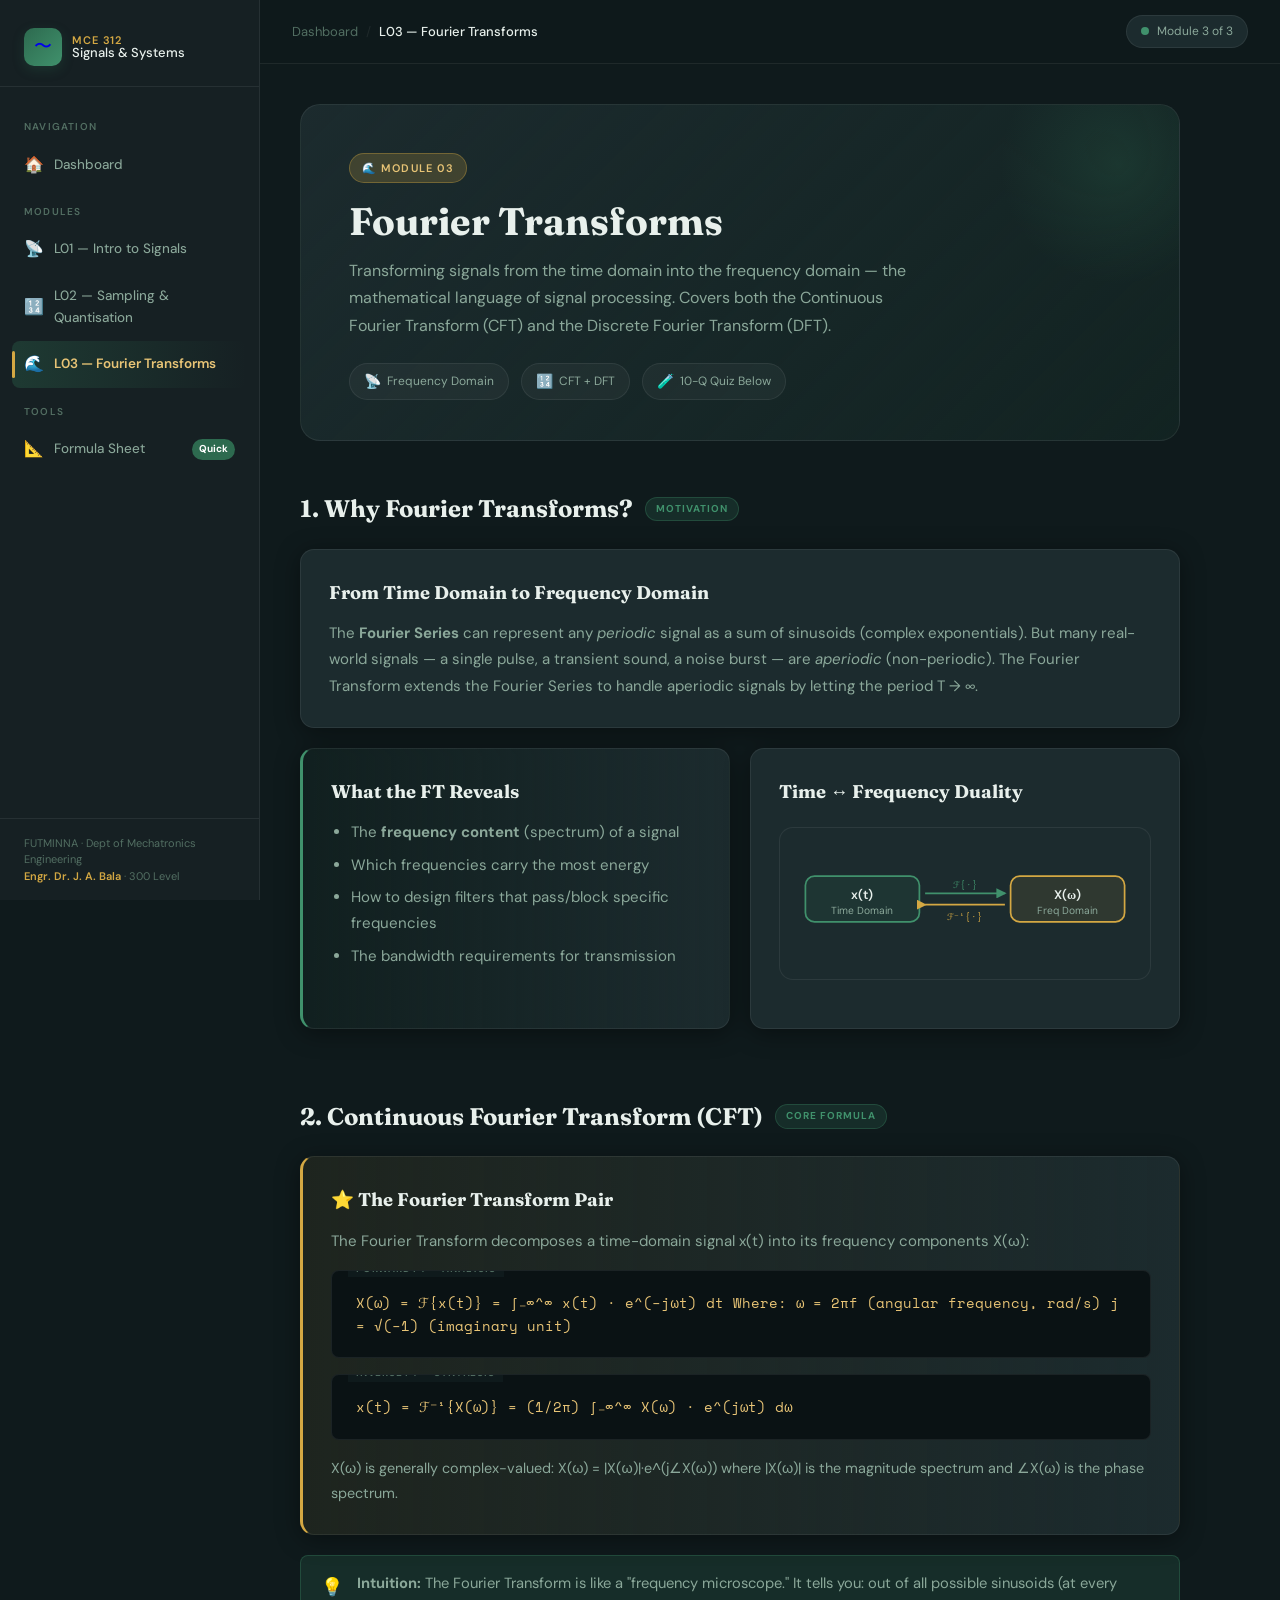
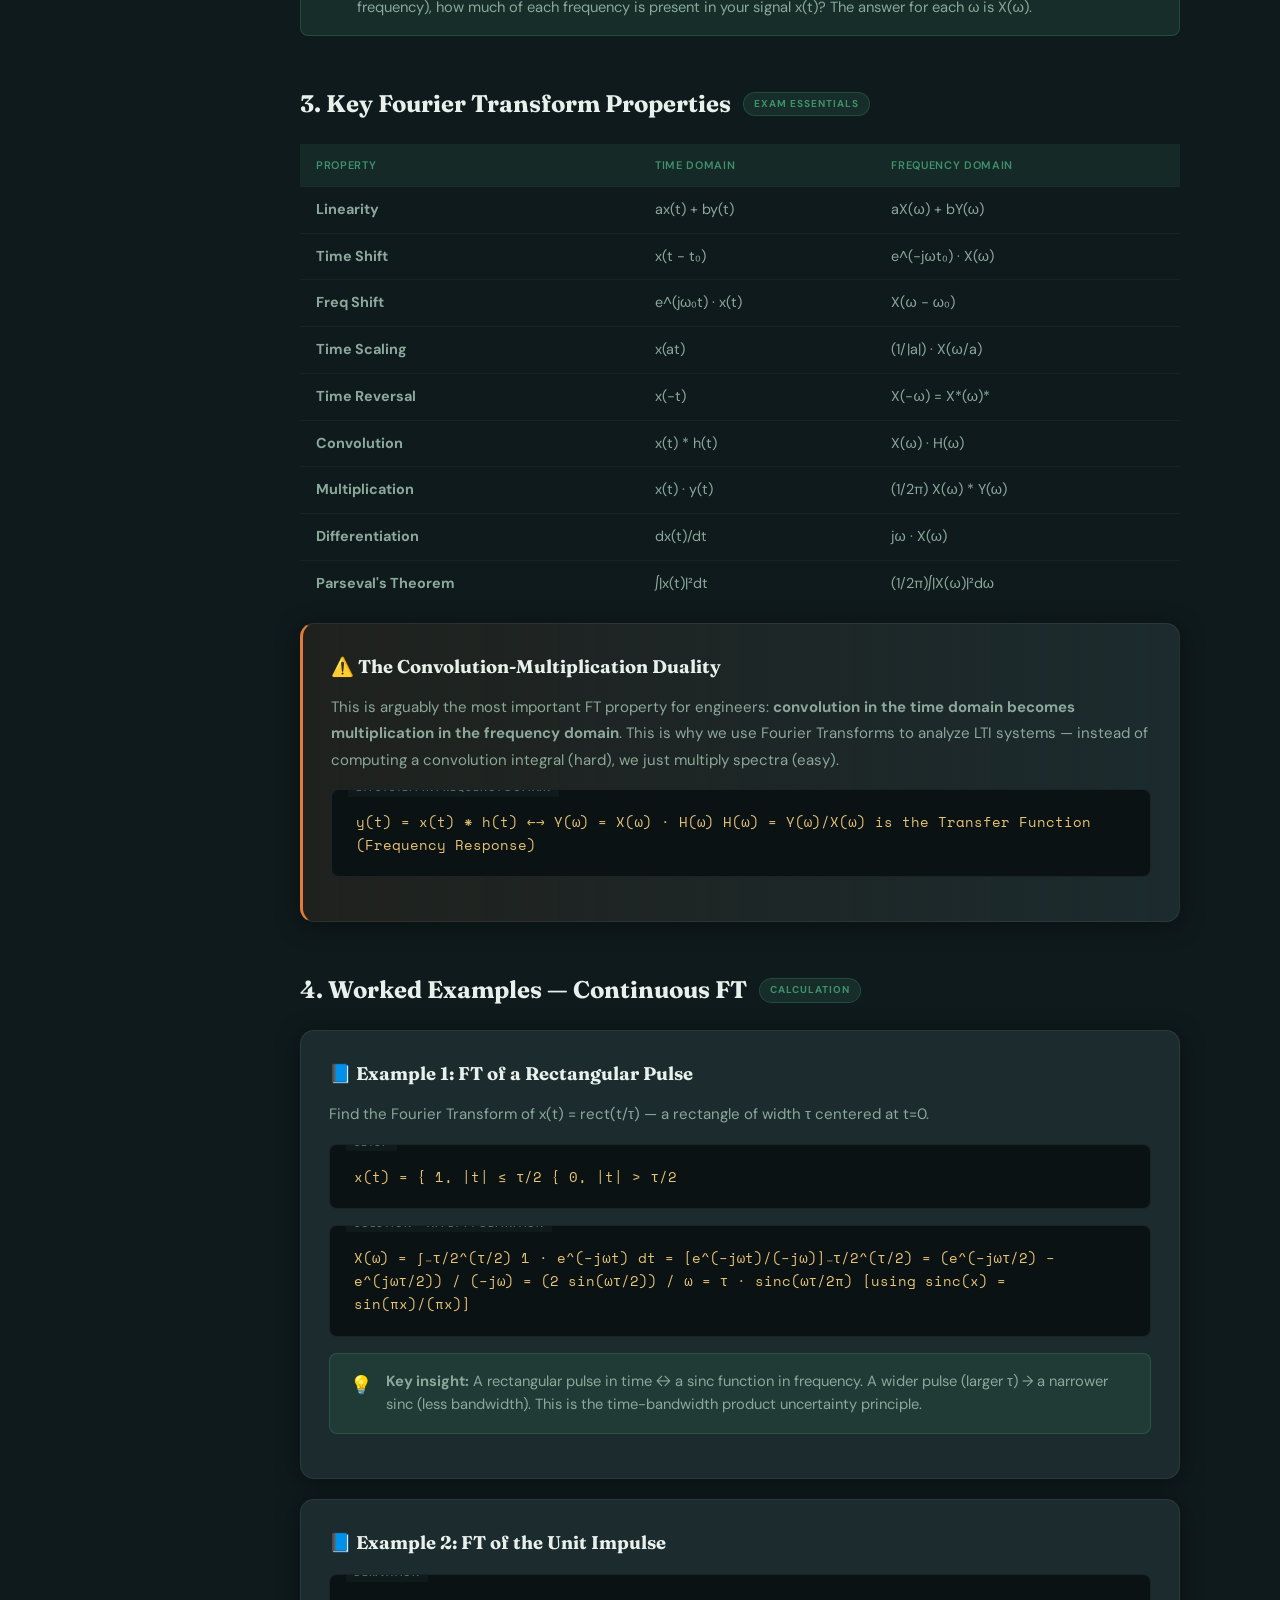
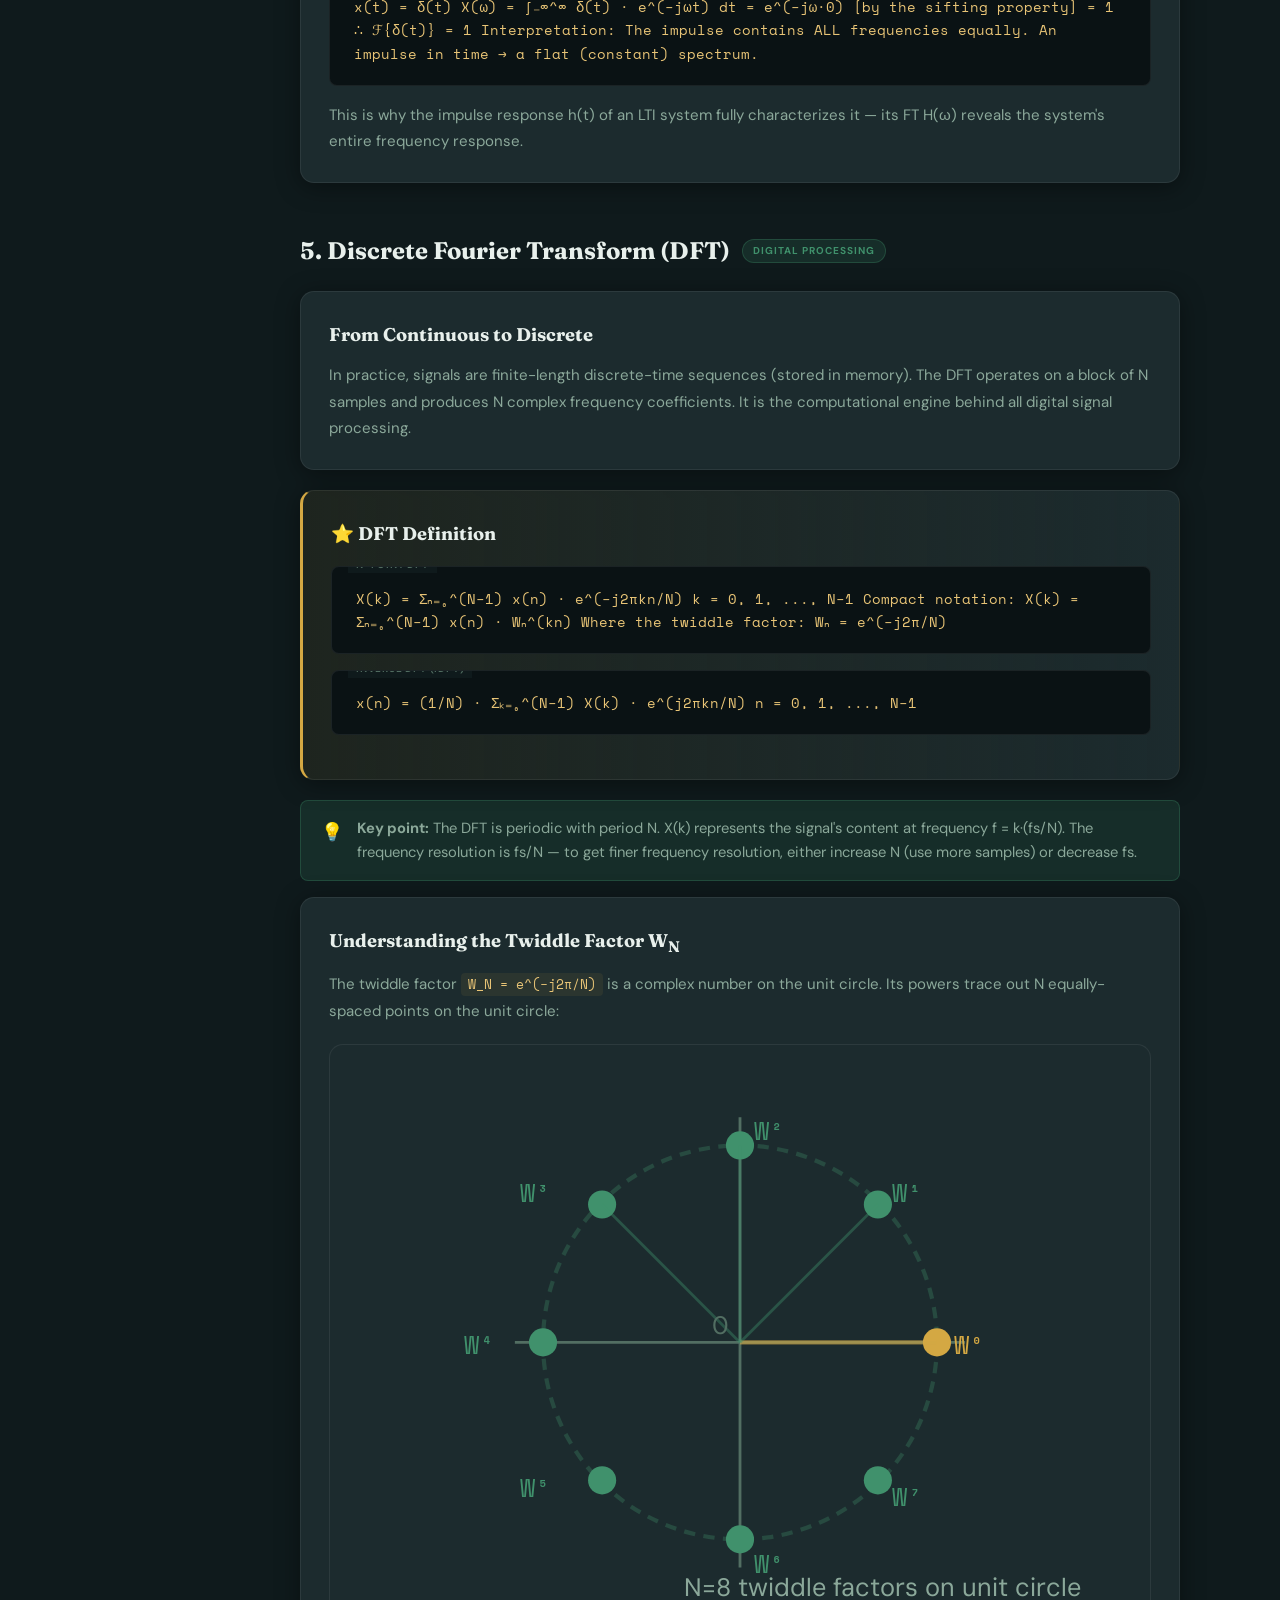
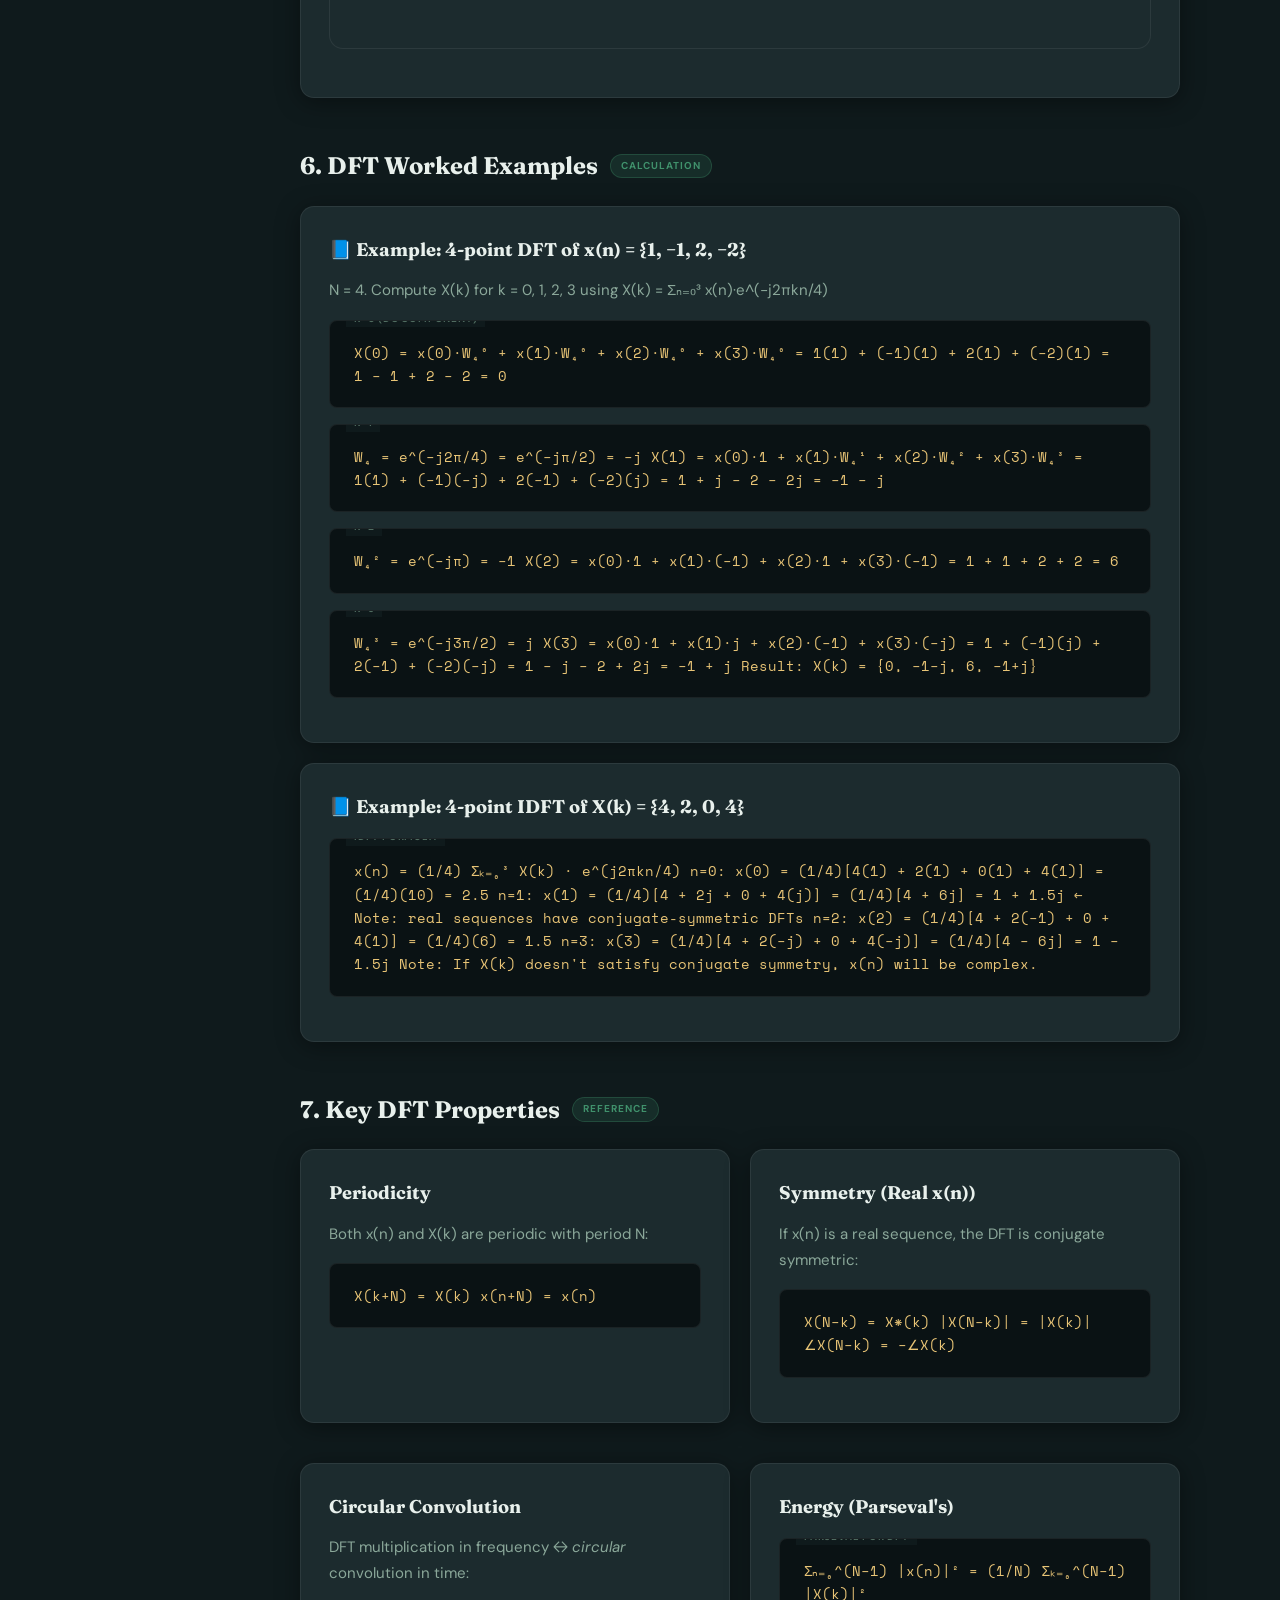
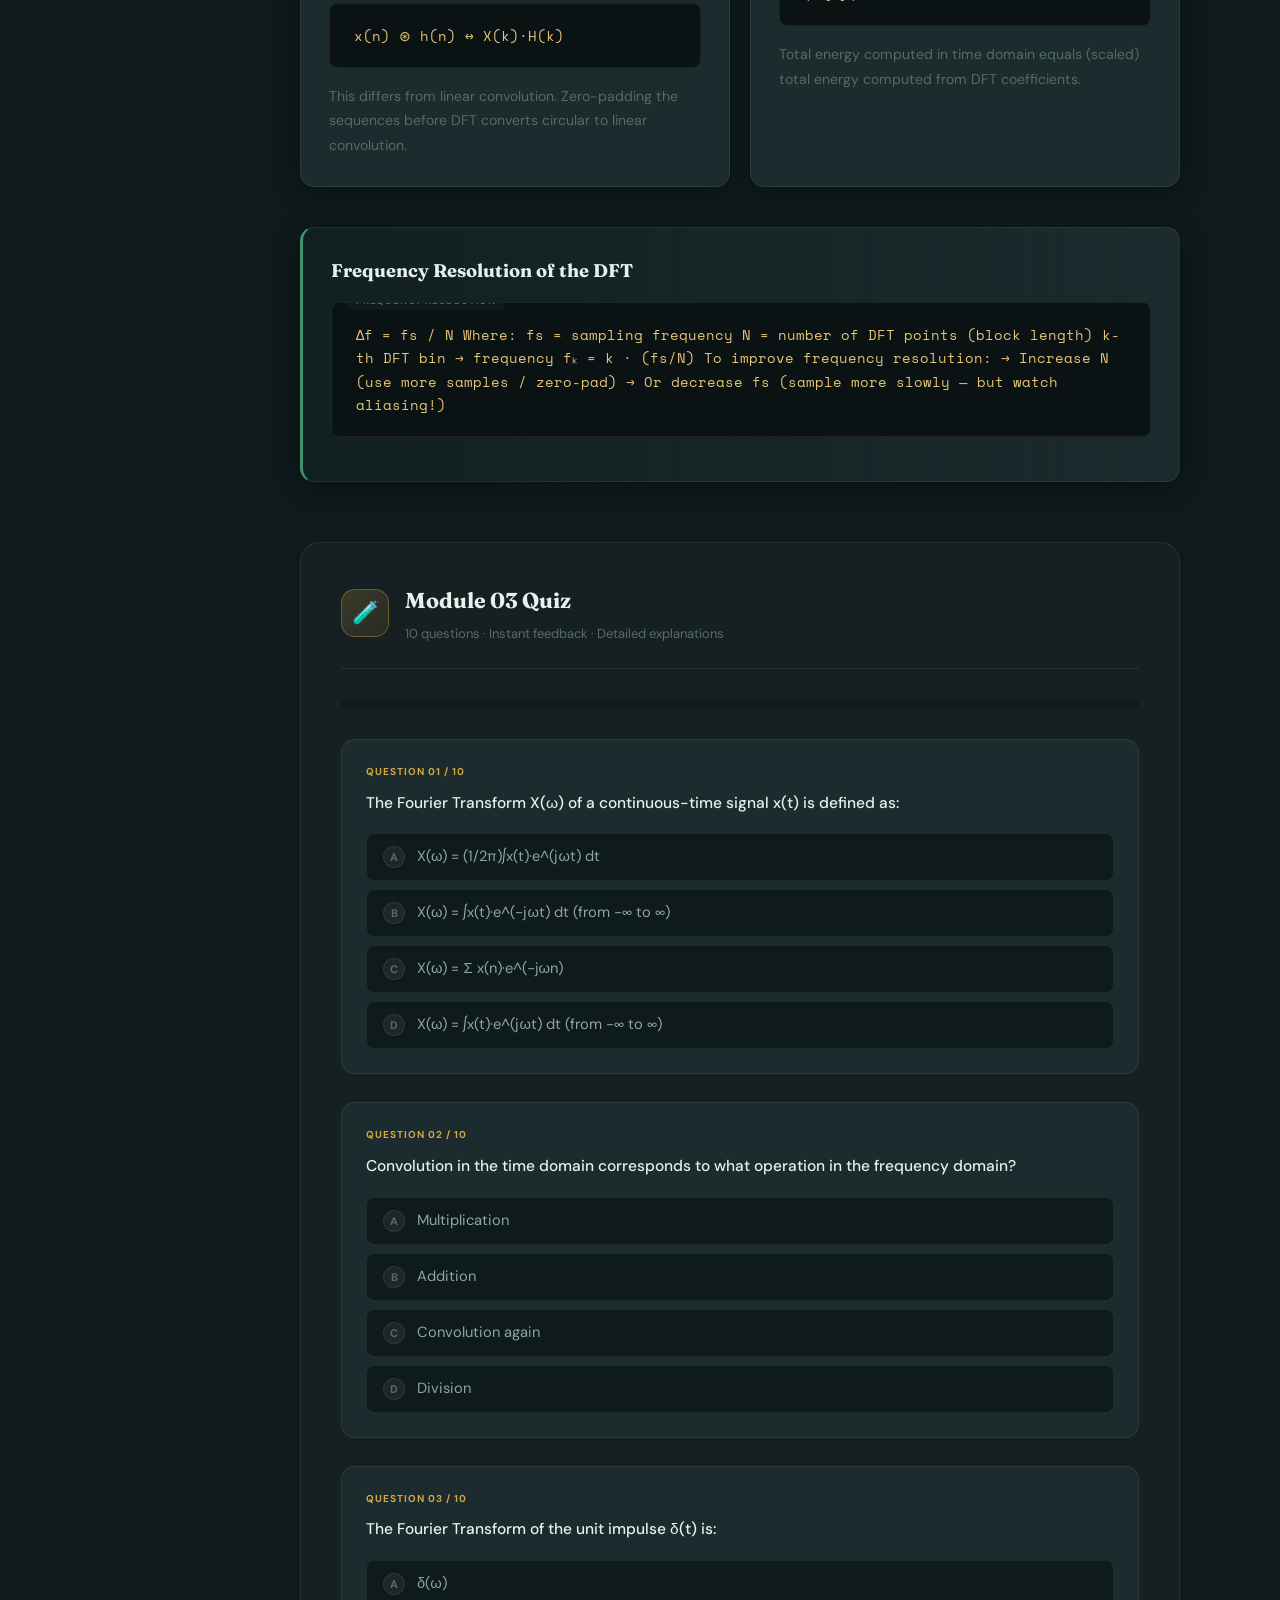
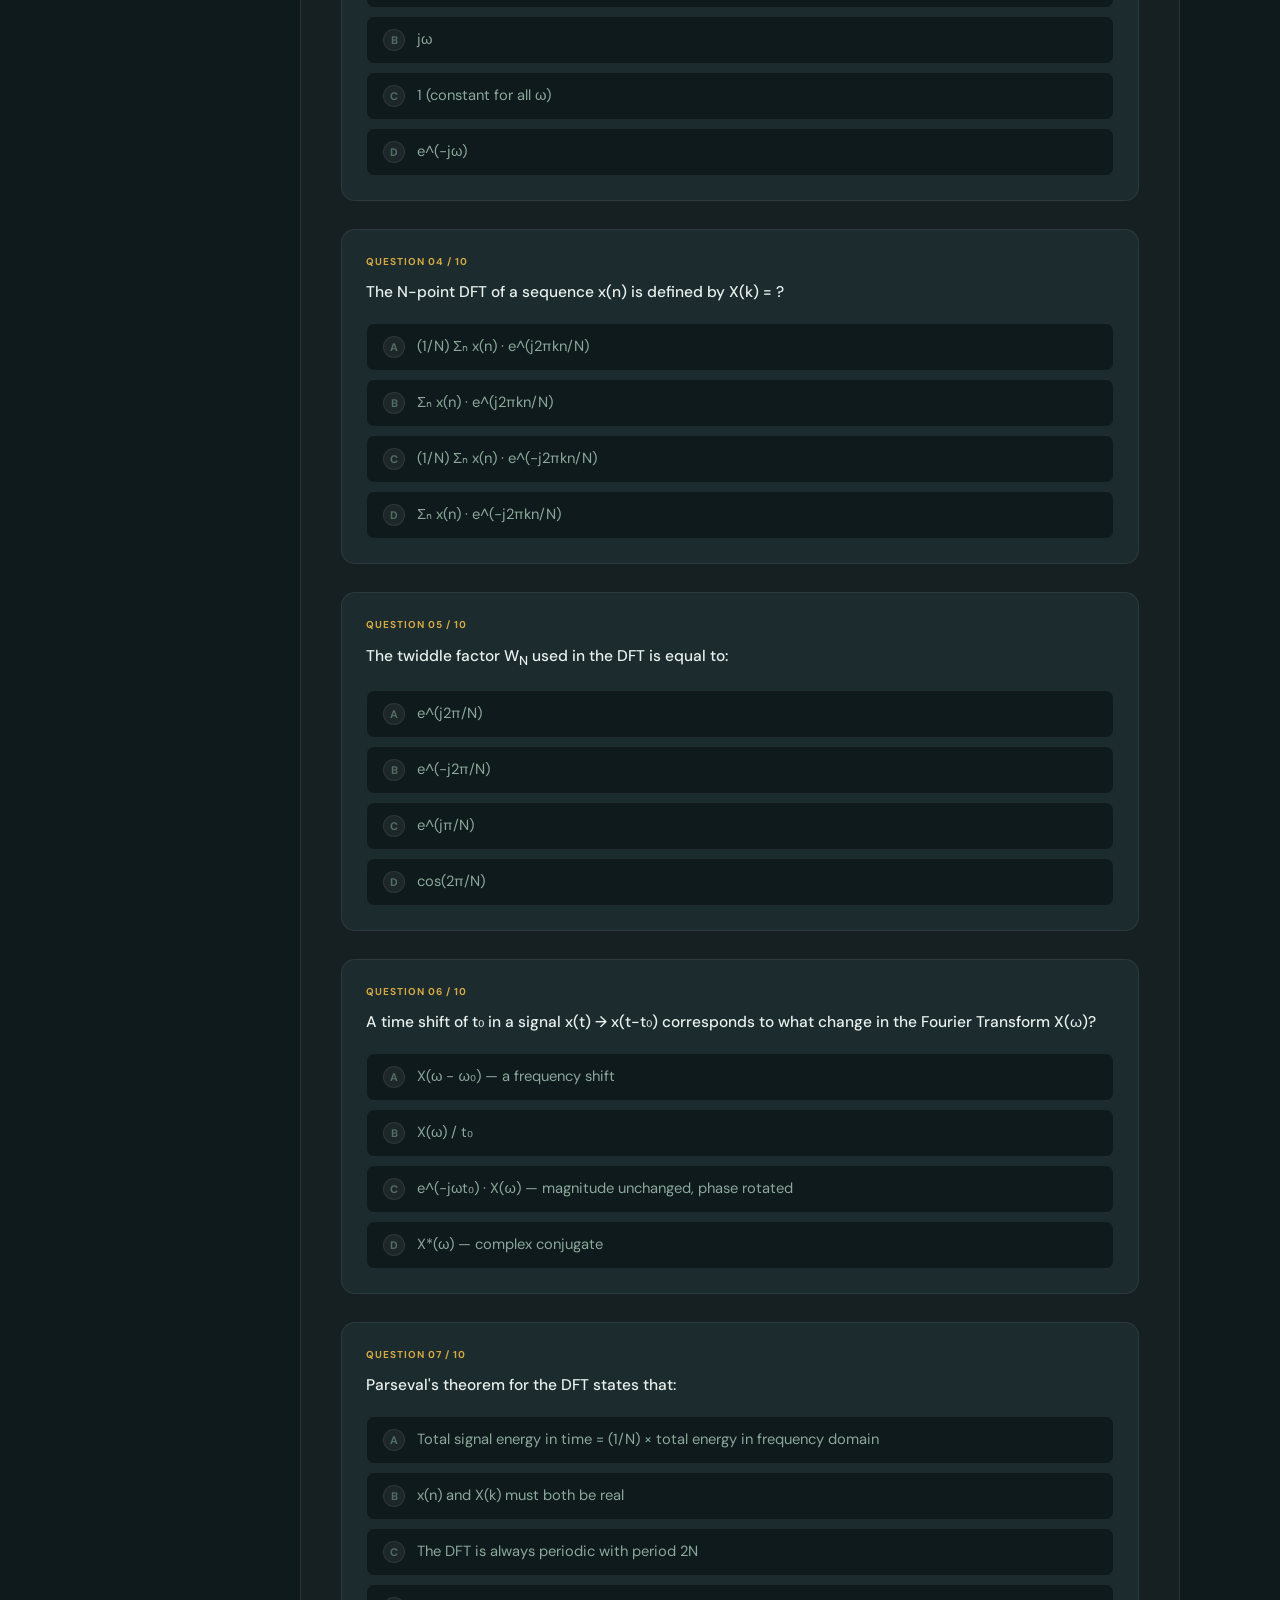
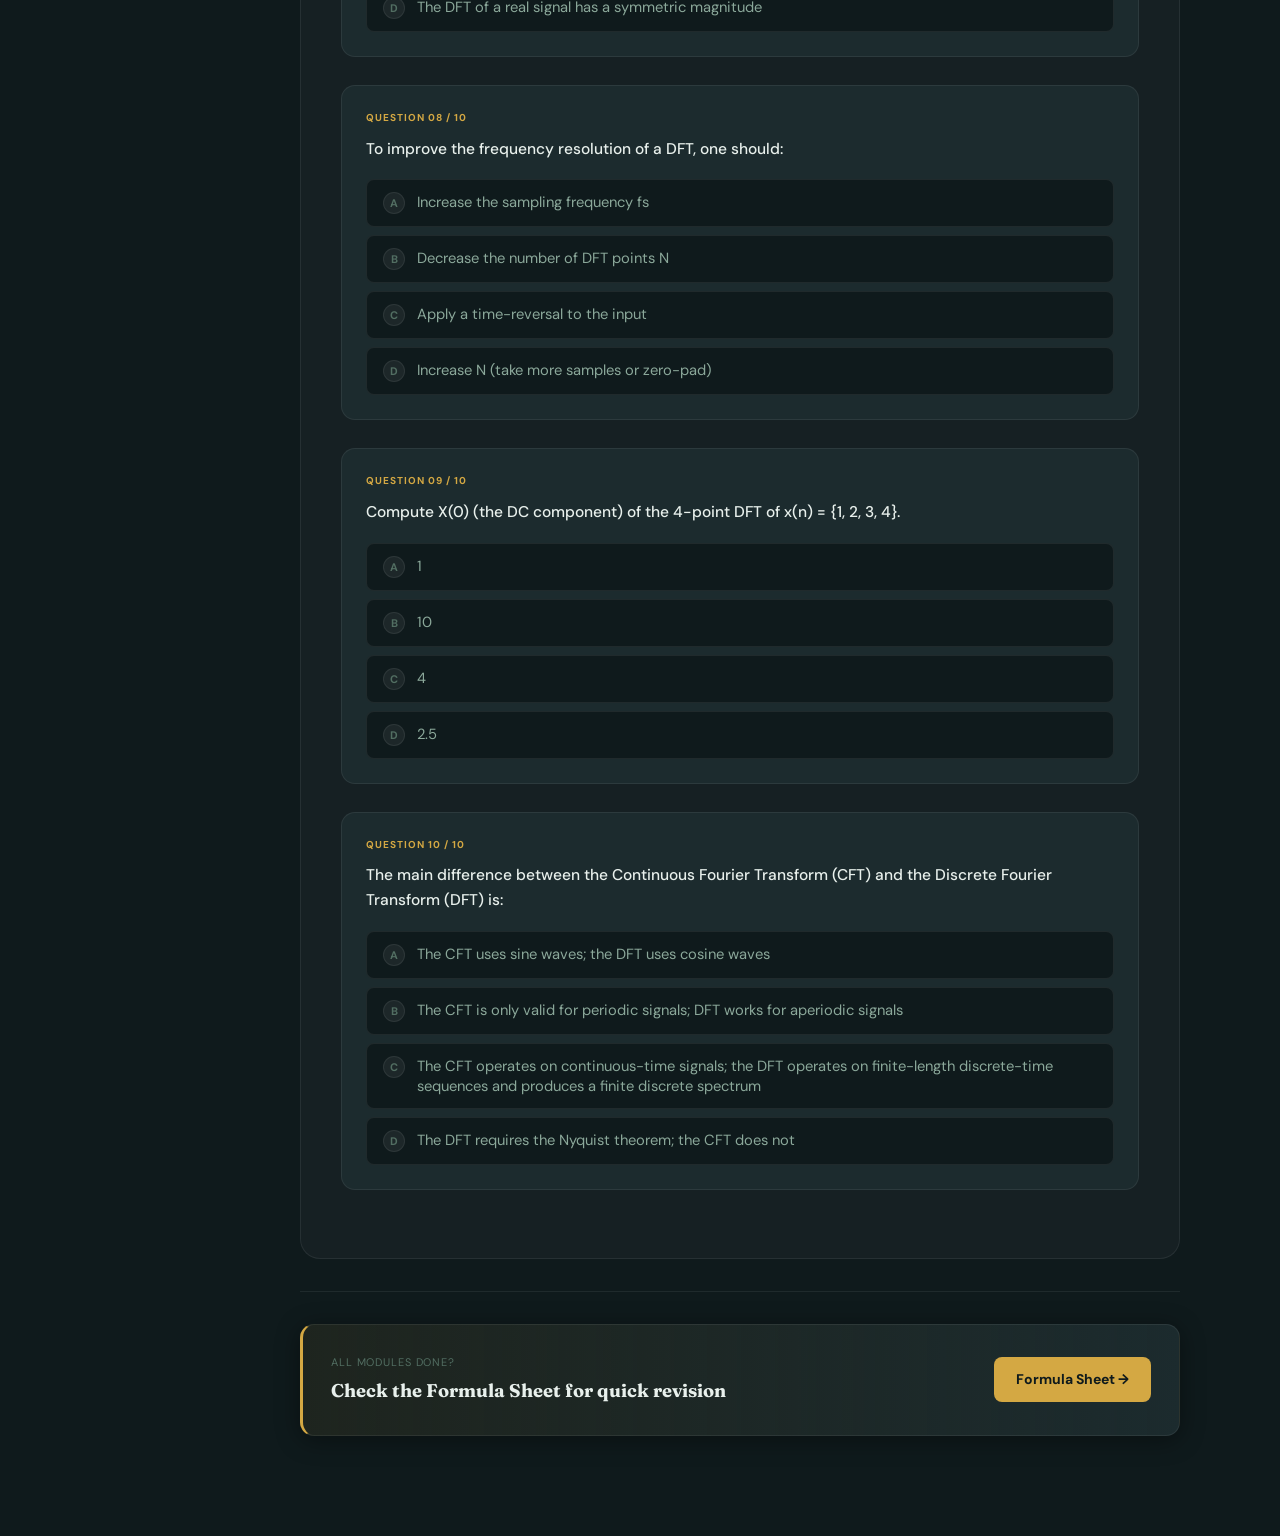
<file: l03-fourier.html>
<!DOCTYPE html>
<html lang="en">
<head>
  <meta charset="UTF-8" />
  <meta name="viewport" content="width=device-width, initial-scale=1.0" />
  <title>L03 — Fourier Transforms | MCE 312</title>
  <link rel="stylesheet" href="style.css" />
</head>
<body>
<div class="app-shell">

  <aside class="sidebar">
    <div class="sidebar-logo">
      <a href="index.html" class="logo-badge">
        <div class="logo-icon">〜</div>
        <div class="logo-text">
          <span class="course">MCE 312</span>
          <span class="title">Signals &amp; Systems</span>
        </div>
      </a>
    </div>
    <nav class="sidebar-nav">
      <div class="nav-section-label">Navigation</div>
      <a href="index.html" class="nav-item"><span class="nav-icon">🏠</span> Dashboard</a>
      <div class="nav-section-label">Modules</div>
      <a href="l01-intro.html" class="nav-item"><span class="nav-icon">📡</span> L01 — Intro to Signals</a>
      <a href="l02-sampling.html" class="nav-item"><span class="nav-icon">🔢</span> L02 — Sampling &amp; Quantisation</a>
      <a href="l03-fourier.html" class="nav-item active"><span class="nav-icon">🌊</span> L03 — Fourier Transforms</a>
      <div class="nav-section-label">Tools</div>
      <a href="formulas.html" class="nav-item"><span class="nav-icon">📐</span> Formula Sheet <span class="nav-badge">Quick</span></a>
    </nav>
    <div class="sidebar-footer">
      <p>FUTMINNA · Dept of Mechatronics Engineering<br/><span>Engr. Dr. J. A. Bala</span> · 300 Level</p>
    </div>
  </aside>
  <div class="sidebar-overlay"></div>

  <main class="main-content">
    <div class="topbar">
      <div class="topbar-left">
        <button class="menu-toggle">☰</button>
        <nav class="breadcrumb">
          <a href="index.html">Dashboard</a>
          <span class="sep">/</span>
          <span class="current">L03 — Fourier Transforms</span>
        </nav>
      </div>
      <div class="topbar-right">
        <div class="progress-pill"><span class="dot"></span>Module 3 of 3</div>
      </div>
    </div>

    <div class="page-content fade-in">

      <div class="page-hero">
        <div class="hero-tag">🌊 Module 03</div>
        <h1>Fourier Transforms</h1>
        <p class="subtitle">Transforming signals from the time domain into the frequency domain — the mathematical language of signal processing. Covers both the Continuous Fourier Transform (CFT) and the Discrete Fourier Transform (DFT).</p>
        <div class="hero-meta">
          <div class="meta-chip"><span class="icon">📡</span> Frequency Domain</div>
          <div class="meta-chip"><span class="icon">🔢</span> CFT + DFT</div>
          <div class="meta-chip"><span class="icon">🧪</span> 10-Q Quiz Below</div>
        </div>
      </div>

      <!-- ── 1. Motivation ────────────────────────────── -->
      <div class="section-heading">
        <h2>1. Why Fourier Transforms?</h2>
        <span class="tag">Motivation</span>
      </div>

      <div class="card">
        <h3>From Time Domain to Frequency Domain</h3>
        <p>The <strong>Fourier Series</strong> can represent any <em>periodic</em> signal as a sum of sinusoids (complex exponentials). But many real-world signals — a single pulse, a transient sound, a noise burst — are <em>aperiodic</em> (non-periodic). The Fourier Transform extends the Fourier Series to handle aperiodic signals by letting the period T → ∞.</p>
      </div>

      <div class="grid-2">
        <div class="card accent-teal">
          <h3>What the FT Reveals</h3>
          <ul>
            <li>The <strong>frequency content</strong> (spectrum) of a signal</li>
            <li>Which frequencies carry the most energy</li>
            <li>How to design filters that pass/block specific frequencies</li>
            <li>The bandwidth requirements for transmission</li>
          </ul>
        </div>
        <div class="card">
          <h3>Time ↔ Frequency Duality</h3>
          <div class="diagram-container" style="padding:14px;">
            <svg viewBox="0 0 300 100" width="100%" xmlns="http://www.w3.org/2000/svg">
              <defs>
                <marker id="a1" markerWidth="6" markerHeight="6" refX="5" refY="3" orient="auto">
                  <path d="M0,0 L0,6 L6,3 z" fill="#40916C"/>
                </marker>
                <marker id="a2" markerWidth="6" markerHeight="6" refX="1" refY="3" orient="auto">
                  <path d="M6,0 L6,6 L0,3 z" fill="#D4A843"/>
                </marker>
              </defs>
              <rect x="10" y="30" width="100" height="40" rx="8" fill="rgba(45,106,79,0.15)" stroke="#40916C" stroke-width="1.5"/>
              <text x="60" y="50" font-size="11" fill="#e8f0ec" font-family="DM Sans" text-anchor="middle" font-weight="600">x(t)</text>
              <text x="60" y="63" font-size="9" fill="#8ba89a" font-family="DM Sans" text-anchor="middle">Time Domain</text>
              <line x1="115" y1="45" x2="185" y2="45" stroke="#40916C" stroke-width="1.5" marker-end="url(#a1)"/>
              <text x="150" y="40" font-size="8" fill="#40916C" font-family="Space Mono" text-anchor="middle">ℱ{·}</text>
              <line x1="185" y1="55" x2="115" y2="55" stroke="#D4A843" stroke-width="1.5" marker-end="url(#a2)"/>
              <text x="150" y="68" font-size="8" fill="#D4A843" font-family="Space Mono" text-anchor="middle">ℱ⁻¹{·}</text>
              <rect x="190" y="30" width="100" height="40" rx="8" fill="rgba(212,168,67,0.1)" stroke="#D4A843" stroke-width="1.5"/>
              <text x="240" y="50" font-size="11" fill="#e8f0ec" font-family="DM Sans" text-anchor="middle" font-weight="600">X(ω)</text>
              <text x="240" y="63" font-size="9" fill="#8ba89a" font-family="DM Sans" text-anchor="middle">Freq Domain</text>
            </svg>
          </div>
        </div>
      </div>

      <!-- ── 2. Continuous Fourier Transform ───────────── -->
      <div class="section-heading">
        <h2>2. Continuous Fourier Transform (CFT)</h2>
        <span class="tag">Core Formula</span>
      </div>

      <div class="card accent-gold">
        <h3>⭐ The Fourier Transform Pair</h3>
        <p>The Fourier Transform decomposes a time-domain signal x(t) into its frequency components X(ω):</p>
        <div class="math-block" data-label="Forward FT — Analysis">
X(ω) = ℱ{x(t)} = ∫₋∞^∞ x(t) · e^(−jωt) dt

Where: ω = 2πf (angular frequency, rad/s)
       j = √(−1) (imaginary unit)
        </div>
        <div class="math-block" data-label="Inverse FT — Synthesis">
x(t) = ℱ⁻¹{X(ω)} = (1/2π) ∫₋∞^∞ X(ω) · e^(jωt) dω
        </div>
        <p style="margin-top:12px; font-size:0.9rem; color:var(--text-secondary);">X(ω) is generally complex-valued: X(ω) = |X(ω)|·e^(j∠X(ω)) where |X(ω)| is the magnitude spectrum and ∠X(ω) is the phase spectrum.</p>
      </div>

      <div class="info-box">
        <span class="info-icon">💡</span>
        <p><strong>Intuition:</strong> The Fourier Transform is like a "frequency microscope." It tells you: out of all possible sinusoids (at every frequency), how much of each frequency is present in your signal x(t)? The answer for each ω is X(ω).</p>
      </div>

      <!-- ── 3. FT Properties ───────────────────────────── -->
      <div class="section-heading">
        <h2>3. Key Fourier Transform Properties</h2>
        <span class="tag">Exam Essentials</span>
      </div>

      <table class="data-table">
        <thead>
          <tr><th>Property</th><th>Time Domain</th><th>Frequency Domain</th></tr>
        </thead>
        <tbody>
          <tr><td><strong>Linearity</strong></td><td>ax(t) + by(t)</td><td>aX(ω) + bY(ω)</td></tr>
          <tr><td><strong>Time Shift</strong></td><td>x(t − t₀)</td><td>e^(−jωt₀) · X(ω)</td></tr>
          <tr><td><strong>Freq Shift</strong></td><td>e^(jω₀t) · x(t)</td><td>X(ω − ω₀)</td></tr>
          <tr><td><strong>Time Scaling</strong></td><td>x(at)</td><td>(1/|a|) · X(ω/a)</td></tr>
          <tr><td><strong>Time Reversal</strong></td><td>x(−t)</td><td>X(−ω) = X*(ω)*</td></tr>
          <tr><td><strong>Convolution</strong></td><td>x(t) * h(t)</td><td>X(ω) · H(ω)</td></tr>
          <tr><td><strong>Multiplication</strong></td><td>x(t) · y(t)</td><td>(1/2π) X(ω) * Y(ω)</td></tr>
          <tr><td><strong>Differentiation</strong></td><td>dx(t)/dt</td><td>jω · X(ω)</td></tr>
          <tr><td><strong>Parseval's Theorem</strong></td><td>∫|x(t)|²dt</td><td>(1/2π)∫|X(ω)|²dω</td></tr>
        </tbody>
      </table>

      <div class="card accent-warn">
        <h3>⚠️ The Convolution-Multiplication Duality</h3>
        <p>This is arguably the most important FT property for engineers: <strong>convolution in the time domain becomes multiplication in the frequency domain</strong>. This is why we use Fourier Transforms to analyze LTI systems — instead of computing a convolution integral (hard), we just multiply spectra (easy).</p>
        <div class="math-block" data-label="LTI System in Frequency Domain">
y(t) = x(t) * h(t)   ←→   Y(ω) = X(ω) · H(ω)

H(ω) = Y(ω)/X(ω)  is the Transfer Function (Frequency Response)
        </div>
      </div>

      <!-- ── 4. FT Worked Examples ───────────────────────── -->
      <div class="section-heading">
        <h2>4. Worked Examples — Continuous FT</h2>
        <span class="tag">Calculation</span>
      </div>

      <div class="card">
        <h3>📘 Example 1: FT of a Rectangular Pulse</h3>
        <p>Find the Fourier Transform of x(t) = rect(t/τ) — a rectangle of width τ centered at t=0.</p>
        <div class="math-block" data-label="Setup">
x(t) = { 1,  |t| ≤ τ/2
        { 0,  |t| > τ/2
        </div>
        <div class="math-block" data-label="Solution — Apply FT Definition">
X(ω) = ∫₋τ/2^(τ/2) 1 · e^(−jωt) dt
      = [e^(−jωt)/(−jω)]₋τ/2^(τ/2)
      = (e^(−jωτ/2) − e^(jωτ/2)) / (−jω)
      = (2 sin(ωτ/2)) / ω
      = τ · sinc(ωτ/2π)    [using sinc(x) = sin(πx)/(πx)]
        </div>
        <div class="info-box">
          <span class="info-icon">💡</span>
          <p><strong>Key insight:</strong> A rectangular pulse in time ↔ a sinc function in frequency. A wider pulse (larger τ) → a narrower sinc (less bandwidth). This is the time-bandwidth product uncertainty principle.</p>
        </div>
      </div>

      <div class="card">
        <h3>📘 Example 2: FT of the Unit Impulse</h3>
        <div class="math-block" data-label="Derivation">
x(t) = δ(t)

X(ω) = ∫₋∞^∞ δ(t) · e^(−jωt) dt
      = e^(−jω·0)   [by the sifting property]
      = 1

∴ ℱ{δ(t)} = 1

Interpretation: The impulse contains ALL frequencies equally.
An impulse in time → a flat (constant) spectrum.
        </div>
        <p>This is why the impulse response h(t) of an LTI system fully characterizes it — its FT H(ω) reveals the system's entire frequency response.</p>
      </div>

      <!-- ── 5. DFT ──────────────────────────────────────── -->
      <div class="section-heading">
        <h2>5. Discrete Fourier Transform (DFT)</h2>
        <span class="tag">Digital Processing</span>
      </div>

      <div class="card">
        <h3>From Continuous to Discrete</h3>
        <p>In practice, signals are finite-length discrete-time sequences (stored in memory). The DFT operates on a block of N samples and produces N complex frequency coefficients. It is the computational engine behind all digital signal processing.</p>
      </div>

      <div class="card accent-gold">
        <h3>⭐ DFT Definition</h3>
        <div class="math-block" data-label="N-point DFT">
X(k) = Σₙ₌₀^(N−1)  x(n) · e^(−j2πkn/N)     k = 0, 1, ..., N−1

Compact notation: X(k) = Σₙ₌₀^(N−1) x(n) · Wₙ^(kn)

Where the twiddle factor:  Wₙ = e^(−j2π/N)
        </div>
        <div class="math-block" data-label="Inverse DFT (IDFT)">
x(n) = (1/N) · Σₖ₌₀^(N−1) X(k) · e^(j2πkn/N)     n = 0, 1, ..., N−1
        </div>
      </div>

      <div class="info-box">
        <span class="info-icon">💡</span>
        <p><strong>Key point:</strong> The DFT is periodic with period N. X(k) represents the signal's content at frequency f = k·(fs/N). The frequency resolution is fs/N — to get finer frequency resolution, either increase N (use more samples) or decrease fs.</p>
      </div>

      <!-- DFT twiddle factor explanation -->
      <div class="card">
        <h3>Understanding the Twiddle Factor W<sub>N</sub></h3>
        <p>The twiddle factor <span class="math-inline">W_N = e^(−j2π/N)</span> is a complex number on the unit circle. Its powers trace out N equally-spaced points on the unit circle:</p>
        <div class="diagram-container" style="padding:16px;">
          <svg viewBox="0 0 280 200" width="100%" xmlns="http://www.w3.org/2000/svg">
            <!-- Unit circle -->
            <circle cx="140" cy="100" r="70" fill="none" stroke="rgba(64,145,108,0.3)" stroke-width="1.5" stroke-dasharray="4,3"/>
            <!-- Axes -->
            <line x1="60" y1="100" x2="220" y2="100" stroke="#526e62" stroke-width="1"/>
            <line x1="140" y1="20" x2="140" y2="180" stroke="#526e62" stroke-width="1"/>
            <!-- N=8 twiddle factors -->
            <!-- W^0 = 1 → (210,100) -->
            <circle cx="210" cy="100" r="5" fill="#D4A843"/>
            <text x="216" y="104" font-size="9" fill="#D4A843" font-family="Space Mono">W⁰</text>
            <!-- W^1 -->
            <circle cx="189" cy="51" r="5" fill="#40916C"/>
            <text x="194" y="50" font-size="9" fill="#40916C" font-family="Space Mono">W¹</text>
            <!-- W^2 -->
            <circle cx="140" cy="30" r="5" fill="#40916C"/>
            <text x="145" y="28" font-size="9" fill="#40916C" font-family="Space Mono">W²</text>
            <!-- W^3 -->
            <circle cx="91" cy="51" r="5" fill="#40916C"/>
            <text x="62" y="50" font-size="9" fill="#40916C" font-family="Space Mono">W³</text>
            <!-- W^4 -->
            <circle cx="70" cy="100" r="5" fill="#40916C"/>
            <text x="42" y="104" font-size="9" fill="#40916C" font-family="Space Mono">W⁴</text>
            <!-- W^5 -->
            <circle cx="91" cy="149" r="5" fill="#40916C"/>
            <text x="62" y="155" font-size="9" fill="#40916C" font-family="Space Mono">W⁵</text>
            <!-- W^6 -->
            <circle cx="140" cy="170" r="5" fill="#40916C"/>
            <text x="145" y="182" font-size="9" fill="#40916C" font-family="Space Mono">W⁶</text>
            <!-- W^7 -->
            <circle cx="189" cy="149" r="5" fill="#40916C"/>
            <text x="194" y="158" font-size="9" fill="#40916C" font-family="Space Mono">W⁷</text>
            <!-- Radial lines -->
            <line x1="140" y1="100" x2="210" y2="100" stroke="rgba(212,168,67,0.6)" stroke-width="1.5"/>
            <line x1="140" y1="100" x2="189" y2="51" stroke="rgba(64,145,108,0.4)" stroke-width="1"/>
            <line x1="140" y1="100" x2="140" y2="30" stroke="rgba(64,145,108,0.4)" stroke-width="1"/>
            <line x1="140" y1="100" x2="91" y2="51" stroke="rgba(64,145,108,0.4)" stroke-width="1"/>
            <text x="130" y="97" font-size="9" fill="#526e62" font-family="DM Sans">0</text>
            <text x="120" y="190" font-size="9" fill="#8ba89a" font-family="DM Sans">N=8 twiddle factors on unit circle</text>
          </svg>
        </div>
      </div>

      <!-- ── 6. DFT Worked Examples ─────────────────────── -->
      <div class="section-heading">
        <h2>6. DFT Worked Examples</h2>
        <span class="tag">Calculation</span>
      </div>

      <div class="card">
        <h3>📘 Example: 4-point DFT of x(n) = {1, −1, 2, −2}</h3>
        <p>N = 4. Compute X(k) for k = 0, 1, 2, 3 using X(k) = Σₙ₌₀³ x(n)·e^(−j2πkn/4)</p>
        <div class="math-block" data-label="k=0 (DC Component)">
X(0) = x(0)·W₄⁰ + x(1)·W₄⁰ + x(2)·W₄⁰ + x(3)·W₄⁰
     = 1(1) + (−1)(1) + 2(1) + (−2)(1)
     = 1 − 1 + 2 − 2 = 0
        </div>
        <div class="math-block" data-label="k=1">
W₄ = e^(−j2π/4) = e^(−jπ/2) = −j

X(1) = x(0)·1 + x(1)·W₄¹ + x(2)·W₄² + x(3)·W₄³
     = 1(1) + (−1)(−j) + 2(−1) + (−2)(j)
     = 1 + j − 2 − 2j = −1 − j
        </div>
        <div class="math-block" data-label="k=2">
W₄² = e^(−jπ) = −1

X(2) = x(0)·1 + x(1)·(−1) + x(2)·1 + x(3)·(−1)
     = 1 + 1 + 2 + 2 = 6
        </div>
        <div class="math-block" data-label="k=3">
W₄³ = e^(−j3π/2) = j

X(3) = x(0)·1 + x(1)·j + x(2)·(−1) + x(3)·(−j)
     = 1 + (−1)(j) + 2(−1) + (−2)(−j)
     = 1 − j − 2 + 2j = −1 + j

Result: X(k) = {0, −1−j, 6, −1+j}
        </div>
      </div>

      <div class="card">
        <h3>📘 Example: 4-point IDFT of X(k) = {4, 2, 0, 4}</h3>
        <div class="math-block" data-label="IDFT Formula">
x(n) = (1/4) Σₖ₌₀³ X(k) · e^(j2πkn/4)

n=0: x(0) = (1/4)[4(1) + 2(1) + 0(1) + 4(1)] = (1/4)(10) = 2.5
n=1: x(1) = (1/4)[4 + 2j + 0 + 4(j)] = (1/4)[4 + 6j] 
          = 1 + 1.5j  ← Note: real sequences have conjugate-symmetric DFTs
n=2: x(2) = (1/4)[4 + 2(−1) + 0 + 4(1)] = (1/4)(6) = 1.5
n=3: x(3) = (1/4)[4 + 2(−j) + 0 + 4(−j)] = (1/4)[4 − 6j]
          = 1 − 1.5j

Note: If X(k) doesn't satisfy conjugate symmetry, x(n) will be complex.
        </div>
      </div>

      <!-- ── 7. Key DFT Properties ──────────────────────── -->
      <div class="section-heading">
        <h2>7. Key DFT Properties</h2>
        <span class="tag">Reference</span>
      </div>

      <div class="grid-2">
        <div class="card">
          <h3>Periodicity</h3>
          <p>Both x(n) and X(k) are periodic with period N:</p>
          <div class="math-block" data-label="">
X(k+N) = X(k)
x(n+N) = x(n)
          </div>
        </div>
        <div class="card">
          <h3>Symmetry (Real x(n))</h3>
          <p>If x(n) is a real sequence, the DFT is conjugate symmetric:</p>
          <div class="math-block" data-label="">
X(N−k) = X*(k)
|X(N−k)| = |X(k)|
∠X(N−k) = −∠X(k)
          </div>
        </div>
        <div class="card">
          <h3>Circular Convolution</h3>
          <p>DFT multiplication in frequency ↔ <em>circular</em> convolution in time:</p>
          <div class="math-block" data-label="">
x(n) ⊛ h(n) ↔ X(k)·H(k)
          </div>
          <p style="font-size:0.88rem; color:var(--text-muted); margin-top:8px;">This differs from linear convolution. Zero-padding the sequences before DFT converts circular to linear convolution.</p>
        </div>
        <div class="card">
          <h3>Energy (Parseval's)</h3>
          <div class="math-block" data-label="Parseval for DFT">
Σₙ₌₀^(N−1) |x(n)|² = (1/N) Σₖ₌₀^(N−1) |X(k)|²
          </div>
          <p style="font-size:0.88rem; color:var(--text-muted); margin-top:8px;">Total energy computed in time domain equals (scaled) total energy computed from DFT coefficients.</p>
        </div>
      </div>

      <div class="card accent-teal">
        <h3>Frequency Resolution of the DFT</h3>
        <div class="math-block" data-label="Frequency Resolution">
Δf = fs / N

Where:
  fs = sampling frequency
  N  = number of DFT points (block length)
  k-th DFT bin → frequency fₖ = k · (fs/N)

To improve frequency resolution:
  → Increase N (use more samples / zero-pad)
  → Or decrease fs (sample more slowly — but watch aliasing!)
        </div>
      </div>

      <!-- ═══════════════════════════════════════════════
           QUIZ
      ════════════════════════════════════════════════ -->
      <div class="quiz-wrapper" id="quiz">
        <div class="quiz-header">
          <div class="quiz-icon">🧪</div>
          <div class="quiz-header-text">
            <h2>Module 03 Quiz</h2>
            <p>10 questions · Instant feedback · Detailed explanations</p>
          </div>
        </div>

        <div class="quiz-progress-bar">
          <div class="quiz-progress-fill"></div>
        </div>

        <!-- Q1 -->
        <div class="quiz-question" data-correct="1">
          <div class="q-number">Question 01 / 10</div>
          <div class="q-text">The Fourier Transform X(ω) of a continuous-time signal x(t) is defined as:</div>
          <div class="q-options">
            <button class="q-option"><span class="opt-letter">A</span> X(ω) = (1/2π)∫x(t)·e^(jωt) dt</button>
            <button class="q-option"><span class="opt-letter">B</span> X(ω) = ∫x(t)·e^(−jωt) dt (from −∞ to ∞)</button>
            <button class="q-option"><span class="opt-letter">C</span> X(ω) = Σ x(n)·e^(−jωn)</button>
            <button class="q-option"><span class="opt-letter">D</span> X(ω) = ∫x(t)·e^(jωt) dt (from −∞ to ∞)</button>
          </div>
          <div class="q-explanation">
            <strong>B is correct:</strong> The forward Fourier Transform (analysis equation) is X(ω) = ∫₋∞^∞ x(t)·e^(−jωt) dt. The negative sign in the exponent is the convention for the forward transform. 
            <br/>• A has the wrong sign (positive exponent) and an extra 1/2π factor — that's part of the inverse transform convention in some formulations. 
            <br/>• C is the DTFT (discrete-time), not continuous. 
            <br/>• D has the wrong sign — positive exponent is for the inverse transform.
          </div>
        </div>

        <!-- Q2 -->
        <div class="quiz-question" data-correct="0">
          <div class="q-number">Question 02 / 10</div>
          <div class="q-text">Convolution in the time domain corresponds to what operation in the frequency domain?</div>
          <div class="q-options">
            <button class="q-option"><span class="opt-letter">A</span> Multiplication</button>
            <button class="q-option"><span class="opt-letter">B</span> Addition</button>
            <button class="q-option"><span class="opt-letter">C</span> Convolution again</button>
            <button class="q-option"><span class="opt-letter">D</span> Division</button>
          </div>
          <div class="q-explanation">
            <strong>A is correct:</strong> This is the Convolution Theorem — one of the most powerful results in signal processing: x(t)*h(t) ↔ X(ω)·H(ω). It converts the computationally expensive convolution integral into simple pointwise multiplication. This is why filtering is implemented via FFT in practice. 
            <br/>• B: Addition in time → addition in frequency (linearity), but convolution → multiplication. 
            <br/>• C and D are incorrect — convolution does not remain convolution in the frequency domain.
          </div>
        </div>

        <!-- Q3 -->
        <div class="quiz-question" data-correct="2">
          <div class="q-number">Question 03 / 10</div>
          <div class="q-text">The Fourier Transform of the unit impulse δ(t) is:</div>
          <div class="q-options">
            <button class="q-option"><span class="opt-letter">A</span> δ(ω)</button>
            <button class="q-option"><span class="opt-letter">B</span> jω</button>
            <button class="q-option"><span class="opt-letter">C</span> 1 (constant for all ω)</button>
            <button class="q-option"><span class="opt-letter">D</span> e^(−jω)</button>
          </div>
          <div class="q-explanation">
            <strong>C is correct:</strong> ℱ{δ(t)} = ∫δ(t)·e^(−jωt)dt = e^(−jω·0) = 1. The impulse has a flat, uniform spectrum containing all frequencies with equal amplitude. This is why "impulsive" events (explosions, lightning) create broadband noise. 
            <br/>• A (δ(ω)) is the FT of a constant x(t)=1, which is the dual relationship. 
            <br/>• B (jω) is the FT of the derivative operator. 
            <br/>• D is the FT of δ(t−1), a time-shifted impulse.
          </div>
        </div>

        <!-- Q4 -->
        <div class="quiz-question" data-correct="3">
          <div class="q-number">Question 04 / 10</div>
          <div class="q-text">The N-point DFT of a sequence x(n) is defined by X(k) = ?</div>
          <div class="q-options">
            <button class="q-option"><span class="opt-letter">A</span> (1/N) Σₙ x(n) · e^(j2πkn/N)</button>
            <button class="q-option"><span class="opt-letter">B</span> Σₙ x(n) · e^(j2πkn/N)</button>
            <button class="q-option"><span class="opt-letter">C</span> (1/N) Σₙ x(n) · e^(−j2πkn/N)</button>
            <button class="q-option"><span class="opt-letter">D</span> Σₙ x(n) · e^(−j2πkn/N)</button>
          </div>
          <div class="q-explanation">
            <strong>D is correct:</strong> The DFT forward transform is X(k) = Σₙ₌₀^(N−1) x(n)·e^(−j2πkn/N). The (1/N) factor belongs to the INVERSE DFT. The negative sign in the exponent belongs to the forward (analysis) transform. 
            <br/>• A has the wrong sign (positive → inverse) AND the 1/N factor (inverse). 
            <br/>• B has the correct factor (no 1/N) but wrong sign. 
            <br/>• C has the correct sign but the 1/N factor — that's closer to the inverse DFT form.
          </div>
        </div>

        <!-- Q5 -->
        <div class="quiz-question" data-correct="1">
          <div class="q-number">Question 05 / 10</div>
          <div class="q-text">The twiddle factor W<sub>N</sub> used in the DFT is equal to:</div>
          <div class="q-options">
            <button class="q-option"><span class="opt-letter">A</span> e^(j2π/N)</button>
            <button class="q-option"><span class="opt-letter">B</span> e^(−j2π/N)</button>
            <button class="q-option"><span class="opt-letter">C</span> e^(jπ/N)</button>
            <button class="q-option"><span class="opt-letter">D</span> cos(2π/N)</button>
          </div>
          <div class="q-explanation">
            <strong>B is correct:</strong> W_N = e^(−j2π/N). This places it on the unit circle in the complex plane, rotating clockwise by 2π/N radians per increment. Its powers W_N^(kn) trace out N equally-spaced complex exponentials that form the DFT basis functions. 
            <br/>• A has the positive sign — that would be the inverse DFT twiddle factor W_N*. 
            <br/>• C has the wrong angle (π instead of 2π). 
            <br/>• D is only the real part — it ignores the imaginary component.
          </div>
        </div>

        <!-- Q6 -->
        <div class="quiz-question" data-correct="2">
          <div class="q-number">Question 06 / 10</div>
          <div class="q-text">A time shift of t₀ in a signal x(t) → x(t−t₀) corresponds to what change in the Fourier Transform X(ω)?</div>
          <div class="q-options">
            <button class="q-option"><span class="opt-letter">A</span> X(ω − ω₀) — a frequency shift</button>
            <button class="q-option"><span class="opt-letter">B</span> X(ω) / t₀</button>
            <button class="q-option"><span class="opt-letter">C</span> e^(−jωt₀) · X(ω) — magnitude unchanged, phase rotated</button>
            <button class="q-option"><span class="opt-letter">D</span> X*(ω) — complex conjugate</button>
          </div>
          <div class="q-explanation">
            <strong>C is correct:</strong> Time shifting multiplies the spectrum by a complex exponential e^(−jωt₀). Critically, this multiplier has magnitude 1 for all ω — so the magnitude spectrum |X(ω)| is unchanged. Only the phase is affected: ∠X(ω) decreases by ωt₀ radians. This makes sense: shifting a signal in time shouldn't change "how much" of each frequency is present. 
            <br/>• A is frequency shifting (modulation theorem). 
            <br/>• B has no basis. 
            <br/>• D is the time-reversal property.
          </div>
        </div>

        <!-- Q7 -->
        <div class="quiz-question" data-correct="0">
          <div class="q-number">Question 07 / 10</div>
          <div class="q-text">Parseval's theorem for the DFT states that:</div>
          <div class="q-options">
            <button class="q-option"><span class="opt-letter">A</span> Total signal energy in time = (1/N) × total energy in frequency domain</button>
            <button class="q-option"><span class="opt-letter">B</span> x(n) and X(k) must both be real</button>
            <button class="q-option"><span class="opt-letter">C</span> The DFT is always periodic with period 2N</button>
            <button class="q-option"><span class="opt-letter">D</span> The DFT of a real signal has a symmetric magnitude</button>
          </div>
          <div class="q-explanation">
            <strong>A is correct:</strong> Parseval's theorem: Σ|x(n)|² = (1/N)Σ|X(k)|². Energy is conserved between domains (with the 1/N normalization factor). This is fundamental to spectral analysis — power computed in time must equal power computed from the spectrum. 
            <br/>• B is false — X(k) is generally complex even if x(n) is real. 
            <br/>• C is false — DFT is periodic with period N, not 2N. 
            <br/>• D is the symmetry property for real signals, not Parseval's.
          </div>
        </div>

        <!-- Q8 -->
        <div class="quiz-question" data-correct="3">
          <div class="q-number">Question 08 / 10</div>
          <div class="q-text">To improve the frequency resolution of a DFT, one should:</div>
          <div class="q-options">
            <button class="q-option"><span class="opt-letter">A</span> Increase the sampling frequency fs</button>
            <button class="q-option"><span class="opt-letter">B</span> Decrease the number of DFT points N</button>
            <button class="q-option"><span class="opt-letter">C</span> Apply a time-reversal to the input</button>
            <button class="q-option"><span class="opt-letter">D</span> Increase N (take more samples or zero-pad)</button>
          </div>
          <div class="q-explanation">
            <strong>D is correct:</strong> Frequency resolution Δf = fs/N. To make Δf smaller (finer resolution), increase N. You can do this by: (1) recording more data samples, or (2) zero-padding the existing samples. 
            <br/>• A: Increasing fs widens the frequency range covered, but actually worsens resolution (Δf = fs/N increases if fs increases with fixed N). 
            <br/>• B: Decreasing N worsens resolution (fewer, wider bins). 
            <br/>• C: Time reversal doesn't affect frequency resolution.
          </div>
        </div>

        <!-- Q9 -->
        <div class="quiz-question" data-correct="1">
          <div class="q-number">Question 09 / 10</div>
          <div class="q-text">Compute X(0) (the DC component) of the 4-point DFT of x(n) = {1, 2, 3, 4}.</div>
          <div class="q-options">
            <button class="q-option"><span class="opt-letter">A</span> 1</button>
            <button class="q-option"><span class="opt-letter">B</span> 10</button>
            <button class="q-option"><span class="opt-letter">C</span> 4</button>
            <button class="q-option"><span class="opt-letter">D</span> 2.5</button>
          </div>
          <div class="q-explanation">
            <strong>B is correct:</strong> X(0) = Σₙ₌₀^(N−1) x(n)·e^0 = Σ x(n) · 1 = 1+2+3+4 = 10. The DC component (k=0) is always the sum of all samples, because e^0 = 1. 
            <br/>• A is just x(0). 
            <br/>• C is x(3) or N. 
            <br/>• D = X(0)/N = 10/4 = 2.5 — this would be the mean (average), not the DFT DC term.
          </div>
        </div>

        <!-- Q10 -->
        <div class="quiz-question" data-correct="2">
          <div class="q-number">Question 10 / 10</div>
          <div class="q-text">The main difference between the Continuous Fourier Transform (CFT) and the Discrete Fourier Transform (DFT) is:</div>
          <div class="q-options">
            <button class="q-option"><span class="opt-letter">A</span> The CFT uses sine waves; the DFT uses cosine waves</button>
            <button class="q-option"><span class="opt-letter">B</span> The CFT is only valid for periodic signals; DFT works for aperiodic signals</button>
            <button class="q-option"><span class="opt-letter">C</span> The CFT operates on continuous-time signals; the DFT operates on finite-length discrete-time sequences and produces a finite discrete spectrum</button>
            <button class="q-option"><span class="opt-letter">D</span> The DFT requires the Nyquist theorem; the CFT does not</button>
          </div>
          <div class="q-explanation">
            <strong>C is correct:</strong> The CFT handles continuous-time, infinite-duration signals and produces a continuous frequency spectrum X(ω). The DFT handles finite-length, discrete-time sequences x(n) (N samples) and produces exactly N discrete frequency coefficients X(k). The DFT is computationally tractable and implemented efficiently via the FFT algorithm. 
            <br/>• A is false — both use complex exponentials (Euler's formula), combining both sine and cosine. 
            <br/>• B is backwards — the Fourier Series handles periodic signals; the CFT extends this to aperiodic signals by letting T→∞. 
            <br/>• D: Both are related to Nyquist when considering sampling — the distinction isn't about the Nyquist theorem.
          </div>
        </div>

        <!-- Score Card -->
        <div class="quiz-score-card">
          <div class="score-circle"><span class="score-num">—</span></div>
          <h3>Quiz Complete!</h3>
          <p class="grade-label" style="font-size:1rem; color: var(--gold); margin: 8px 0;"></p>
          <p>Review the explanations above for any questions you got wrong, then try again.</p>
          <button class="btn-retry">↺ Retry Quiz</button>
        </div>
      </div>

      <div class="divider"></div>
      <div class="card accent-gold" style="display:flex; align-items:center; justify-content:space-between; flex-wrap:wrap; gap:16px;">
        <div>
          <p style="font-size:11px; color:var(--text-muted); text-transform:uppercase; letter-spacing:0.08em; margin-bottom:4px;">All Modules Done?</p>
          <h3 style="margin:0;">Check the Formula Sheet for quick revision</h3>
        </div>
        <a href="formulas.html" style="display:inline-flex; align-items:center; gap:8px; padding:11px 22px; background:var(--gold); color:#0f1a1c; border-radius:8px; text-decoration:none; font-weight:700; font-size:14px;">Formula Sheet →</a>
      </div>

    </div>
  </main>
</div>
<script src="main.js"></script>
</body>
</html>
</file>
<file: style.css>
/* ============================================================
   MCE 312: Signals & Systems — Global Stylesheet
   Palette: Dark Slate (#1E2D2F) | Teal (#2D6A4F) | Gold (#D4A843)
   Font: DM Sans (body) + Space Mono (code/math)
   ============================================================ */

@import url('https://fonts.googleapis.com/css2?family=DM+Sans:wght@300;400;500;600;700&family=Space+Mono:wght@400;700&family=Fraunces:ital,wght@0,400;0,700;1,400&display=swap');

/* ── CSS Variables ─────────────────────────────────────── */
:root {
  --bg-deep:    #0f1a1c;
  --bg-panel:   #162023;
  --bg-card:    #1c2b2e;
  --bg-card-2:  #22343800;
  --border:     rgba(255,255,255,0.07);
  --border-acc: rgba(212,168,67,0.35);

  --teal:       #2D6A4F;
  --teal-light: #40916C;
  --teal-glow:  rgba(45,106,79,0.25);
  --gold:       #D4A843;
  --gold-light: #E8C476;
  --gold-glow:  rgba(212,168,67,0.2);

  --text-primary:   #e8f0ec;
  --text-secondary: #8ba89a;
  --text-muted:     #526e62;

  --sidebar-w: 260px;
  --radius-sm: 8px;
  --radius-md: 14px;
  --radius-lg: 20px;

  --shadow-card: 0 4px 24px rgba(0,0,0,0.4);
  --shadow-glow: 0 0 40px rgba(45,106,79,0.15);
  --transition: 0.22s cubic-bezier(0.4,0,0.2,1);
}

/* ── Reset & Base ──────────────────────────────────────── */
*, *::before, *::after { box-sizing: border-box; margin: 0; padding: 0; }

html { scroll-behavior: smooth; font-size: 16px; }

body {
  font-family: 'DM Sans', sans-serif;
  background: var(--bg-deep);
  color: var(--text-primary);
  min-height: 100vh;
  overflow-x: hidden;
  line-height: 1.65;
}

/* ── Layout Shell ──────────────────────────────────────── */
.app-shell {
  display: flex;
  min-height: 100vh;
}

/* ── Sidebar ───────────────────────────────────────────── */
.sidebar {
  width: var(--sidebar-w);
  background: var(--bg-panel);
  border-right: 1px solid var(--border);
  display: flex;
  flex-direction: column;
  position: fixed;
  top: 0; left: 0; bottom: 0;
  z-index: 100;
  transition: transform var(--transition);
  overflow-y: auto;
}

.sidebar-logo {
  padding: 28px 24px 20px;
  border-bottom: 1px solid var(--border);
}

.logo-badge {
  display: inline-flex;
  align-items: center;
  gap: 10px;
  text-decoration: none;
}

.logo-icon {
  width: 38px; height: 38px;
  background: linear-gradient(135deg, var(--teal), var(--teal-light));
  border-radius: 10px;
  display: grid; place-items: center;
  font-size: 18px;
  box-shadow: 0 4px 12px var(--teal-glow);
}

.logo-text {
  display: flex;
  flex-direction: column;
  line-height: 1.1;
}

.logo-text .course {
  font-size: 11px;
  font-weight: 600;
  color: var(--gold);
  letter-spacing: 0.08em;
  text-transform: uppercase;
}

.logo-text .title {
  font-size: 13px;
  font-weight: 500;
  color: var(--text-primary);
}

/* Sidebar nav */
.sidebar-nav {
  padding: 16px 12px;
  flex: 1;
}

.nav-section-label {
  font-size: 10px;
  font-weight: 600;
  color: var(--text-muted);
  letter-spacing: 0.12em;
  text-transform: uppercase;
  padding: 8px 12px 6px;
  margin-top: 8px;
}

.nav-item {
  display: flex;
  align-items: center;
  gap: 10px;
  padding: 10px 12px;
  border-radius: var(--radius-sm);
  text-decoration: none;
  color: var(--text-secondary);
  font-size: 13.5px;
  font-weight: 450;
  transition: all var(--transition);
  margin-bottom: 2px;
  position: relative;
}

.nav-item:hover {
  background: var(--teal-glow);
  color: var(--text-primary);
}

.nav-item.active {
  background: linear-gradient(90deg, rgba(45,106,79,0.35), transparent);
  color: var(--gold-light);
  font-weight: 600;
}

.nav-item.active::before {
  content: '';
  position: absolute;
  left: 0; top: 20%; bottom: 20%;
  width: 3px;
  background: var(--gold);
  border-radius: 2px;
}

.nav-item .nav-icon {
  font-size: 16px;
  width: 20px;
  text-align: center;
  flex-shrink: 0;
}

.nav-item .nav-badge {
  margin-left: auto;
  background: var(--teal);
  color: #fff;
  font-size: 10px;
  font-weight: 700;
  padding: 2px 7px;
  border-radius: 20px;
}

/* Sidebar footer */
.sidebar-footer {
  padding: 16px 24px;
  border-top: 1px solid var(--border);
}

.sidebar-footer p {
  font-size: 11px;
  color: var(--text-muted);
  line-height: 1.5;
}

.sidebar-footer span {
  color: var(--gold);
  font-weight: 600;
}

/* ── Main Content ──────────────────────────────────────── */
.main-content {
  margin-left: var(--sidebar-w);
  flex: 1;
  min-height: 100vh;
  display: flex;
  flex-direction: column;
}

/* ── Topbar ────────────────────────────────────────────── */
.topbar {
  position: sticky;
  top: 0;
  background: rgba(15,26,28,0.85);
  backdrop-filter: blur(16px);
  -webkit-backdrop-filter: blur(16px);
  border-bottom: 1px solid var(--border);
  padding: 0 32px;
  height: 64px;
  display: flex;
  align-items: center;
  justify-content: space-between;
  z-index: 50;
}

.topbar-left {
  display: flex;
  align-items: center;
  gap: 12px;
}

.breadcrumb {
  display: flex;
  align-items: center;
  gap: 8px;
  font-size: 13px;
  color: var(--text-muted);
}

.breadcrumb a { color: var(--text-muted); text-decoration: none; transition: color var(--transition); }
.breadcrumb a:hover { color: var(--text-primary); }
.breadcrumb .sep { color: var(--border); }
.breadcrumb .current { color: var(--text-primary); font-weight: 500; }

.topbar-right {
  display: flex;
  align-items: center;
  gap: 12px;
}

.progress-pill {
  display: flex;
  align-items: center;
  gap: 8px;
  background: var(--bg-card);
  border: 1px solid var(--border);
  padding: 6px 14px;
  border-radius: 20px;
  font-size: 12px;
  color: var(--text-secondary);
}

.progress-pill .dot {
  width: 8px; height: 8px;
  border-radius: 50%;
  background: var(--teal-light);
  animation: pulse 2s ease infinite;
}

@keyframes pulse {
  0%,100% { opacity: 1; }
  50% { opacity: 0.4; }
}

.menu-toggle {
  display: none;
  background: none;
  border: none;
  color: var(--text-primary);
  font-size: 22px;
  cursor: pointer;
  padding: 4px;
}

/* ── Page Content ──────────────────────────────────────── */
.page-content {
  padding: 40px 40px 80px;
  max-width: 960px;
}

/* ── Hero Banner ───────────────────────────────────────── */
.page-hero {
  background: linear-gradient(135deg, var(--bg-card), rgba(45,106,79,0.12));
  border: 1px solid var(--border);
  border-radius: var(--radius-lg);
  padding: 48px 48px 40px;
  margin-bottom: 40px;
  position: relative;
  overflow: hidden;
}

.page-hero::before {
  content: '';
  position: absolute;
  top: -60px; right: -60px;
  width: 240px; height: 240px;
  background: radial-gradient(circle, var(--teal-glow) 0%, transparent 70%);
  pointer-events: none;
}

.hero-tag {
  display: inline-flex;
  align-items: center;
  gap: 6px;
  background: var(--gold-glow);
  border: 1px solid var(--border-acc);
  color: var(--gold-light);
  font-size: 11px;
  font-weight: 600;
  letter-spacing: 0.1em;
  text-transform: uppercase;
  padding: 5px 12px;
  border-radius: 20px;
  margin-bottom: 16px;
}

.page-hero h1 {
  font-family: 'Fraunces', serif;
  font-size: 2.4rem;
  font-weight: 700;
  line-height: 1.15;
  color: var(--text-primary);
  margin-bottom: 14px;
}

.page-hero .subtitle {
  font-size: 1rem;
  color: var(--text-secondary);
  max-width: 580px;
  line-height: 1.7;
  margin-bottom: 24px;
}

.hero-meta {
  display: flex;
  flex-wrap: wrap;
  gap: 12px;
}

.meta-chip {
  display: flex;
  align-items: center;
  gap: 6px;
  background: rgba(255,255,255,0.04);
  border: 1px solid var(--border);
  padding: 6px 14px;
  border-radius: 20px;
  font-size: 12px;
  color: var(--text-secondary);
}

.meta-chip .icon { font-size: 14px; }

/* ── Section Heading ───────────────────────────────────── */
.section-heading {
  display: flex;
  align-items: center;
  gap: 12px;
  margin-bottom: 20px;
  margin-top: 48px;
}

.section-heading:first-of-type { margin-top: 0; }

.section-heading h2 {
  font-family: 'Fraunces', serif;
  font-size: 1.5rem;
  font-weight: 700;
  color: var(--text-primary);
}

.section-heading .tag {
  background: var(--teal-glow);
  border: 1px solid rgba(64,145,108,0.3);
  color: var(--teal-light);
  font-size: 10px;
  font-weight: 700;
  letter-spacing: 0.1em;
  text-transform: uppercase;
  padding: 3px 10px;
  border-radius: 20px;
}

/* ── Cards ─────────────────────────────────────────────── */
.card {
  background: var(--bg-card);
  border: 1px solid var(--border);
  border-radius: var(--radius-md);
  padding: 28px;
  margin-bottom: 20px;
  box-shadow: var(--shadow-card);
  transition: border-color var(--transition), box-shadow var(--transition);
}

.card:hover {
  border-color: rgba(212,168,67,0.2);
  box-shadow: var(--shadow-card), 0 0 0 1px rgba(212,168,67,0.08);
}

.card h3 {
  font-family: 'Fraunces', serif;
  font-size: 1.15rem;
  font-weight: 700;
  color: var(--text-primary);
  margin-bottom: 12px;
}

.card p, .card li {
  font-size: 0.94rem;
  color: var(--text-secondary);
  line-height: 1.75;
}

.card ul, .card ol {
  padding-left: 20px;
  margin-top: 10px;
}

.card li { margin-bottom: 6px; }

/* Card variants */
.card.accent-teal {
  border-left: 3px solid var(--teal-light);
  background: linear-gradient(to right, rgba(45,106,79,0.08), var(--bg-card));
}

.card.accent-gold {
  border-left: 3px solid var(--gold);
  background: linear-gradient(to right, rgba(212,168,67,0.08), var(--bg-card));
}

.card.accent-warn {
  border-left: 3px solid #e07b39;
  background: linear-gradient(to right, rgba(224,123,57,0.08), var(--bg-card));
}

/* ── Info Box ──────────────────────────────────────────── */
.info-box {
  background: var(--teal-glow);
  border: 1px solid rgba(64,145,108,0.3);
  border-radius: var(--radius-sm);
  padding: 16px 20px;
  margin: 16px 0;
  display: flex;
  gap: 14px;
  align-items: flex-start;
}

.info-box .info-icon { font-size: 18px; flex-shrink: 0; margin-top: 1px; }

.info-box p {
  font-size: 0.92rem;
  color: var(--text-secondary);
  line-height: 1.6;
}

.info-box.warn {
  background: rgba(224,123,57,0.08);
  border-color: rgba(224,123,57,0.3);
}

/* ── Math Display ──────────────────────────────────────── */
.math-block {
  background: #0a1214;
  border: 1px solid var(--border);
  border-radius: var(--radius-sm);
  padding: 20px 24px;
  margin: 16px 0;
  font-family: 'Space Mono', monospace;
  font-size: 0.88rem;
  color: var(--gold-light);
  overflow-x: auto;
  position: relative;
}

.math-block::before {
  content: attr(data-label);
  position: absolute;
  top: -10px; left: 16px;
  background: var(--bg-deep);
  color: var(--text-muted);
  font-family: 'DM Sans', sans-serif;
  font-size: 10px;
  font-weight: 600;
  letter-spacing: 0.08em;
  text-transform: uppercase;
  padding: 0 8px;
}

.math-inline {
  font-family: 'Space Mono', monospace;
  font-size: 0.85em;
  color: var(--gold-light);
  background: rgba(212,168,67,0.08);
  padding: 2px 7px;
  border-radius: 4px;
  white-space: nowrap;
}

/* ── 2-col grid ────────────────────────────────────────── */
.grid-2 {
  display: grid;
  grid-template-columns: 1fr 1fr;
  gap: 20px;
  margin-bottom: 20px;
}

.grid-3 {
  display: grid;
  grid-template-columns: repeat(3, 1fr);
  gap: 16px;
  margin-bottom: 20px;
}

/* ── Stat cards ────────────────────────────────────────── */
.stat-card {
  background: var(--bg-card);
  border: 1px solid var(--border);
  border-radius: var(--radius-md);
  padding: 24px;
  text-align: center;
}

.stat-card .stat-value {
  font-family: 'Space Mono', monospace;
  font-size: 2rem;
  font-weight: 700;
  color: var(--gold);
  line-height: 1;
  margin-bottom: 6px;
}

.stat-card .stat-label {
  font-size: 11px;
  color: var(--text-muted);
  text-transform: uppercase;
  letter-spacing: 0.08em;
  font-weight: 600;
}

/* ── SVG Diagram container ─────────────────────────────── */
.diagram-container {
  background: var(--bg-card);
  border: 1px solid var(--border);
  border-radius: var(--radius-md);
  padding: 24px;
  margin: 20px 0;
  overflow-x: auto;
}

.diagram-container figcaption {
  text-align: center;
  font-size: 12px;
  color: var(--text-muted);
  margin-top: 14px;
  font-style: italic;
}

/* ── Table ─────────────────────────────────────────────── */
.data-table {
  width: 100%;
  border-collapse: collapse;
  font-size: 0.9rem;
  margin: 16px 0;
}

.data-table th {
  background: rgba(45,106,79,0.2);
  color: var(--teal-light);
  font-weight: 600;
  font-size: 11px;
  letter-spacing: 0.06em;
  text-transform: uppercase;
  padding: 12px 16px;
  text-align: left;
  border-bottom: 1px solid var(--border);
}

.data-table td {
  padding: 11px 16px;
  border-bottom: 1px solid rgba(255,255,255,0.04);
  color: var(--text-secondary);
}

.data-table tr:last-child td { border-bottom: none; }
.data-table tr:hover td { background: rgba(255,255,255,0.02); }

/* ── Quiz Section ──────────────────────────────────────── */
.quiz-wrapper {
  background: var(--bg-panel);
  border: 1px solid var(--border);
  border-radius: var(--radius-lg);
  padding: 40px;
  margin-top: 60px;
}

.quiz-header {
  display: flex;
  align-items: center;
  gap: 16px;
  margin-bottom: 32px;
  padding-bottom: 24px;
  border-bottom: 1px solid var(--border);
}

.quiz-icon {
  width: 48px; height: 48px;
  background: linear-gradient(135deg, var(--gold-glow), rgba(212,168,67,0.08));
  border: 1px solid var(--border-acc);
  border-radius: 14px;
  display: grid; place-items: center;
  font-size: 22px;
}

.quiz-header-text h2 {
  font-family: 'Fraunces', serif;
  font-size: 1.35rem;
  color: var(--text-primary);
  margin-bottom: 4px;
}

.quiz-header-text p {
  font-size: 13px;
  color: var(--text-muted);
}

.quiz-progress-bar {
  background: var(--bg-deep);
  border-radius: 4px;
  height: 6px;
  margin-bottom: 32px;
  overflow: hidden;
}

.quiz-progress-fill {
  height: 100%;
  background: linear-gradient(90deg, var(--teal), var(--gold));
  border-radius: 4px;
  width: 0%;
  transition: width 0.5s ease;
}

/* Quiz question */
.quiz-question {
  margin-bottom: 28px;
  padding: 24px;
  background: var(--bg-card);
  border: 1px solid var(--border);
  border-radius: var(--radius-md);
  transition: border-color var(--transition);
}

.quiz-question.answered { border-color: rgba(64,145,108,0.4); }
.quiz-question.incorrect { border-color: rgba(220,80,80,0.4); }

.q-number {
  font-size: 10px;
  font-weight: 700;
  color: var(--gold);
  letter-spacing: 0.1em;
  text-transform: uppercase;
  margin-bottom: 10px;
}

.q-text {
  font-size: 0.97rem;
  color: var(--text-primary);
  font-weight: 500;
  margin-bottom: 18px;
  line-height: 1.6;
}

.q-options {
  display: flex;
  flex-direction: column;
  gap: 8px;
}

.q-option {
  display: flex;
  align-items: flex-start;
  gap: 12px;
  padding: 12px 16px;
  background: var(--bg-deep);
  border: 1px solid var(--border);
  border-radius: var(--radius-sm);
  cursor: pointer;
  transition: all var(--transition);
  text-align: left;
  width: 100%;
  font-family: 'DM Sans', sans-serif;
  color: var(--text-secondary);
  font-size: 0.92rem;
}

.q-option:hover:not(:disabled) {
  border-color: var(--teal-light);
  color: var(--text-primary);
  background: rgba(64,145,108,0.08);
}

.q-option .opt-letter {
  width: 22px; height: 22px;
  border-radius: 50%;
  background: rgba(255,255,255,0.06);
  border: 1px solid var(--border);
  display: grid; place-items: center;
  font-size: 11px;
  font-weight: 700;
  color: var(--text-muted);
  flex-shrink: 0;
  transition: all var(--transition);
}

.q-option.correct {
  border-color: var(--teal-light);
  background: rgba(64,145,108,0.12);
  color: var(--text-primary);
}

.q-option.correct .opt-letter {
  background: var(--teal);
  border-color: var(--teal-light);
  color: #fff;
}

.q-option.wrong {
  border-color: rgba(220,80,80,0.5);
  background: rgba(220,80,80,0.08);
  color: var(--text-secondary);
}

.q-option.wrong .opt-letter {
  background: rgba(220,80,80,0.4);
  border-color: rgba(220,80,80,0.6);
  color: #fff;
}

.q-option:disabled { cursor: default; pointer-events: none; }

/* Explanation */
.q-explanation {
  margin-top: 14px;
  padding: 14px 16px;
  background: rgba(45,106,79,0.08);
  border: 1px solid rgba(64,145,108,0.25);
  border-radius: var(--radius-sm);
  font-size: 0.88rem;
  color: var(--text-secondary);
  line-height: 1.65;
  display: none;
}

.q-explanation.show { display: block; animation: fadeIn 0.3s ease; }
.q-explanation strong { color: var(--teal-light); }

/* Quiz score card */
.quiz-score-card {
  display: none;
  text-align: center;
  padding: 40px;
  background: var(--bg-card);
  border: 1px solid var(--border);
  border-radius: var(--radius-md);
  margin-top: 28px;
}

.quiz-score-card.show { display: block; animation: fadeIn 0.4s ease; }

.score-circle {
  width: 100px; height: 100px;
  border-radius: 50%;
  background: linear-gradient(135deg, var(--teal), var(--teal-light));
  display: grid; place-items: center;
  margin: 0 auto 20px;
  box-shadow: 0 0 30px var(--teal-glow);
}

.score-circle .score-num {
  font-family: 'Space Mono', monospace;
  font-size: 1.6rem;
  font-weight: 700;
  color: #fff;
}

.quiz-score-card h3 {
  font-family: 'Fraunces', serif;
  font-size: 1.4rem;
  margin-bottom: 8px;
}

.quiz-score-card p { color: var(--text-secondary); font-size: 0.94rem; }

.btn-retry {
  display: inline-flex;
  align-items: center;
  gap: 8px;
  margin-top: 20px;
  padding: 11px 24px;
  background: var(--teal);
  color: #fff;
  border: none;
  border-radius: 8px;
  font-family: 'DM Sans', sans-serif;
  font-size: 14px;
  font-weight: 600;
  cursor: pointer;
  transition: background var(--transition), transform var(--transition);
}

.btn-retry:hover { background: var(--teal-light); transform: translateY(-1px); }

/* ── Dashboard Cards ───────────────────────────────────── */
.module-grid {
  display: grid;
  grid-template-columns: repeat(auto-fit, minmax(280px, 1fr));
  gap: 24px;
  margin-top: 32px;
}

.module-card {
  background: var(--bg-card);
  border: 1px solid var(--border);
  border-radius: var(--radius-md);
  padding: 28px;
  text-decoration: none;
  color: inherit;
  display: flex;
  flex-direction: column;
  gap: 16px;
  transition: all var(--transition);
  position: relative;
  overflow: hidden;
}

.module-card::after {
  content: '';
  position: absolute;
  bottom: 0; left: 0; right: 0;
  height: 3px;
  background: linear-gradient(90deg, var(--teal), var(--gold));
  transform: scaleX(0);
  transition: transform var(--transition);
}

.module-card:hover {
  border-color: rgba(212,168,67,0.25);
  transform: translateY(-3px);
  box-shadow: 0 12px 40px rgba(0,0,0,0.5), var(--shadow-glow);
}

.module-card:hover::after { transform: scaleX(1); }

.module-number {
  font-family: 'Space Mono', monospace;
  font-size: 11px;
  color: var(--text-muted);
  font-weight: 700;
  letter-spacing: 0.1em;
}

.module-card-icon {
  width: 52px; height: 52px;
  border-radius: 14px;
  display: grid; place-items: center;
  font-size: 24px;
}

.module-card h3 {
  font-family: 'Fraunces', serif;
  font-size: 1.2rem;
  font-weight: 700;
  color: var(--text-primary);
  margin-bottom: 6px;
}

.module-card p {
  font-size: 13px;
  color: var(--text-secondary);
  line-height: 1.6;
  flex: 1;
}

.module-card-footer {
  display: flex;
  align-items: center;
  justify-content: space-between;
  margin-top: auto;
  padding-top: 16px;
  border-top: 1px solid var(--border);
}

.topic-count {
  font-size: 12px;
  color: var(--text-muted);
}

.arrow-btn {
  width: 32px; height: 32px;
  background: var(--teal-glow);
  border: 1px solid rgba(64,145,108,0.3);
  border-radius: 8px;
  display: grid; place-items: center;
  color: var(--teal-light);
  font-size: 16px;
  transition: all var(--transition);
}

.module-card:hover .arrow-btn {
  background: var(--teal);
  color: #fff;
  border-color: var(--teal);
}

/* ── Index hero stats bar ─────────────────────────────── */
.stats-bar {
  display: grid;
  grid-template-columns: repeat(4, 1fr);
  gap: 1px;
  background: var(--border);
  border: 1px solid var(--border);
  border-radius: var(--radius-md);
  overflow: hidden;
  margin-bottom: 40px;
}

.stats-bar-item {
  background: var(--bg-card);
  padding: 20px 24px;
  text-align: center;
}

.stats-bar-item .val {
  font-family: 'Space Mono', monospace;
  font-size: 1.6rem;
  font-weight: 700;
  color: var(--gold);
  display: block;
}

.stats-bar-item .lbl {
  font-size: 11px;
  color: var(--text-muted);
  text-transform: uppercase;
  letter-spacing: 0.08em;
  font-weight: 600;
  margin-top: 4px;
}

/* ── Utility ───────────────────────────────────────────── */
@keyframes fadeIn {
  from { opacity: 0; transform: translateY(6px); }
  to { opacity: 1; transform: translateY(0); }
}

.fade-in { animation: fadeIn 0.4s ease both; }

.text-gold { color: var(--gold); }
.text-teal { color: var(--teal-light); }
.text-muted { color: var(--text-muted); }

.divider {
  height: 1px;
  background: var(--border);
  margin: 32px 0;
}

/* ── Responsive ────────────────────────────────────────── */
@media (max-width: 900px) {
  .sidebar {
    transform: translateX(-100%);
  }
  .sidebar.open {
    transform: translateX(0);
    box-shadow: 4px 0 40px rgba(0,0,0,0.6);
  }
  .main-content { margin-left: 0; }
  .menu-toggle { display: block; }
  .page-content { padding: 28px 20px 60px; }
  .page-hero { padding: 32px 24px; }
  .page-hero h1 { font-size: 1.8rem; }
  .grid-2 { grid-template-columns: 1fr; }
  .grid-3 { grid-template-columns: 1fr 1fr; }
  .stats-bar { grid-template-columns: 1fr 1fr; }
  .quiz-wrapper { padding: 24px 20px; }
}

@media (max-width: 600px) {
  .grid-3 { grid-template-columns: 1fr; }
  .stats-bar { grid-template-columns: 1fr 1fr; }
  .module-grid { grid-template-columns: 1fr; }
}

/* ── Overlay for mobile sidebar ─────────────────────────── */
.sidebar-overlay {
  display: none;
  position: fixed;
  inset: 0;
  background: rgba(0,0,0,0.6);
  z-index: 99;
  backdrop-filter: blur(2px);
}

.sidebar-overlay.show { display: block; }
</file>
